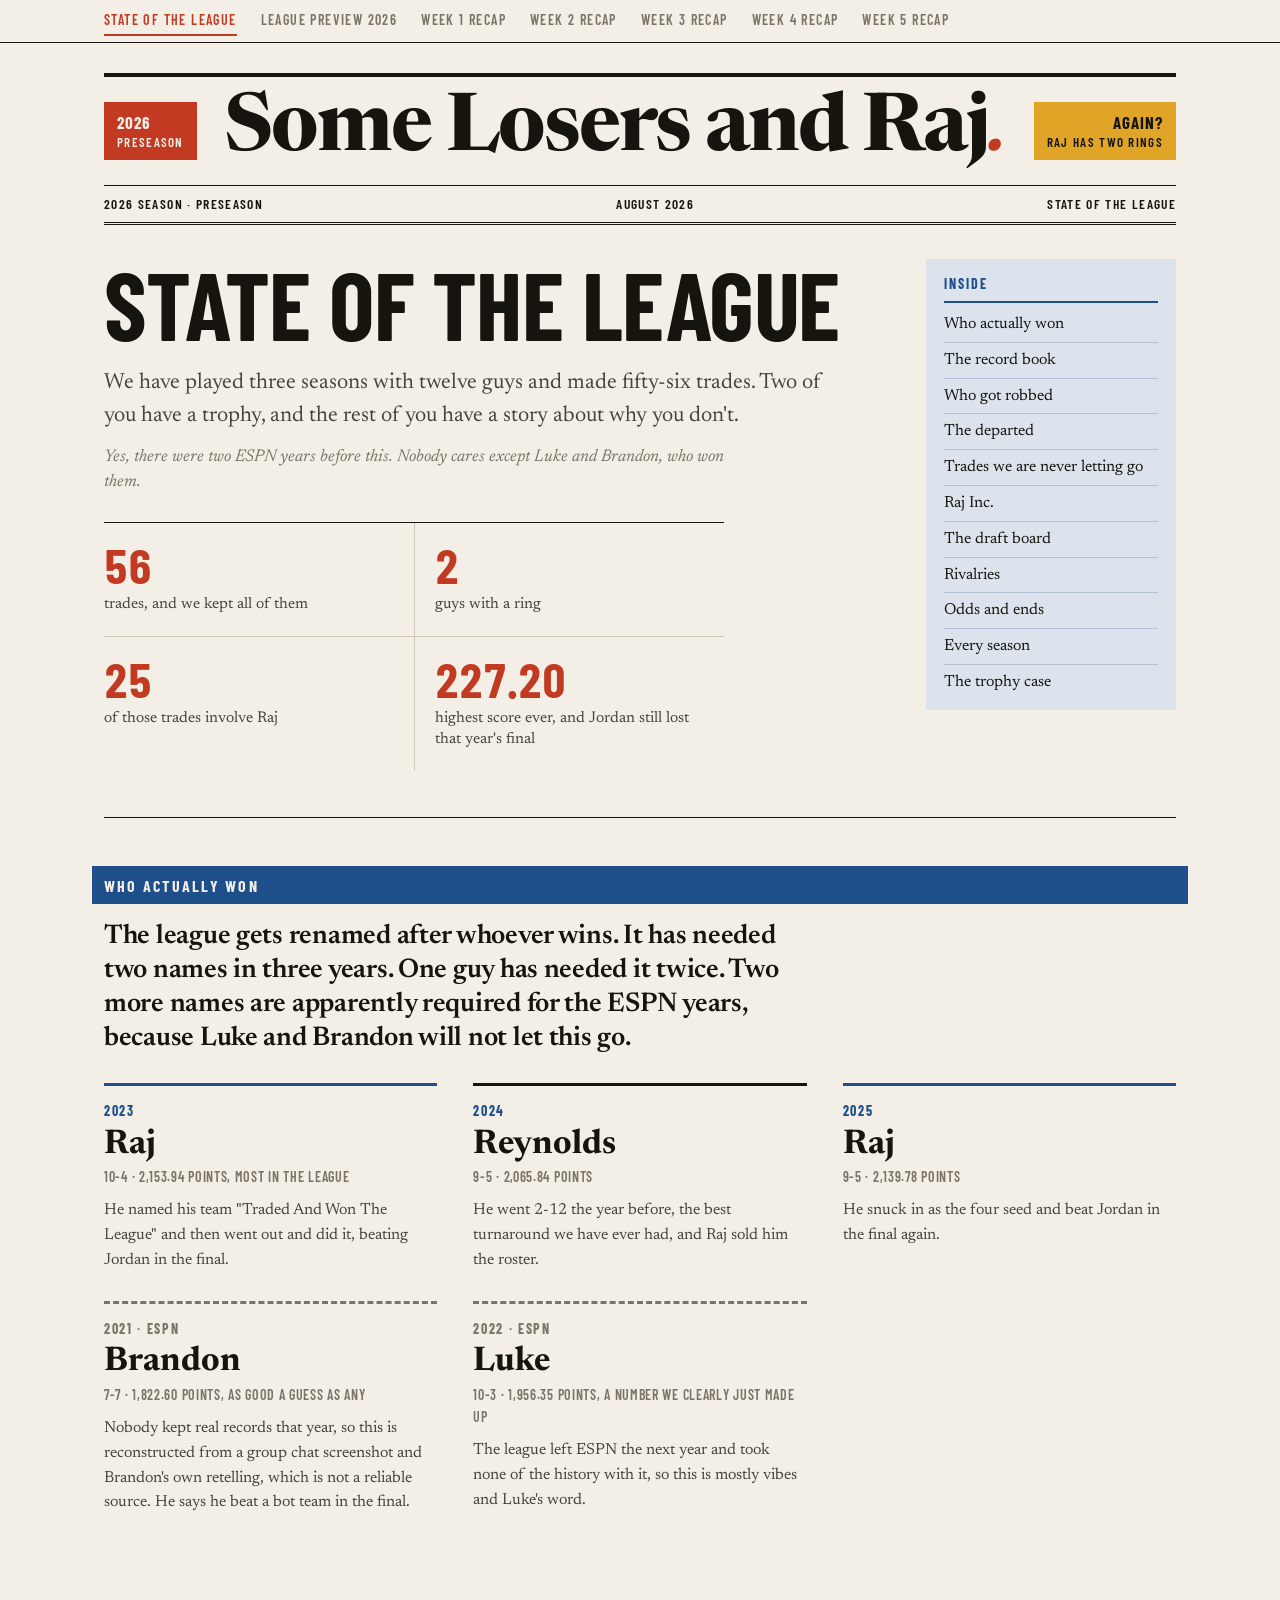
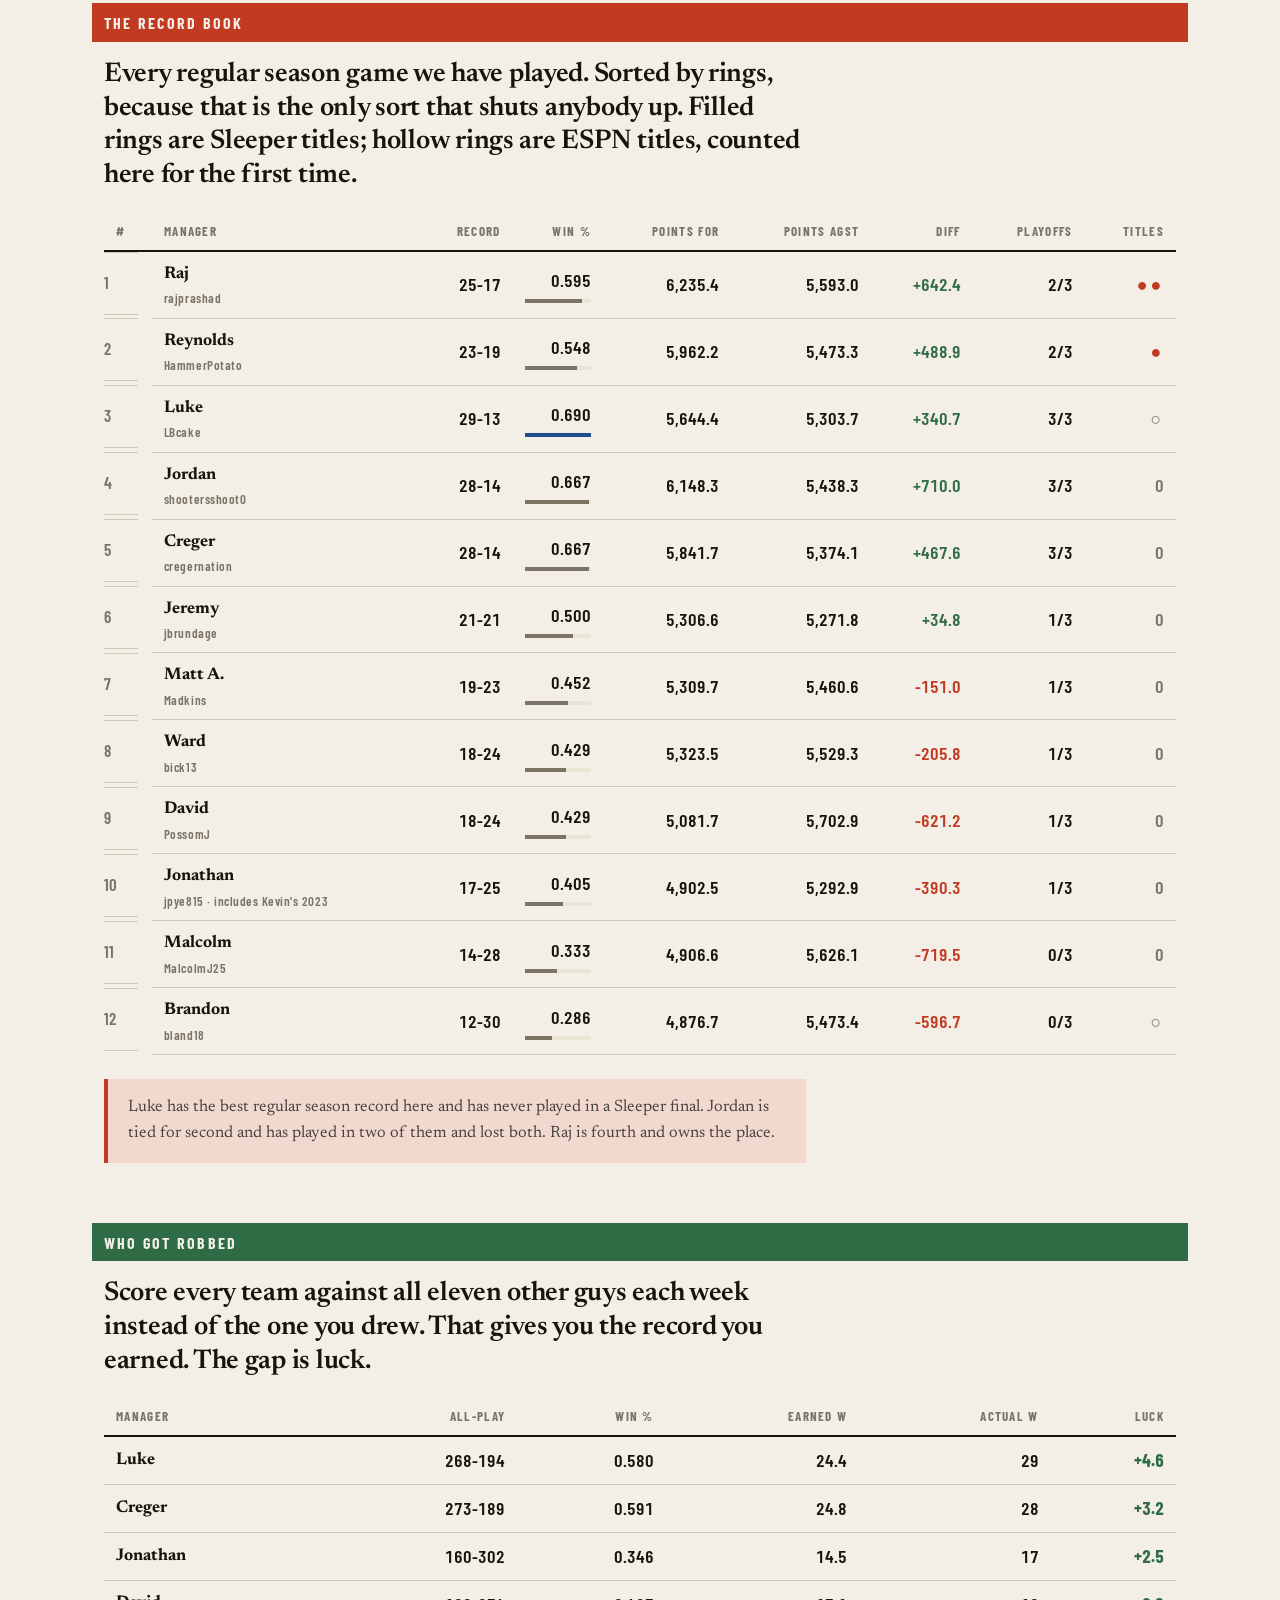
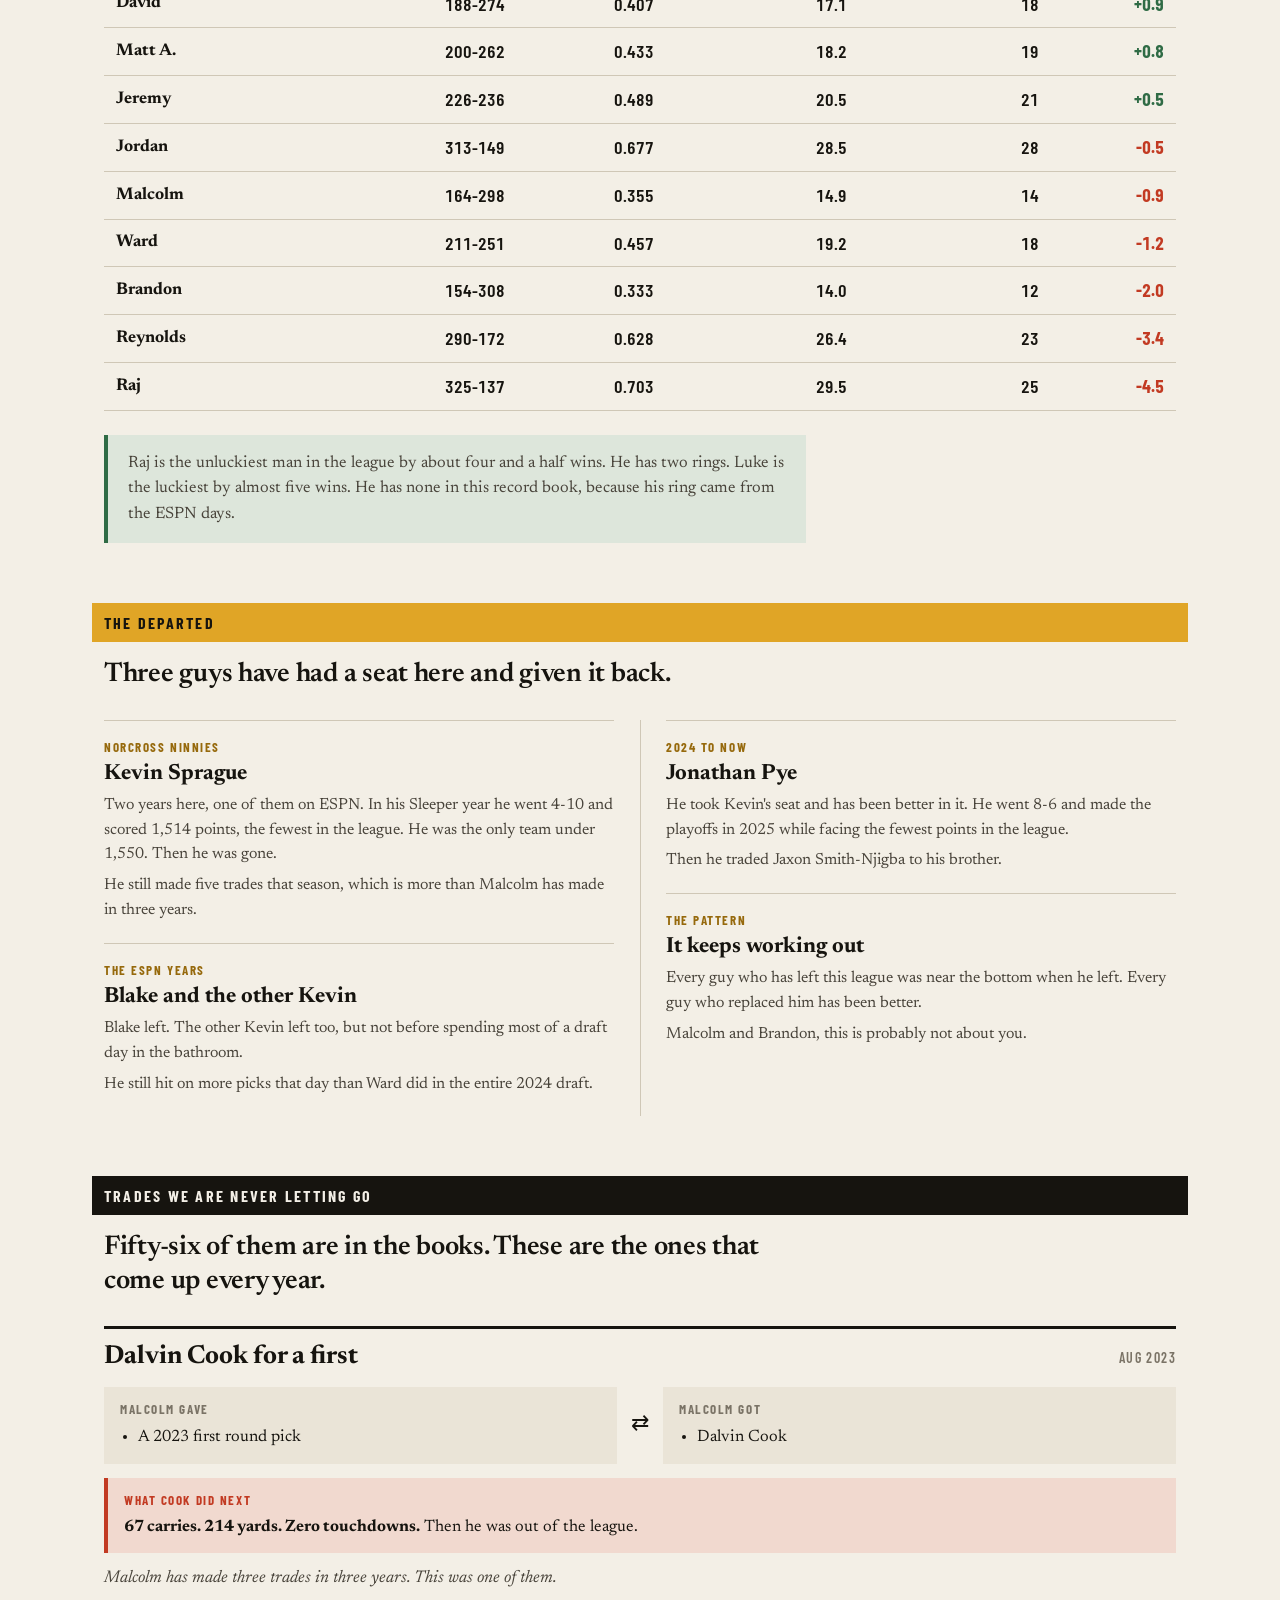
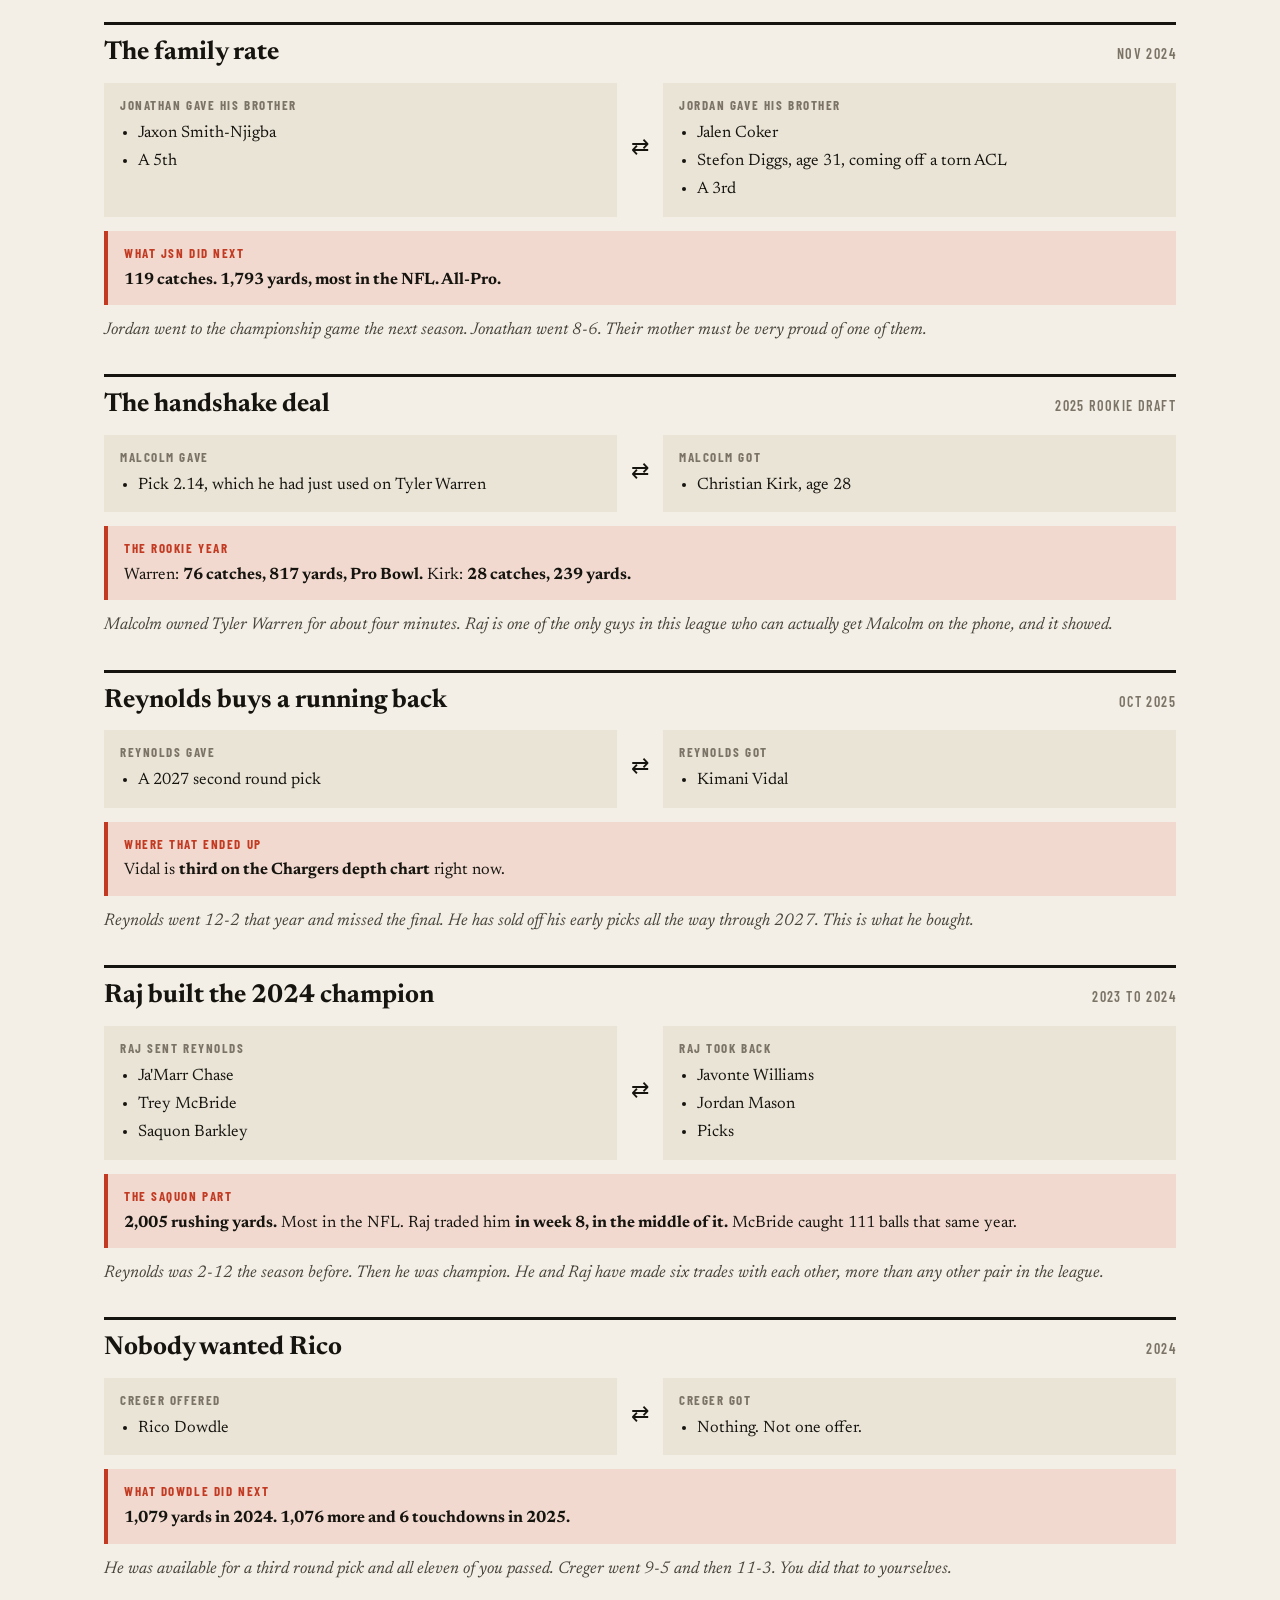
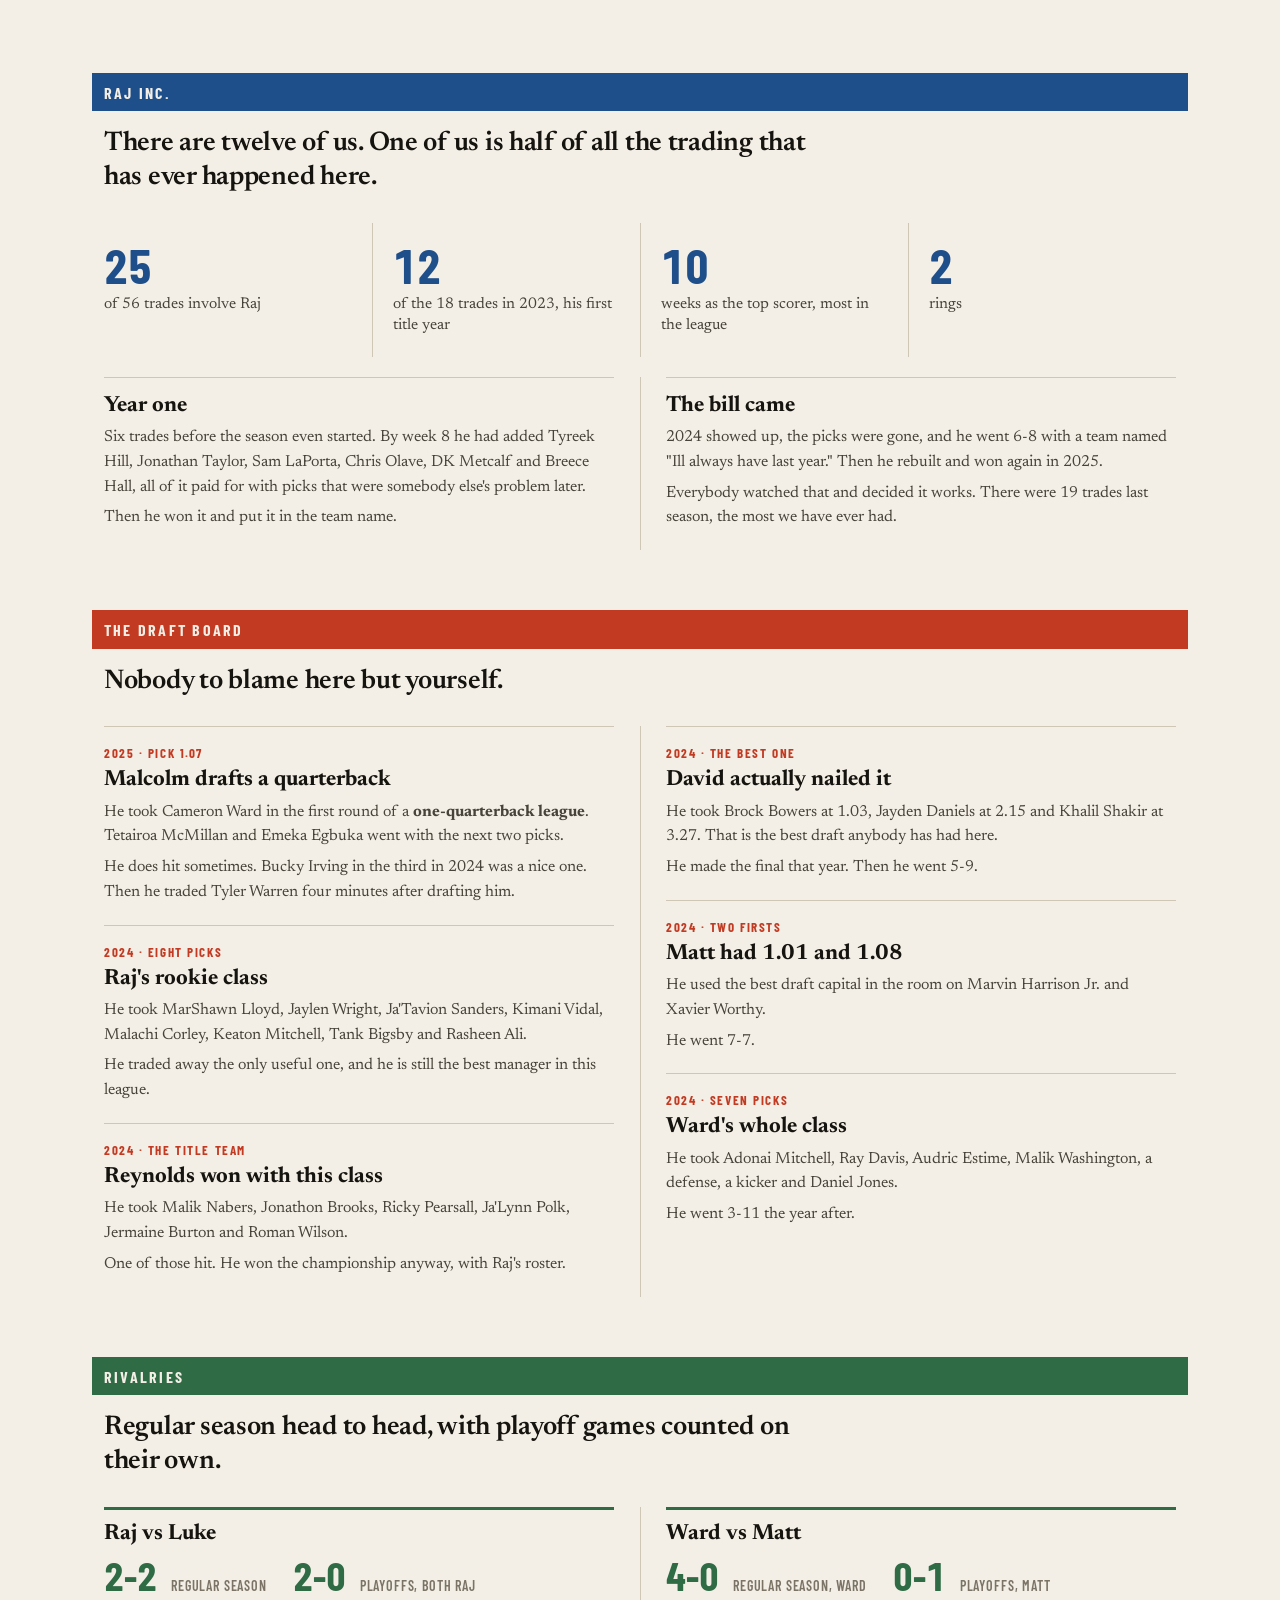
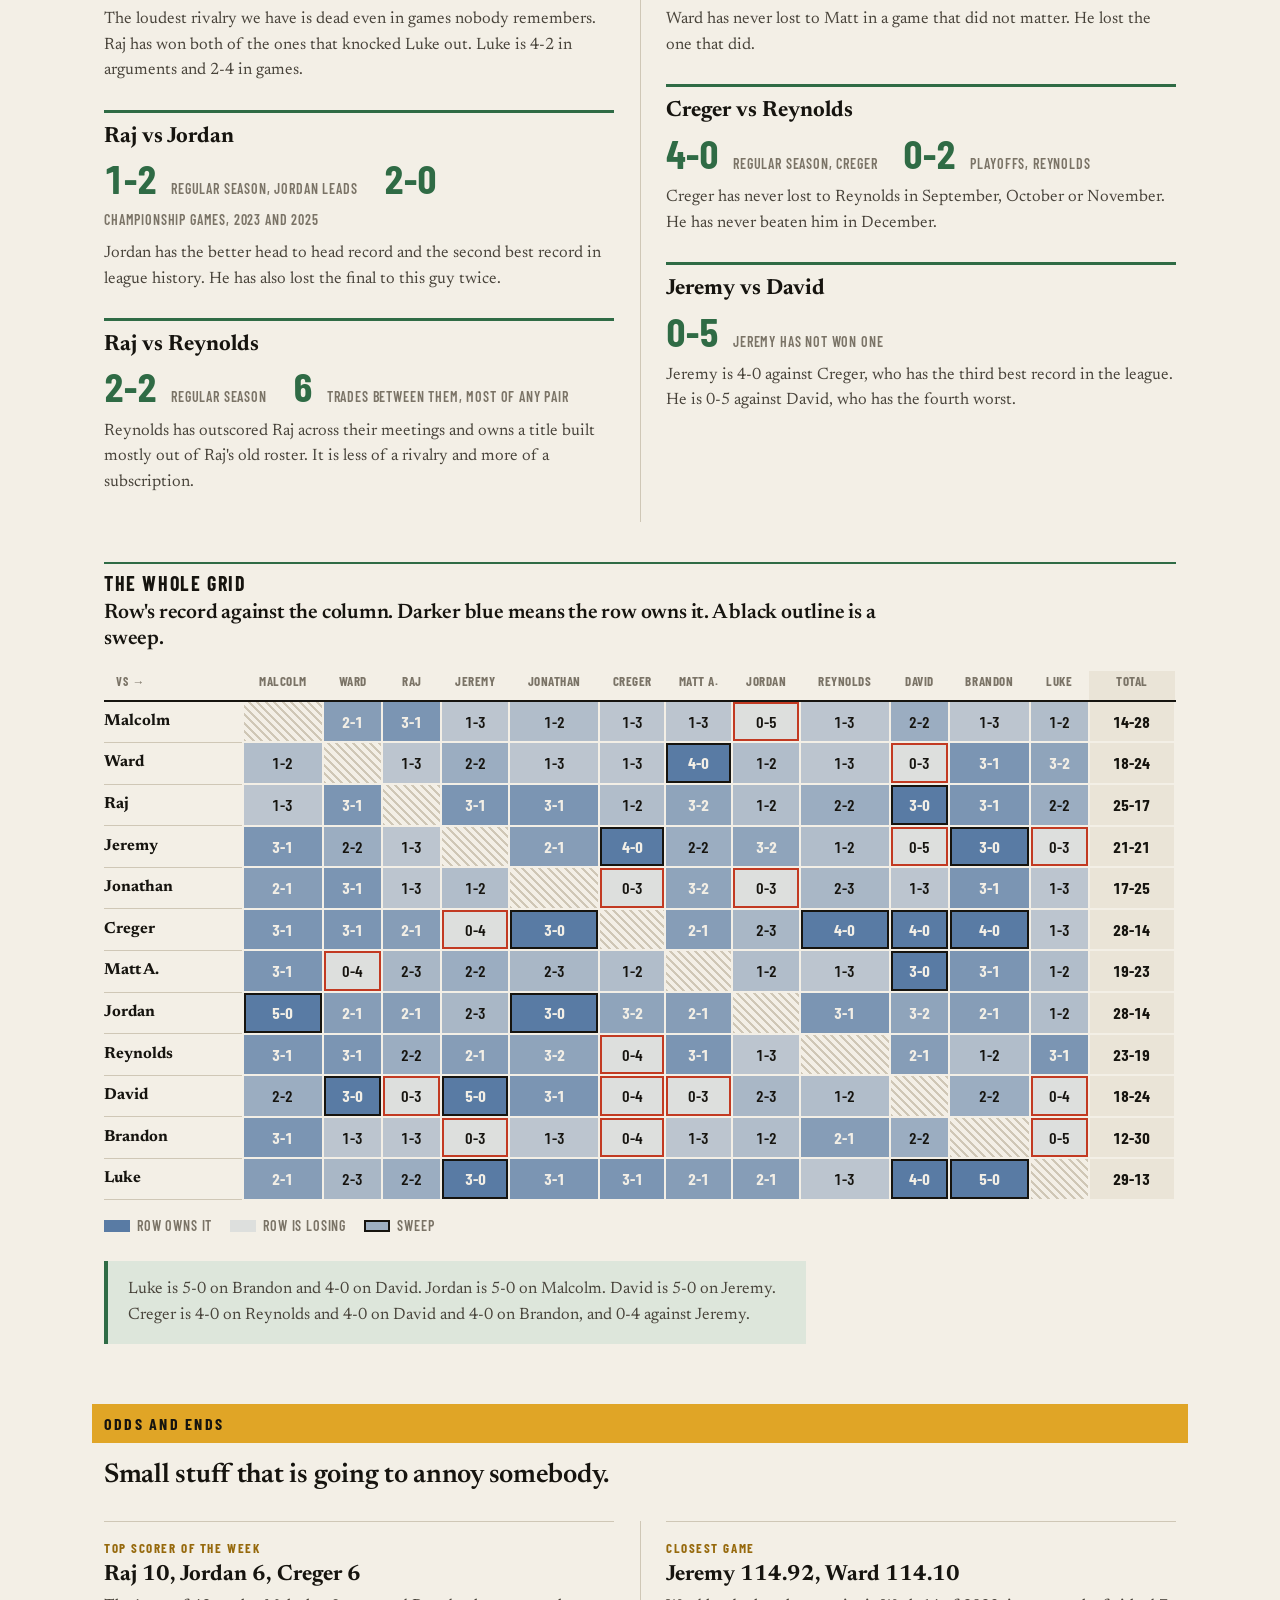
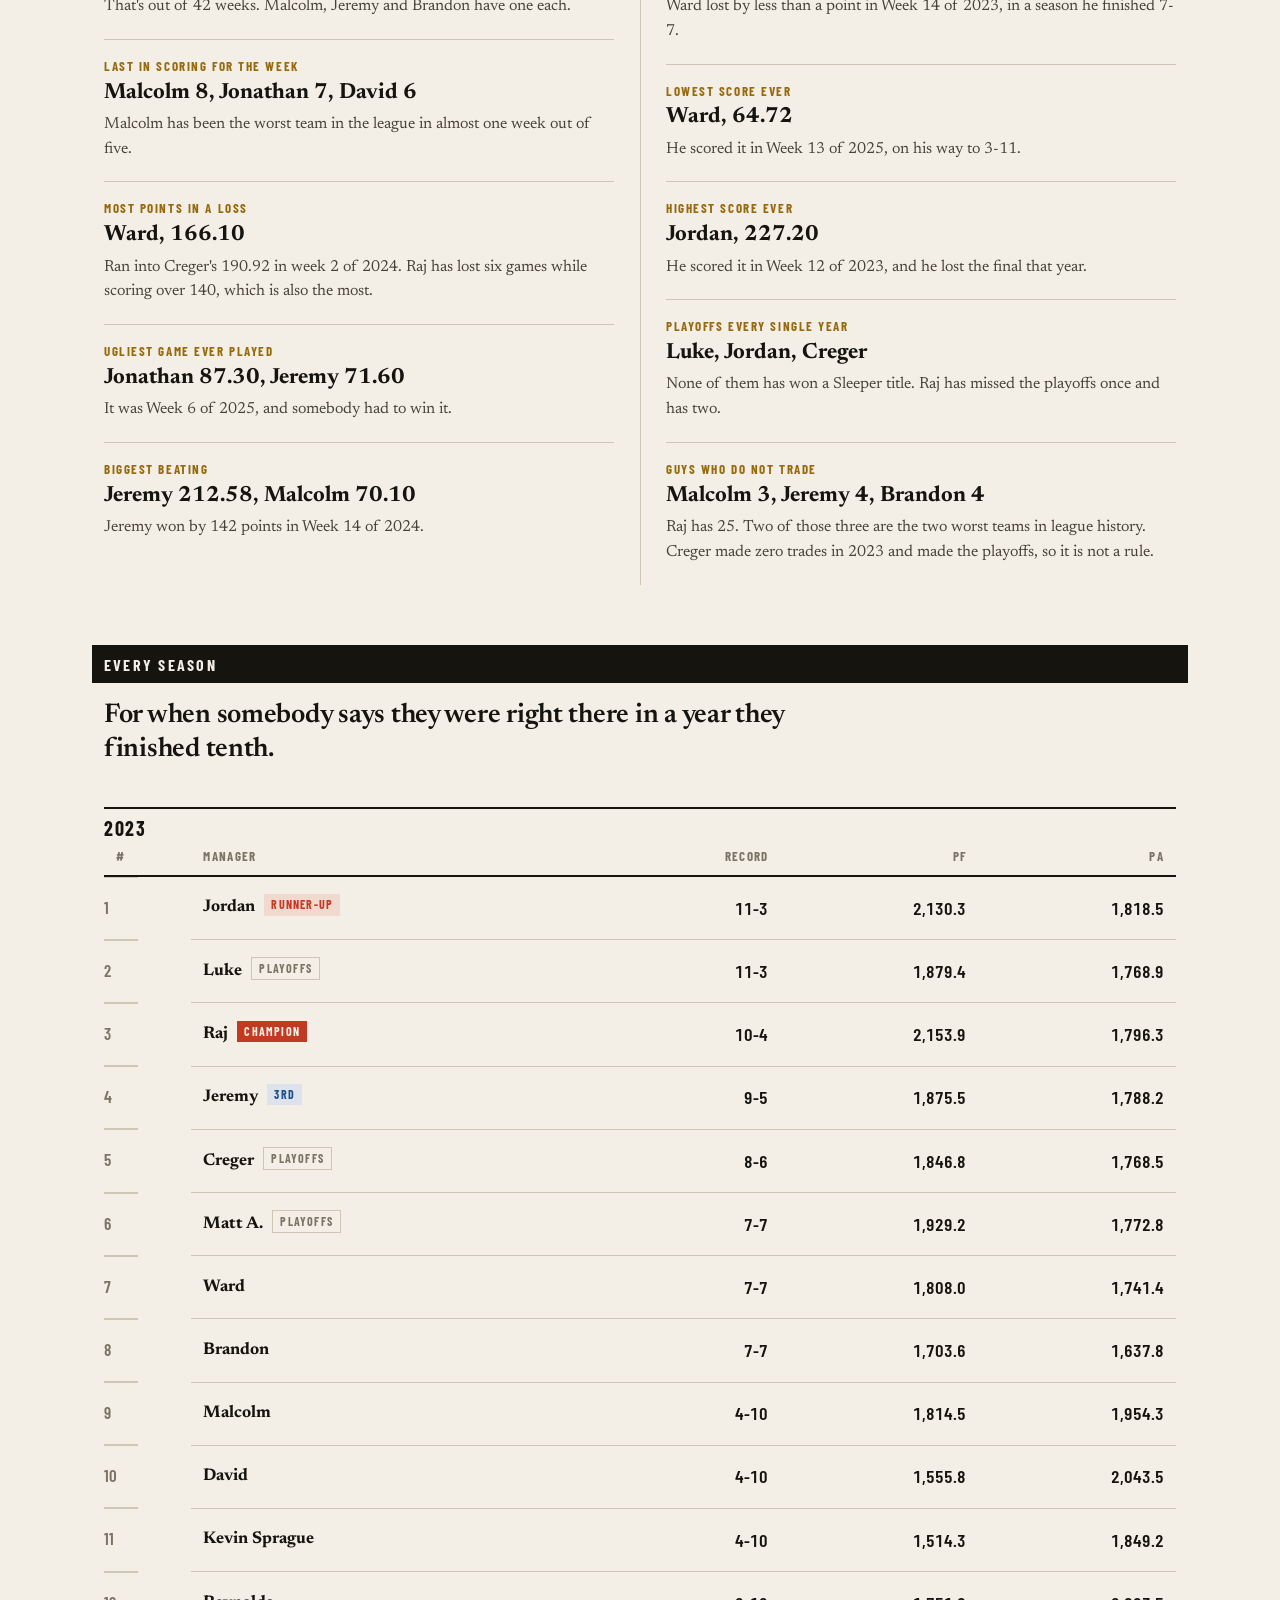
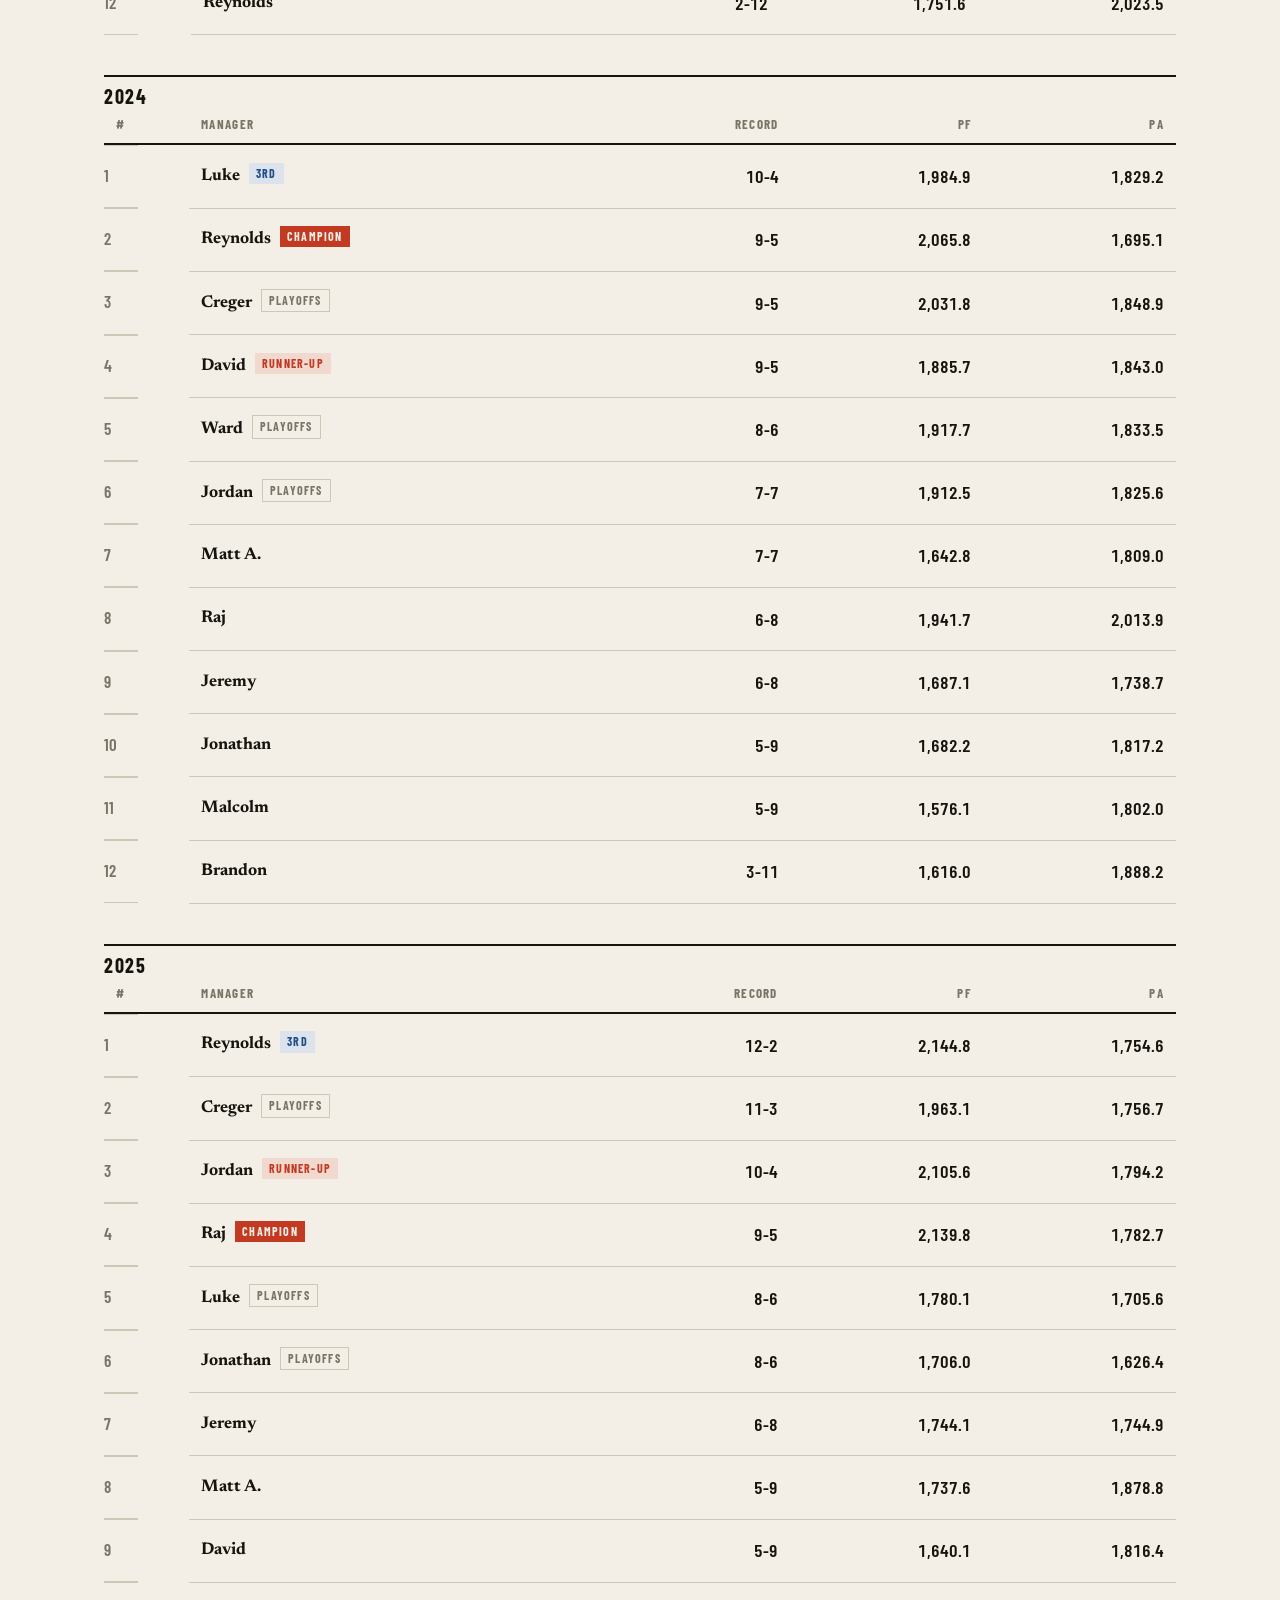
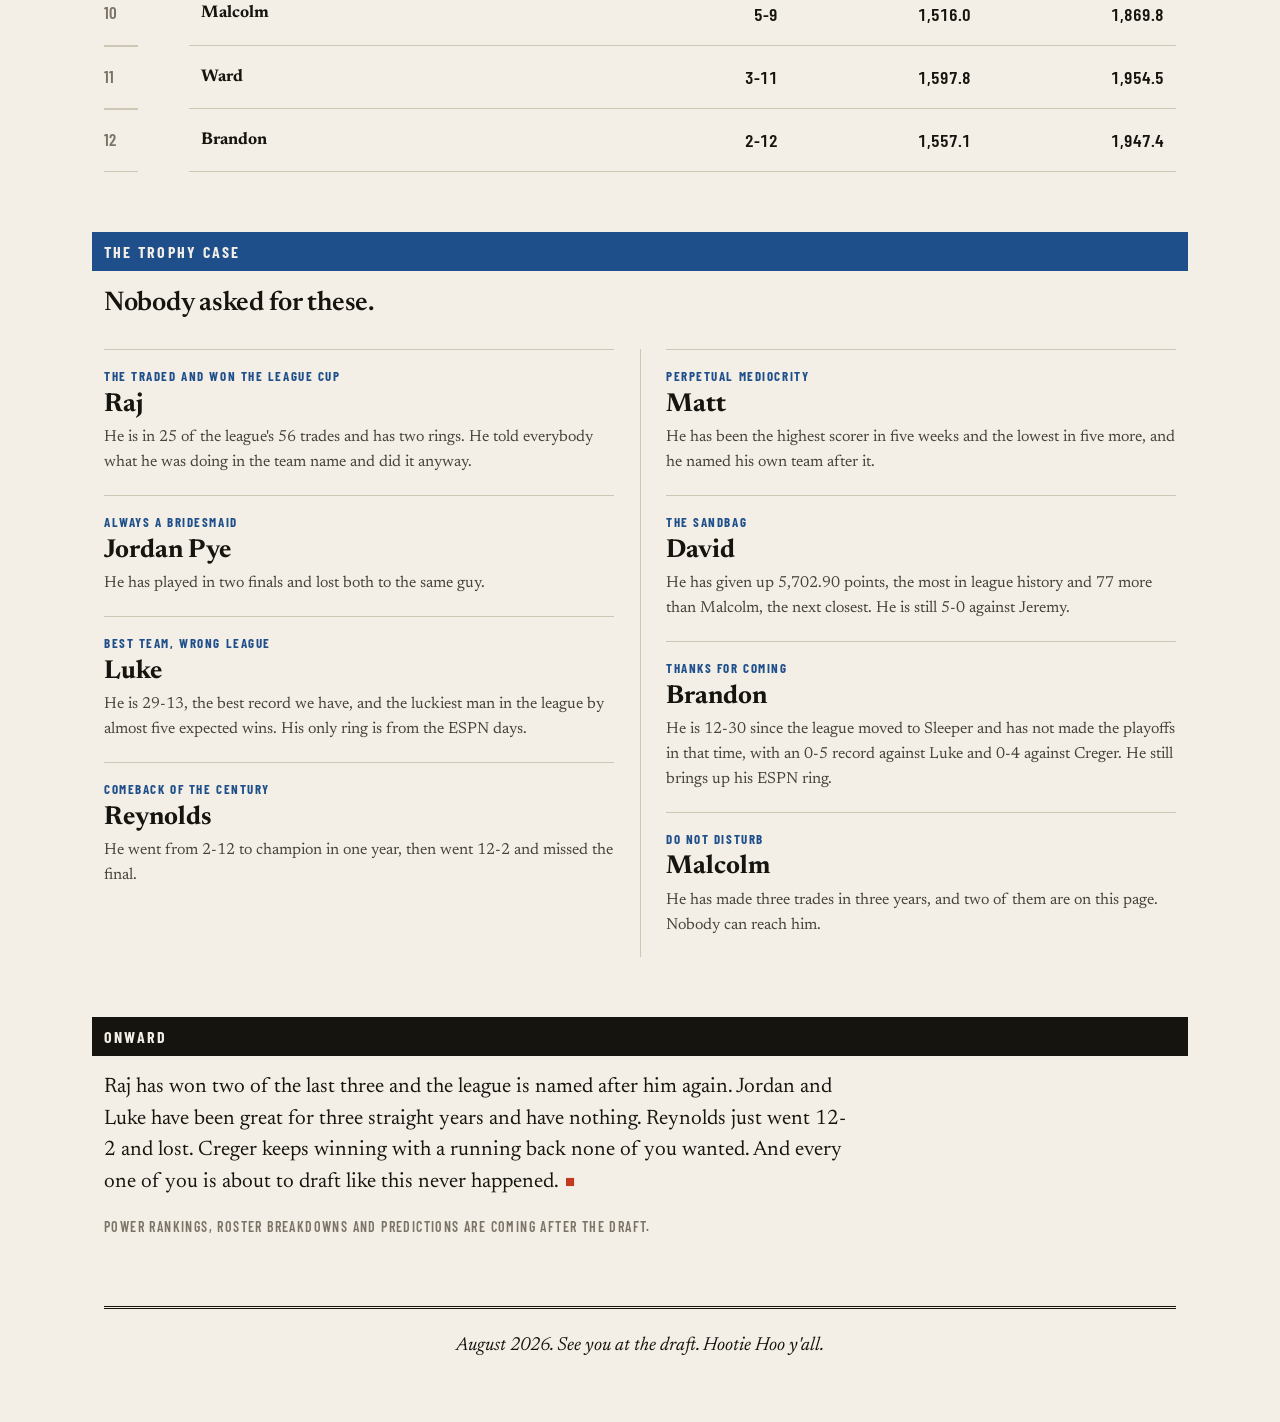
<file: index.html>
<!DOCTYPE html>
<html lang="en">
<head>
<meta charset="utf-8">
<meta name="viewport" content="width=device-width, initial-scale=1">
<title>State of the League 2026 - some losers and Raj. Again?</title>
<link rel="preconnect" href="https://fonts.googleapis.com">
<link rel="preconnect" href="https://fonts.gstatic.com" crossorigin>
<link href="https://fonts.googleapis.com/css2?family=Barlow+Condensed:wght@500;600;700&family=Newsreader:ital,opsz,wght@0,6..72,400;0,6..72,500;0,6..72,600;0,6..72,700;1,6..72,400;1,6..72,500&display=swap" rel="stylesheet">
<link rel="stylesheet" href="edition.css">
</head>
<body>

<nav class="nav"><div class="wrap">
  <a href="index.html" class="on">State of the League</a>
  <a href="draft-2026.html">League Preview 2026</a>
  <a href="week-1-recap.html">Week 1 Recap</a>
  <a href="week-2-recap.html">Week 2 Recap</a>
  <a href="week-3-recap.html">Week 3 Recap</a>
  <a href="week-4-recap.html">Week 4 Recap</a>
  <a href="week-5-recap.html">Week 5 Recap</a>
</div></nav>

<!-- ============ MASTHEAD ============ -->
<header class="mast"><div class="wrap">
  <div class="plate">
    <div class="ear"><b>2026</b>Preseason</div>
    <p class="name">Some Losers and Raj<i>.</i></p>
    <div class="ear r"><b>Again?</b>Raj has two rings</div>
  </div>
  <div class="dateline">
    <span>2026 season · Preseason</span>
    <span>August 2026</span>
    <span>State of the League</span>
  </div>
  <div class="banner">
    <div><h1>State of the League</h1>
    <p class="lede">We have played three seasons with twelve guys and made fifty-six trades. Two of you have a trophy, and the rest of you have a story about why you don't.</p>
    <p class="lede aside">Yes, there were two ESPN years before this. Nobody cares except Luke and Brandon, who won them.</p>
    <div class="kpis">
    <div class="kpi"><div class="v">56</div><div class="k">trades, and we kept all of them</div></div>
    <div class="kpi"><div class="v">2</div><div class="k">guys with a ring</div></div>
    <div class="kpi"><div class="v">25</div><div class="k">of those trades involve Raj</div></div>
    <div class="kpi"><div class="v">227.20</div><div class="k">highest score ever, and Jordan still lost that year's final</div></div>
    </div></div>
    <nav class="inside" aria-label="In this edition">
      <h2>Inside</h2>
      <a href="#s1">Who actually won</a>
      <a href="#s2">The record book</a>
      <a href="#s3">Who got robbed</a>
      <a href="#s4">The departed</a>
      <a href="#s5">Trades we are never letting go</a>
      <a href="#s6">Raj Inc.</a>
      <a href="#s7">The draft board</a>
      <a href="#s8">Rivalries</a>
      <a href="#s9">Odds and ends</a>
      <a href="#s10">Every season</a>
      <a href="#s11">The trophy case</a>
    </nav>
  </div>
</div></header>

<!-- ============ CHAMPS ============ -->
<section id="s1" class="c-blue"><div class="wrap">
  <div class="flag">Who actually won</div>
  <p class="deck">The league gets renamed after whoever wins. It has needed two names in three
    years. One guy has needed it twice. Two more names are apparently required for the ESPN
    years, because Luke and Brandon will not let this go.</p>
  <div class="champs">
    <div class="champ two">
      <div class="yr">2023</div><div class="who">Raj</div>
      <div class="rec">10-4 · 2,153.94 points, most in the league</div>
      <p>He named his team "Traded And Won The League" and then went out and did it, beating Jordan in the final.</p>
    </div>
    <div class="champ">
      <div class="yr">2024</div><div class="who">Reynolds</div>
      <div class="rec">9-5 · 2,065.84 points</div>
      <p>He went 2-12 the year before, the best turnaround we have ever had, and Raj sold him the roster.</p>
    </div>
    <div class="champ two">
      <div class="yr">2025</div><div class="who">Raj</div>
      <div class="rec">9-5 · 2,139.78 points</div>
      <p>He snuck in as the four seed and beat Jordan in the final again.</p>
    </div>
    <div class="champ espn">
      <div class="yr">2021 · ESPN</div><div class="who">Brandon</div>
      <div class="rec">7-7 · 1,822.60 points, as good a guess as any</div>
      <p>Nobody kept real records that year, so this is reconstructed from a group chat
        screenshot and Brandon's own retelling, which is not a reliable source. He says he beat a bot team in the final.</p>
    </div>
    <div class="champ espn">
      <div class="yr">2022 · ESPN</div><div class="who">Luke</div>
      <div class="rec">10-3 · 1,956.35 points, a number we clearly just made up</div>
      <p>The league left ESPN the next year and took none of the history with it, so this is
        mostly vibes and Luke's word.</p>
    </div>
  </div>
</div></section>

<!-- ============ RECORD BOOK ============ -->
<section id="s2" class="c-red"><div class="wrap">
  <div class="flag">The record book</div>
  <p class="deck">Every regular season game we have played. Sorted by rings, because that is
    the only sort that shuts anybody up. Filled rings are Sleeper titles; hollow rings are
    ESPN titles, counted here for the first time.</p>
  <div class="tablewrap"><table>
    <thead><tr>
      <th>#</th><th>Manager</th><th class="num">Record</th><th class="num">Win %</th>
      <th class="num">Points For</th><th class="num">Points Agst</th><th class="num">Diff</th>
      <th class="num">Playoffs</th><th class="num">Titles</th>
    </tr></thead>
    <tbody>
<tr>
<td class="rk">1</td>
<td class="who"><b>Raj</b><span class="hd">rajprashad</span></td>
<td class="num">25-17</td>
<td class="num">0.595<span class="bar"><i style="width:86.2%;background:var(--ink-3)"></i></span></td>
<td class="num">6,235.4</td>
<td class="num">5,593.0</td>
<td class="num pos">+642.4</td>
<td class="num">2/3</td>
<td class="num rings">●●</td>
</tr>
<tr>
<td class="rk">2</td>
<td class="who"><b>Reynolds</b><span class="hd">HammerPotato</span></td>
<td class="num">23-19</td>
<td class="num">0.548<span class="bar"><i style="width:79.3%;background:var(--ink-3)"></i></span></td>
<td class="num">5,962.2</td>
<td class="num">5,473.3</td>
<td class="num pos">+488.9</td>
<td class="num">2/3</td>
<td class="num rings">●</td>
</tr>
<tr>
<td class="rk">3</td>
<td class="who"><b>Luke</b><span class="hd">LBcake</span></td>
<td class="num">29-13</td>
<td class="num">0.690<span class="bar"><i style="width:100.0%;background:var(--blue)"></i></span></td>
<td class="num">5,644.4</td>
<td class="num">5,303.7</td>
<td class="num pos">+340.7</td>
<td class="num">3/3</td>
<td class="num rings"><span class="espn" title="ESPN championship, not a Sleeper title">○</span></td>
</tr>
<tr>
<td class="rk">4</td>
<td class="who"><b>Jordan</b><span class="hd">shootersshoot0</span></td>
<td class="num">28-14</td>
<td class="num">0.667<span class="bar"><i style="width:96.6%;background:var(--ink-3)"></i></span></td>
<td class="num">6,148.3</td>
<td class="num">5,438.3</td>
<td class="num pos">+710.0</td>
<td class="num">3/3</td>
<td class="num rings zero">0</td>
</tr>
<tr>
<td class="rk">5</td>
<td class="who"><b>Creger</b><span class="hd">cregernation</span></td>
<td class="num">28-14</td>
<td class="num">0.667<span class="bar"><i style="width:96.6%;background:var(--ink-3)"></i></span></td>
<td class="num">5,841.7</td>
<td class="num">5,374.1</td>
<td class="num pos">+467.6</td>
<td class="num">3/3</td>
<td class="num rings zero">0</td>
</tr>
<tr>
<td class="rk">6</td>
<td class="who"><b>Jeremy</b><span class="hd">jbrundage</span></td>
<td class="num">21-21</td>
<td class="num">0.500<span class="bar"><i style="width:72.4%;background:var(--ink-3)"></i></span></td>
<td class="num">5,306.6</td>
<td class="num">5,271.8</td>
<td class="num pos">+34.8</td>
<td class="num">1/3</td>
<td class="num rings zero">0</td>
</tr>
<tr>
<td class="rk">7</td>
<td class="who"><b>Matt A.</b><span class="hd">Madkins</span></td>
<td class="num">19-23</td>
<td class="num">0.452<span class="bar"><i style="width:65.5%;background:var(--ink-3)"></i></span></td>
<td class="num">5,309.7</td>
<td class="num">5,460.6</td>
<td class="num neg">-151.0</td>
<td class="num">1/3</td>
<td class="num rings zero">0</td>
</tr>
<tr>
<td class="rk">8</td>
<td class="who"><b>Ward</b><span class="hd">bick13</span></td>
<td class="num">18-24</td>
<td class="num">0.429<span class="bar"><i style="width:62.1%;background:var(--ink-3)"></i></span></td>
<td class="num">5,323.5</td>
<td class="num">5,529.3</td>
<td class="num neg">-205.8</td>
<td class="num">1/3</td>
<td class="num rings zero">0</td>
</tr>
<tr>
<td class="rk">9</td>
<td class="who"><b>David</b><span class="hd">PossomJ</span></td>
<td class="num">18-24</td>
<td class="num">0.429<span class="bar"><i style="width:62.1%;background:var(--ink-3)"></i></span></td>
<td class="num">5,081.7</td>
<td class="num">5,702.9</td>
<td class="num neg">-621.2</td>
<td class="num">1/3</td>
<td class="num rings zero">0</td>
</tr>
<tr>
<td class="rk">10</td>
<td class="who"><b>Jonathan</b><span class="hd">jpye815 · includes Kevin&#x27;s 2023</span></td>
<td class="num">17-25</td>
<td class="num">0.405<span class="bar"><i style="width:58.6%;background:var(--ink-3)"></i></span></td>
<td class="num">4,902.5</td>
<td class="num">5,292.9</td>
<td class="num neg">-390.3</td>
<td class="num">1/3</td>
<td class="num rings zero">0</td>
</tr>
<tr>
<td class="rk">11</td>
<td class="who"><b>Malcolm</b><span class="hd">MalcolmJ25</span></td>
<td class="num">14-28</td>
<td class="num">0.333<span class="bar"><i style="width:48.3%;background:var(--ink-3)"></i></span></td>
<td class="num">4,906.6</td>
<td class="num">5,626.1</td>
<td class="num neg">-719.5</td>
<td class="num">0/3</td>
<td class="num rings zero">0</td>
</tr>
<tr>
<td class="rk">12</td>
<td class="who"><b>Brandon</b><span class="hd">bland18</span></td>
<td class="num">12-30</td>
<td class="num">0.286<span class="bar"><i style="width:41.4%;background:var(--ink-3)"></i></span></td>
<td class="num">4,876.7</td>
<td class="num">5,473.4</td>
<td class="num neg">-596.7</td>
<td class="num">0/3</td>
<td class="num rings"><span class="espn" title="ESPN championship, not a Sleeper title">○</span></td>
</tr>
    </tbody>
  </table></div>
  <div class="note">
    Luke has the best regular season record here and has never played in a Sleeper final. Jordan is tied for second and has played in two of them and lost both. Raj is fourth and owns the place.
  </div>
</div></section>

<!-- ============ LUCK ============ -->
<section id="s3" class="c-green"><div class="wrap">
  <div class="flag">Who got robbed</div>
  <p class="deck">Score every team against all eleven other guys each week instead of the one
    you drew. That gives you the record you earned. The gap is luck.</p>
  <div class="tablewrap"><table>
    <thead><tr>
      <th>Manager</th><th class="num">All-play</th><th class="num">Win %</th>
      <th class="num">Earned W</th><th class="num">Actual W</th><th class="num">Luck</th>
    </tr></thead>
    <tbody>
<tr><td class="who"><b>Luke</b></td>
<td class="num">268-194</td><td class="num">0.580</td>
<td class="num">24.4</td><td class="num">29</td>
<td class="num pos"><b>+4.6</b></td></tr>
<tr><td class="who"><b>Creger</b></td>
<td class="num">273-189</td><td class="num">0.591</td>
<td class="num">24.8</td><td class="num">28</td>
<td class="num pos"><b>+3.2</b></td></tr>
<tr><td class="who"><b>Jonathan</b></td>
<td class="num">160-302</td><td class="num">0.346</td>
<td class="num">14.5</td><td class="num">17</td>
<td class="num pos"><b>+2.5</b></td></tr>
<tr><td class="who"><b>David</b></td>
<td class="num">188-274</td><td class="num">0.407</td>
<td class="num">17.1</td><td class="num">18</td>
<td class="num pos"><b>+0.9</b></td></tr>
<tr><td class="who"><b>Matt A.</b></td>
<td class="num">200-262</td><td class="num">0.433</td>
<td class="num">18.2</td><td class="num">19</td>
<td class="num pos"><b>+0.8</b></td></tr>
<tr><td class="who"><b>Jeremy</b></td>
<td class="num">226-236</td><td class="num">0.489</td>
<td class="num">20.5</td><td class="num">21</td>
<td class="num pos"><b>+0.5</b></td></tr>
<tr><td class="who"><b>Jordan</b></td>
<td class="num">313-149</td><td class="num">0.677</td>
<td class="num">28.5</td><td class="num">28</td>
<td class="num neg"><b>-0.5</b></td></tr>
<tr><td class="who"><b>Malcolm</b></td>
<td class="num">164-298</td><td class="num">0.355</td>
<td class="num">14.9</td><td class="num">14</td>
<td class="num neg"><b>-0.9</b></td></tr>
<tr><td class="who"><b>Ward</b></td>
<td class="num">211-251</td><td class="num">0.457</td>
<td class="num">19.2</td><td class="num">18</td>
<td class="num neg"><b>-1.2</b></td></tr>
<tr><td class="who"><b>Brandon</b></td>
<td class="num">154-308</td><td class="num">0.333</td>
<td class="num">14.0</td><td class="num">12</td>
<td class="num neg"><b>-2.0</b></td></tr>
<tr><td class="who"><b>Reynolds</b></td>
<td class="num">290-172</td><td class="num">0.628</td>
<td class="num">26.4</td><td class="num">23</td>
<td class="num neg"><b>-3.4</b></td></tr>
<tr><td class="who"><b>Raj</b></td>
<td class="num">325-137</td><td class="num">0.703</td>
<td class="num">29.5</td><td class="num">25</td>
<td class="num neg"><b>-4.5</b></td></tr>
    </tbody>
  </table></div>
  <div class="note">
    Raj is the unluckiest man in the league by about four and a half wins. He has two rings.
    Luke is the luckiest by almost five wins. He has none in this record book, because his ring came from the ESPN days.
  </div>
</div></section>

<!-- ============ DEPARTED ============ -->
<section id="s4" class="c-gold"><div class="wrap">
  <div class="flag">The departed</div>
  <p class="deck">Three guys have had a seat here and given it back.</p>
  <div class="cards">
    <div class="card">
      <div class="meta">NORCROSS NINNIES</div>
      <h3>Kevin Sprague</h3>
      <p>Two years here, one of them on ESPN. In his Sleeper year he went 4-10 and scored
        1,514 points, the fewest in the league. He was the only team under 1,550. Then he was
        gone.</p>
      <p>He still made five trades that season, which is more than Malcolm has made in three
        years.</p>
    </div>
    <div class="card">
      <div class="meta">THE ESPN YEARS</div>
      <h3>Blake and the other Kevin</h3>
      <p>Blake left. The other Kevin left too, but not before spending most of a draft day in
        the bathroom.</p>
      <p>He still hit on more picks that day than Ward did in the entire 2024 draft.</p>
    </div>
    <div class="card">
      <div class="meta">2024 TO NOW</div>
      <h3>Jonathan Pye</h3>
      <p>He took Kevin's seat and has been better in it. He went 8-6 and made the playoffs in 2025 while facing the fewest points in the league.</p>
      <p>Then he traded Jaxon Smith-Njigba to his brother.</p>
    </div>
    <div class="card">
      <div class="meta">THE PATTERN</div>
      <h3>It keeps working out</h3>
      <p>Every guy who has left this league was near the bottom when he left. Every guy who
        replaced him has been better.</p>
      <p>Malcolm and Brandon, this is probably not about you.</p>
    </div>
  </div>
</div></section>
<!-- ============ TRADES ============ -->
<section id="s5"><div class="wrap">
  <div class="flag">Trades we are never letting go</div>
  <p class="deck">Fifty-six of them are in the books. These are the ones that come up every year.</p>

  <div class="trade">
    <div class="hd"><div class="ttl">Dalvin Cook for a first</div><div class="date">AUG 2023</div></div>
    <div class="swap">
      <div class="side"><div class="lbl">Malcolm gave</div><ul><li>A 2023 first round pick</li></ul></div>
      <div class="arrow">⇄</div>
      <div class="side got"><div class="lbl">Malcolm got</div><ul><li>Dalvin Cook</li></ul></div>
    </div>
    <div class="receipt"><span class="rl">What Cook did next</span>
      <b>67 carries. 214 yards. Zero touchdowns.</b> Then he was out of the league.</div>
    <p class="kick">Malcolm has made three trades in three years. This was one of them.</p>
  </div>

  <div class="trade">
    <div class="hd"><div class="ttl">The family rate</div><div class="date">NOV 2024</div></div>
    <div class="swap">
      <div class="side"><div class="lbl">Jonathan gave his brother</div><ul><li>Jaxon Smith-Njigba</li><li>A 5th</li></ul></div>
      <div class="arrow">⇄</div>
      <div class="side got"><div class="lbl">Jordan gave his brother</div><ul><li>Jalen Coker</li><li>Stefon Diggs, age 31, coming off a torn ACL</li><li>A 3rd</li></ul></div>
    </div>
    <div class="receipt"><span class="rl">What JSN did next</span>
      <b>119 catches. 1,793 yards, most in the NFL. All-Pro.</b></div>
    <p class="kick">Jordan went to the championship game the next season. Jonathan went 8-6.
      Their mother must be very proud of one of them.</p>
  </div>

  <div class="trade">
    <div class="hd"><div class="ttl">The handshake deal</div><div class="date">2025 ROOKIE DRAFT</div></div>
    <div class="swap">
      <div class="side"><div class="lbl">Malcolm gave</div><ul><li>Pick 2.14, which he had just used on Tyler Warren</li></ul></div>
      <div class="arrow">⇄</div>
      <div class="side got"><div class="lbl">Malcolm got</div><ul><li>Christian Kirk, age 28</li></ul></div>
    </div>
    <div class="receipt"><span class="rl">The rookie year</span>
      Warren: <b>76 catches, 817 yards, Pro Bowl.</b> Kirk: <b>28 catches, 239 yards.</b></div>
    <p class="kick">Malcolm owned Tyler Warren for about four minutes. Raj is one of the only
      guys in this league who can actually get Malcolm on the phone, and it showed.</p>
  </div>

  <div class="trade">
    <div class="hd"><div class="ttl">Reynolds buys a running back</div><div class="date">OCT 2025</div></div>
    <div class="swap">
      <div class="side"><div class="lbl">Reynolds gave</div><ul><li>A 2027 second round pick</li></ul></div>
      <div class="arrow">⇄</div>
      <div class="side got"><div class="lbl">Reynolds got</div><ul><li>Kimani Vidal</li></ul></div>
    </div>
    <div class="receipt"><span class="rl">Where that ended up</span>
      Vidal is <b>third on the Chargers depth chart</b> right now.</div>
    <p class="kick">Reynolds went 12-2 that year and missed the final. He has sold off his
      early picks all the way through 2027. This is what he bought.</p>
  </div>

  <div class="trade">
    <div class="hd"><div class="ttl">Raj built the 2024 champion</div><div class="date">2023 TO 2024</div></div>
    <div class="swap">
      <div class="side"><div class="lbl">Raj sent Reynolds</div><ul><li>Ja'Marr Chase</li><li>Trey McBride</li><li>Saquon Barkley</li></ul></div>
      <div class="arrow">⇄</div>
      <div class="side got"><div class="lbl">Raj took back</div><ul><li>Javonte Williams</li><li>Jordan Mason</li><li>Picks</li></ul></div>
    </div>
    <div class="receipt"><span class="rl">The Saquon part</span>
      <b>2,005 rushing yards.</b> Most in the NFL. Raj traded him <b>in week 8, in the middle
      of it.</b> McBride caught 111 balls that same year.</div>
    <p class="kick">Reynolds was 2-12 the season before. Then he was champion. He and Raj have
      made six trades with each other, more than any other pair in the league.</p>
  </div>

  <div class="trade">
    <div class="hd"><div class="ttl">Nobody wanted Rico</div><div class="date">2024</div></div>
    <div class="swap">
      <div class="side"><div class="lbl">Creger offered</div><ul><li>Rico Dowdle</li></ul></div>
      <div class="arrow">⇄</div>
      <div class="side got"><div class="lbl">Creger got</div><ul><li>Nothing. Not one offer.</li></ul></div>
    </div>
    <div class="receipt"><span class="rl">What Dowdle did next</span>
      <b>1,079 yards in 2024. 1,076 more and 6 touchdowns in 2025.</b></div>
    <p class="kick">He was available for a third round pick and all eleven of you passed.
      Creger went 9-5 and then 11-3. You did that to yourselves.</p>
  </div>
</div></section>

<!-- ============ RAJ ============ -->
<section id="s6" class="c-blue"><div class="wrap">
  <div class="flag">Raj Inc.</div>
  <p class="deck">There are twelve of us. One of us is half of all the trading that has ever
    happened here.</p>
  <div class="kpis" style="margin-top:0">
    <div class="kpi"><div class="v">25</div><div class="k">of 56 trades involve Raj</div></div>
    <div class="kpi"><div class="v">12</div><div class="k">of the 18 trades in 2023, his first title year</div></div>
    <div class="kpi"><div class="v">10</div><div class="k">weeks as the top scorer, most in the league</div></div>
    <div class="kpi"><div class="v">2</div><div class="k">rings</div></div>
  </div>
  <div class="cards" style="margin-top:20px">
    <div class="card">
      <h3>Year one</h3>
      <p>Six trades before the season even started. By week 8 he had added Tyreek Hill,
        Jonathan Taylor, Sam LaPorta, Chris Olave, DK Metcalf and Breece Hall, all of it paid
        for with picks that were somebody else's problem later.</p>
      <p>Then he won it and put it in the team name.</p>
    </div>
    <div class="card">
      <h3>The bill came</h3>
      <p>2024 showed up, the picks were gone, and he went 6-8 with a team named "Ill always
        have last year." Then he rebuilt and won again in 2025.</p>
      <p>Everybody watched that and decided it works. There were 19 trades last season, the
        most we have ever had.</p>
    </div>
  </div>
</div></section>

<!-- ============ DRAFT ============ -->
<section id="s7" class="c-red"><div class="wrap">
  <div class="flag">The draft board</div>
  <p class="deck">Nobody to blame here but yourself.</p>
  <div class="cards">
    <div class="card">
      <div class="meta">2025 · PICK 1.07</div>
      <h3>Malcolm drafts a quarterback</h3>
      <p>He took Cameron Ward in the first round of a <b>one-quarterback league</b>. Tetairoa
        McMillan and Emeka Egbuka went with the next two picks.</p>
      <p>He does hit sometimes. Bucky Irving in the third in 2024 was a nice one. Then he
        traded Tyler Warren four minutes after drafting him.</p>
    </div>
    <div class="card">
      <div class="meta">2024 · EIGHT PICKS</div>
      <h3>Raj's rookie class</h3>
      <p>He took MarShawn Lloyd, Jaylen Wright, Ja'Tavion Sanders, Kimani Vidal, Malachi Corley, Keaton Mitchell, Tank Bigsby and Rasheen Ali.</p>
      <p>He traded away the only useful one, and he is still the best manager in this league.</p>
    </div>
    <div class="card">
      <div class="meta">2024 · THE TITLE TEAM</div>
      <h3>Reynolds won with this class</h3>
      <p>He took Malik Nabers, Jonathon Brooks, Ricky Pearsall, Ja'Lynn Polk, Jermaine Burton and Roman Wilson.</p>
      <p>One of those hit. He won the championship anyway, with Raj's roster.</p>
    </div>
    <div class="card">
      <div class="meta">2024 · THE BEST ONE</div>
      <h3>David actually nailed it</h3>
      <p>He took Brock Bowers at 1.03, Jayden Daniels at 2.15 and Khalil Shakir at 3.27. That is the best draft anybody has had here.</p>
      <p>He made the final that year. Then he went 5-9.</p>
    </div>
    <div class="card">
      <div class="meta">2024 · TWO FIRSTS</div>
      <h3>Matt had 1.01 and 1.08</h3>
      <p>He used the best draft capital in the room on Marvin Harrison Jr. and Xavier Worthy.</p>
      <p>He went 7-7.</p>
    </div>
    <div class="card">
      <div class="meta">2024 · SEVEN PICKS</div>
      <h3>Ward's whole class</h3>
      <p>He took Adonai Mitchell, Ray Davis, Audric Estime, Malik Washington, a defense, a kicker and Daniel Jones.</p>
      <p>He went 3-11 the year after.</p>
    </div>
  </div>
</div></section>
<!-- ============ RIVALRIES ============ -->
<section id="s8" class="c-green"><div class="wrap">
  <div class="flag">Rivalries</div>
  <p class="deck">Regular season head to head, with playoff games counted on their own.</p>

  <div class="rivs">
  <div class="riv">
    <h3>Raj vs Luke</h3>
    <div class="score">
      <div class="s">2-2</div><div class="lbl">regular season</div>
      <div class="s">2-0</div><div class="lbl">playoffs, both Raj</div>
    </div>
    <p>The loudest rivalry we have is dead even in games nobody remembers. Raj has won both
      of the ones that knocked Luke out. Luke is 4-2 in arguments and 2-4 in games.</p>
  </div>

  <div class="riv">
    <h3>Raj vs Jordan</h3>
    <div class="score">
      <div class="s">1-2</div><div class="lbl">regular season, Jordan leads</div>
      <div class="s">2-0</div><div class="lbl">championship games, 2023 and 2025</div>
    </div>
    <p>Jordan has the better head to head record and the second best record in league history.
      He has also lost the final to this guy twice.</p>
  </div>

  <div class="riv">
    <h3>Raj vs Reynolds</h3>
    <div class="score">
      <div class="s">2-2</div><div class="lbl">regular season</div>
      <div class="s">6</div><div class="lbl">trades between them, most of any pair</div>
    </div>
    <p>Reynolds has outscored Raj across their meetings and owns a title built mostly out of
      Raj's old roster. It is less of a rivalry and more of a subscription.</p>
  </div>

  <div class="riv">
    <h3>Ward vs Matt</h3>
    <div class="score">
      <div class="s">4-0</div><div class="lbl">regular season, Ward</div>
      <div class="s">0-1</div><div class="lbl">playoffs, Matt</div>
    </div>
    <p>Ward has never lost to Matt in a game that did not matter. He lost the one that did.</p>
  </div>

  <div class="riv">
    <h3>Creger vs Reynolds</h3>
    <div class="score">
      <div class="s">4-0</div><div class="lbl">regular season, Creger</div>
      <div class="s">0-2</div><div class="lbl">playoffs, Reynolds</div>
    </div>
    <p>Creger has never lost to Reynolds in September, October or November. He has never
      beaten him in December.</p>
  </div>

  <div class="riv">
    <h3>Jeremy vs David</h3>
    <div class="score">
      <div class="s">0-5</div><div class="lbl">Jeremy has not won one</div>
    </div>
    <p>Jeremy is 4-0 against Creger, who has the third best record in the league. He is 0-5 against David, who has the fourth worst.</p>
  </div>
  </div>

  <h3 class="subhead">The whole grid</h3>
  <p class="deck">Row's record against the column. Darker blue means the row owns it. A black
    outline is a sweep.</p>
  <div class="tablewrap"><table class="matrix"><thead><tr><th class="corner">vs →</th><th class="mh"><span>Malcolm</span></th><th class="mh"><span>Ward</span></th><th class="mh"><span>Raj</span></th><th class="mh"><span>Jeremy</span></th><th class="mh"><span>Jonathan</span></th><th class="mh"><span>Creger</span></th><th class="mh"><span>Matt A.</span></th><th class="mh"><span>Jordan</span></th><th class="mh"><span>Reynolds</span></th><th class="mh"><span>David</span></th><th class="mh"><span>Brandon</span></th><th class="mh"><span>Luke</span></th><th class="mh tot"><span>Total</span></th></tr></thead><tbody>
<tr><th class="mr">Malcolm</th><td class="self"></td><td class="cell" style="background:rgba(31,79,139,0.51);color:var(--paper);font-weight:700" title="Malcolm 2-1 vs Ward">2-1</td><td class="cell" style="background:rgba(31,79,139,0.56);color:var(--paper);font-weight:700" title="Malcolm 3-1 vs Raj">3-1</td><td class="cell" style="background:rgba(31,79,139,0.26);color:var(--ink)" title="Malcolm 1-3 vs Jeremy">1-3</td><td class="cell" style="background:rgba(31,79,139,0.31);color:var(--ink)" title="Malcolm 1-2 vs Jonathan">1-2</td><td class="cell" style="background:rgba(31,79,139,0.26);color:var(--ink)" title="Malcolm 1-3 vs Creger">1-3</td><td class="cell" style="background:rgba(31,79,139,0.26);color:var(--ink)" title="Malcolm 1-3 vs Matt A.">1-3</td><td class="cell swept" style="background:rgba(31,79,139,0.10);color:var(--ink)" title="Malcolm 0-5 vs Jordan">0-5</td><td class="cell" style="background:rgba(31,79,139,0.26);color:var(--ink)" title="Malcolm 1-3 vs Reynolds">1-3</td><td class="cell" style="background:rgba(31,79,139,0.41);color:var(--ink)" title="Malcolm 2-2 vs David">2-2</td><td class="cell" style="background:rgba(31,79,139,0.26);color:var(--ink)" title="Malcolm 1-3 vs Brandon">1-3</td><td class="cell" style="background:rgba(31,79,139,0.31);color:var(--ink)" title="Malcolm 1-2 vs Luke">1-2</td><td class="tot">14-28</td></tr>
<tr><th class="mr">Ward</th><td class="cell" style="background:rgba(31,79,139,0.31);color:var(--ink)" title="Ward 1-2 vs Malcolm">1-2</td><td class="self"></td><td class="cell" style="background:rgba(31,79,139,0.26);color:var(--ink)" title="Ward 1-3 vs Raj">1-3</td><td class="cell" style="background:rgba(31,79,139,0.41);color:var(--ink)" title="Ward 2-2 vs Jeremy">2-2</td><td class="cell" style="background:rgba(31,79,139,0.26);color:var(--ink)" title="Ward 1-3 vs Jonathan">1-3</td><td class="cell" style="background:rgba(31,79,139,0.26);color:var(--ink)" title="Ward 1-3 vs Creger">1-3</td><td class="cell sweep" style="background:rgba(31,79,139,0.72);color:var(--paper);font-weight:700" title="Ward 4-0 vs Matt A.">4-0</td><td class="cell" style="background:rgba(31,79,139,0.31);color:var(--ink)" title="Ward 1-2 vs Jordan">1-2</td><td class="cell" style="background:rgba(31,79,139,0.26);color:var(--ink)" title="Ward 1-3 vs Reynolds">1-3</td><td class="cell swept" style="background:rgba(31,79,139,0.10);color:var(--ink)" title="Ward 0-3 vs David">0-3</td><td class="cell" style="background:rgba(31,79,139,0.56);color:var(--paper);font-weight:700" title="Ward 3-1 vs Brandon">3-1</td><td class="cell" style="background:rgba(31,79,139,0.47);color:var(--paper);font-weight:700" title="Ward 3-2 vs Luke">3-2</td><td class="tot">18-24</td></tr>
<tr><th class="mr">Raj</th><td class="cell" style="background:rgba(31,79,139,0.26);color:var(--ink)" title="Raj 1-3 vs Malcolm">1-3</td><td class="cell" style="background:rgba(31,79,139,0.56);color:var(--paper);font-weight:700" title="Raj 3-1 vs Ward">3-1</td><td class="self"></td><td class="cell" style="background:rgba(31,79,139,0.56);color:var(--paper);font-weight:700" title="Raj 3-1 vs Jeremy">3-1</td><td class="cell" style="background:rgba(31,79,139,0.56);color:var(--paper);font-weight:700" title="Raj 3-1 vs Jonathan">3-1</td><td class="cell" style="background:rgba(31,79,139,0.31);color:var(--ink)" title="Raj 1-2 vs Creger">1-2</td><td class="cell" style="background:rgba(31,79,139,0.47);color:var(--paper);font-weight:700" title="Raj 3-2 vs Matt A.">3-2</td><td class="cell" style="background:rgba(31,79,139,0.31);color:var(--ink)" title="Raj 1-2 vs Jordan">1-2</td><td class="cell" style="background:rgba(31,79,139,0.41);color:var(--ink)" title="Raj 2-2 vs Reynolds">2-2</td><td class="cell sweep" style="background:rgba(31,79,139,0.72);color:var(--paper);font-weight:700" title="Raj 3-0 vs David">3-0</td><td class="cell" style="background:rgba(31,79,139,0.56);color:var(--paper);font-weight:700" title="Raj 3-1 vs Brandon">3-1</td><td class="cell" style="background:rgba(31,79,139,0.41);color:var(--ink)" title="Raj 2-2 vs Luke">2-2</td><td class="tot">25-17</td></tr>
<tr><th class="mr">Jeremy</th><td class="cell" style="background:rgba(31,79,139,0.56);color:var(--paper);font-weight:700" title="Jeremy 3-1 vs Malcolm">3-1</td><td class="cell" style="background:rgba(31,79,139,0.41);color:var(--ink)" title="Jeremy 2-2 vs Ward">2-2</td><td class="cell" style="background:rgba(31,79,139,0.26);color:var(--ink)" title="Jeremy 1-3 vs Raj">1-3</td><td class="self"></td><td class="cell" style="background:rgba(31,79,139,0.51);color:var(--paper);font-weight:700" title="Jeremy 2-1 vs Jonathan">2-1</td><td class="cell sweep" style="background:rgba(31,79,139,0.72);color:var(--paper);font-weight:700" title="Jeremy 4-0 vs Creger">4-0</td><td class="cell" style="background:rgba(31,79,139,0.41);color:var(--ink)" title="Jeremy 2-2 vs Matt A.">2-2</td><td class="cell" style="background:rgba(31,79,139,0.47);color:var(--paper);font-weight:700" title="Jeremy 3-2 vs Jordan">3-2</td><td class="cell" style="background:rgba(31,79,139,0.31);color:var(--ink)" title="Jeremy 1-2 vs Reynolds">1-2</td><td class="cell swept" style="background:rgba(31,79,139,0.10);color:var(--ink)" title="Jeremy 0-5 vs David">0-5</td><td class="cell sweep" style="background:rgba(31,79,139,0.72);color:var(--paper);font-weight:700" title="Jeremy 3-0 vs Brandon">3-0</td><td class="cell swept" style="background:rgba(31,79,139,0.10);color:var(--ink)" title="Jeremy 0-3 vs Luke">0-3</td><td class="tot">21-21</td></tr>
<tr><th class="mr">Jonathan</th><td class="cell" style="background:rgba(31,79,139,0.51);color:var(--paper);font-weight:700" title="Jonathan 2-1 vs Malcolm">2-1</td><td class="cell" style="background:rgba(31,79,139,0.56);color:var(--paper);font-weight:700" title="Jonathan 3-1 vs Ward">3-1</td><td class="cell" style="background:rgba(31,79,139,0.26);color:var(--ink)" title="Jonathan 1-3 vs Raj">1-3</td><td class="cell" style="background:rgba(31,79,139,0.31);color:var(--ink)" title="Jonathan 1-2 vs Jeremy">1-2</td><td class="self"></td><td class="cell swept" style="background:rgba(31,79,139,0.10);color:var(--ink)" title="Jonathan 0-3 vs Creger">0-3</td><td class="cell" style="background:rgba(31,79,139,0.47);color:var(--paper);font-weight:700" title="Jonathan 3-2 vs Matt A.">3-2</td><td class="cell swept" style="background:rgba(31,79,139,0.10);color:var(--ink)" title="Jonathan 0-3 vs Jordan">0-3</td><td class="cell" style="background:rgba(31,79,139,0.35);color:var(--ink)" title="Jonathan 2-3 vs Reynolds">2-3</td><td class="cell" style="background:rgba(31,79,139,0.26);color:var(--ink)" title="Jonathan 1-3 vs David">1-3</td><td class="cell" style="background:rgba(31,79,139,0.56);color:var(--paper);font-weight:700" title="Jonathan 3-1 vs Brandon">3-1</td><td class="cell" style="background:rgba(31,79,139,0.26);color:var(--ink)" title="Jonathan 1-3 vs Luke">1-3</td><td class="tot">17-25</td></tr>
<tr><th class="mr">Creger</th><td class="cell" style="background:rgba(31,79,139,0.56);color:var(--paper);font-weight:700" title="Creger 3-1 vs Malcolm">3-1</td><td class="cell" style="background:rgba(31,79,139,0.56);color:var(--paper);font-weight:700" title="Creger 3-1 vs Ward">3-1</td><td class="cell" style="background:rgba(31,79,139,0.51);color:var(--paper);font-weight:700" title="Creger 2-1 vs Raj">2-1</td><td class="cell swept" style="background:rgba(31,79,139,0.10);color:var(--ink)" title="Creger 0-4 vs Jeremy">0-4</td><td class="cell sweep" style="background:rgba(31,79,139,0.72);color:var(--paper);font-weight:700" title="Creger 3-0 vs Jonathan">3-0</td><td class="self"></td><td class="cell" style="background:rgba(31,79,139,0.51);color:var(--paper);font-weight:700" title="Creger 2-1 vs Matt A.">2-1</td><td class="cell" style="background:rgba(31,79,139,0.35);color:var(--ink)" title="Creger 2-3 vs Jordan">2-3</td><td class="cell sweep" style="background:rgba(31,79,139,0.72);color:var(--paper);font-weight:700" title="Creger 4-0 vs Reynolds">4-0</td><td class="cell sweep" style="background:rgba(31,79,139,0.72);color:var(--paper);font-weight:700" title="Creger 4-0 vs David">4-0</td><td class="cell sweep" style="background:rgba(31,79,139,0.72);color:var(--paper);font-weight:700" title="Creger 4-0 vs Brandon">4-0</td><td class="cell" style="background:rgba(31,79,139,0.26);color:var(--ink)" title="Creger 1-3 vs Luke">1-3</td><td class="tot">28-14</td></tr>
<tr><th class="mr">Matt A.</th><td class="cell" style="background:rgba(31,79,139,0.56);color:var(--paper);font-weight:700" title="Matt A. 3-1 vs Malcolm">3-1</td><td class="cell swept" style="background:rgba(31,79,139,0.10);color:var(--ink)" title="Matt A. 0-4 vs Ward">0-4</td><td class="cell" style="background:rgba(31,79,139,0.35);color:var(--ink)" title="Matt A. 2-3 vs Raj">2-3</td><td class="cell" style="background:rgba(31,79,139,0.41);color:var(--ink)" title="Matt A. 2-2 vs Jeremy">2-2</td><td class="cell" style="background:rgba(31,79,139,0.35);color:var(--ink)" title="Matt A. 2-3 vs Jonathan">2-3</td><td class="cell" style="background:rgba(31,79,139,0.31);color:var(--ink)" title="Matt A. 1-2 vs Creger">1-2</td><td class="self"></td><td class="cell" style="background:rgba(31,79,139,0.31);color:var(--ink)" title="Matt A. 1-2 vs Jordan">1-2</td><td class="cell" style="background:rgba(31,79,139,0.26);color:var(--ink)" title="Matt A. 1-3 vs Reynolds">1-3</td><td class="cell sweep" style="background:rgba(31,79,139,0.72);color:var(--paper);font-weight:700" title="Matt A. 3-0 vs David">3-0</td><td class="cell" style="background:rgba(31,79,139,0.56);color:var(--paper);font-weight:700" title="Matt A. 3-1 vs Brandon">3-1</td><td class="cell" style="background:rgba(31,79,139,0.31);color:var(--ink)" title="Matt A. 1-2 vs Luke">1-2</td><td class="tot">19-23</td></tr>
<tr><th class="mr">Jordan</th><td class="cell sweep" style="background:rgba(31,79,139,0.72);color:var(--paper);font-weight:700" title="Jordan 5-0 vs Malcolm">5-0</td><td class="cell" style="background:rgba(31,79,139,0.51);color:var(--paper);font-weight:700" title="Jordan 2-1 vs Ward">2-1</td><td class="cell" style="background:rgba(31,79,139,0.51);color:var(--paper);font-weight:700" title="Jordan 2-1 vs Raj">2-1</td><td class="cell" style="background:rgba(31,79,139,0.35);color:var(--ink)" title="Jordan 2-3 vs Jeremy">2-3</td><td class="cell sweep" style="background:rgba(31,79,139,0.72);color:var(--paper);font-weight:700" title="Jordan 3-0 vs Jonathan">3-0</td><td class="cell" style="background:rgba(31,79,139,0.47);color:var(--paper);font-weight:700" title="Jordan 3-2 vs Creger">3-2</td><td class="cell" style="background:rgba(31,79,139,0.51);color:var(--paper);font-weight:700" title="Jordan 2-1 vs Matt A.">2-1</td><td class="self"></td><td class="cell" style="background:rgba(31,79,139,0.56);color:var(--paper);font-weight:700" title="Jordan 3-1 vs Reynolds">3-1</td><td class="cell" style="background:rgba(31,79,139,0.47);color:var(--paper);font-weight:700" title="Jordan 3-2 vs David">3-2</td><td class="cell" style="background:rgba(31,79,139,0.51);color:var(--paper);font-weight:700" title="Jordan 2-1 vs Brandon">2-1</td><td class="cell" style="background:rgba(31,79,139,0.31);color:var(--ink)" title="Jordan 1-2 vs Luke">1-2</td><td class="tot">28-14</td></tr>
<tr><th class="mr">Reynolds</th><td class="cell" style="background:rgba(31,79,139,0.56);color:var(--paper);font-weight:700" title="Reynolds 3-1 vs Malcolm">3-1</td><td class="cell" style="background:rgba(31,79,139,0.56);color:var(--paper);font-weight:700" title="Reynolds 3-1 vs Ward">3-1</td><td class="cell" style="background:rgba(31,79,139,0.41);color:var(--ink)" title="Reynolds 2-2 vs Raj">2-2</td><td class="cell" style="background:rgba(31,79,139,0.51);color:var(--paper);font-weight:700" title="Reynolds 2-1 vs Jeremy">2-1</td><td class="cell" style="background:rgba(31,79,139,0.47);color:var(--paper);font-weight:700" title="Reynolds 3-2 vs Jonathan">3-2</td><td class="cell swept" style="background:rgba(31,79,139,0.10);color:var(--ink)" title="Reynolds 0-4 vs Creger">0-4</td><td class="cell" style="background:rgba(31,79,139,0.56);color:var(--paper);font-weight:700" title="Reynolds 3-1 vs Matt A.">3-1</td><td class="cell" style="background:rgba(31,79,139,0.26);color:var(--ink)" title="Reynolds 1-3 vs Jordan">1-3</td><td class="self"></td><td class="cell" style="background:rgba(31,79,139,0.51);color:var(--paper);font-weight:700" title="Reynolds 2-1 vs David">2-1</td><td class="cell" style="background:rgba(31,79,139,0.31);color:var(--ink)" title="Reynolds 1-2 vs Brandon">1-2</td><td class="cell" style="background:rgba(31,79,139,0.56);color:var(--paper);font-weight:700" title="Reynolds 3-1 vs Luke">3-1</td><td class="tot">23-19</td></tr>
<tr><th class="mr">David</th><td class="cell" style="background:rgba(31,79,139,0.41);color:var(--ink)" title="David 2-2 vs Malcolm">2-2</td><td class="cell sweep" style="background:rgba(31,79,139,0.72);color:var(--paper);font-weight:700" title="David 3-0 vs Ward">3-0</td><td class="cell swept" style="background:rgba(31,79,139,0.10);color:var(--ink)" title="David 0-3 vs Raj">0-3</td><td class="cell sweep" style="background:rgba(31,79,139,0.72);color:var(--paper);font-weight:700" title="David 5-0 vs Jeremy">5-0</td><td class="cell" style="background:rgba(31,79,139,0.56);color:var(--paper);font-weight:700" title="David 3-1 vs Jonathan">3-1</td><td class="cell swept" style="background:rgba(31,79,139,0.10);color:var(--ink)" title="David 0-4 vs Creger">0-4</td><td class="cell swept" style="background:rgba(31,79,139,0.10);color:var(--ink)" title="David 0-3 vs Matt A.">0-3</td><td class="cell" style="background:rgba(31,79,139,0.35);color:var(--ink)" title="David 2-3 vs Jordan">2-3</td><td class="cell" style="background:rgba(31,79,139,0.31);color:var(--ink)" title="David 1-2 vs Reynolds">1-2</td><td class="self"></td><td class="cell" style="background:rgba(31,79,139,0.41);color:var(--ink)" title="David 2-2 vs Brandon">2-2</td><td class="cell swept" style="background:rgba(31,79,139,0.10);color:var(--ink)" title="David 0-4 vs Luke">0-4</td><td class="tot">18-24</td></tr>
<tr><th class="mr">Brandon</th><td class="cell" style="background:rgba(31,79,139,0.56);color:var(--paper);font-weight:700" title="Brandon 3-1 vs Malcolm">3-1</td><td class="cell" style="background:rgba(31,79,139,0.26);color:var(--ink)" title="Brandon 1-3 vs Ward">1-3</td><td class="cell" style="background:rgba(31,79,139,0.26);color:var(--ink)" title="Brandon 1-3 vs Raj">1-3</td><td class="cell swept" style="background:rgba(31,79,139,0.10);color:var(--ink)" title="Brandon 0-3 vs Jeremy">0-3</td><td class="cell" style="background:rgba(31,79,139,0.26);color:var(--ink)" title="Brandon 1-3 vs Jonathan">1-3</td><td class="cell swept" style="background:rgba(31,79,139,0.10);color:var(--ink)" title="Brandon 0-4 vs Creger">0-4</td><td class="cell" style="background:rgba(31,79,139,0.26);color:var(--ink)" title="Brandon 1-3 vs Matt A.">1-3</td><td class="cell" style="background:rgba(31,79,139,0.31);color:var(--ink)" title="Brandon 1-2 vs Jordan">1-2</td><td class="cell" style="background:rgba(31,79,139,0.51);color:var(--paper);font-weight:700" title="Brandon 2-1 vs Reynolds">2-1</td><td class="cell" style="background:rgba(31,79,139,0.41);color:var(--ink)" title="Brandon 2-2 vs David">2-2</td><td class="self"></td><td class="cell swept" style="background:rgba(31,79,139,0.10);color:var(--ink)" title="Brandon 0-5 vs Luke">0-5</td><td class="tot">12-30</td></tr>
<tr><th class="mr">Luke</th><td class="cell" style="background:rgba(31,79,139,0.51);color:var(--paper);font-weight:700" title="Luke 2-1 vs Malcolm">2-1</td><td class="cell" style="background:rgba(31,79,139,0.35);color:var(--ink)" title="Luke 2-3 vs Ward">2-3</td><td class="cell" style="background:rgba(31,79,139,0.41);color:var(--ink)" title="Luke 2-2 vs Raj">2-2</td><td class="cell sweep" style="background:rgba(31,79,139,0.72);color:var(--paper);font-weight:700" title="Luke 3-0 vs Jeremy">3-0</td><td class="cell" style="background:rgba(31,79,139,0.56);color:var(--paper);font-weight:700" title="Luke 3-1 vs Jonathan">3-1</td><td class="cell" style="background:rgba(31,79,139,0.56);color:var(--paper);font-weight:700" title="Luke 3-1 vs Creger">3-1</td><td class="cell" style="background:rgba(31,79,139,0.51);color:var(--paper);font-weight:700" title="Luke 2-1 vs Matt A.">2-1</td><td class="cell" style="background:rgba(31,79,139,0.51);color:var(--paper);font-weight:700" title="Luke 2-1 vs Jordan">2-1</td><td class="cell" style="background:rgba(31,79,139,0.26);color:var(--ink)" title="Luke 1-3 vs Reynolds">1-3</td><td class="cell sweep" style="background:rgba(31,79,139,0.72);color:var(--paper);font-weight:700" title="Luke 4-0 vs David">4-0</td><td class="cell sweep" style="background:rgba(31,79,139,0.72);color:var(--paper);font-weight:700" title="Luke 5-0 vs Brandon">5-0</td><td class="self"></td><td class="tot">29-13</td></tr>
</tbody></table></div>
  <div class="legend">
    <span><span class="sw" style="background:rgba(31,79,139,.72)"></span>row owns it</span>
    <span><span class="sw" style="background:rgba(31,79,139,.10)"></span>row is losing</span>
    <span><span class="sw" style="box-shadow:inset 0 0 0 2px var(--ink);background:rgba(31,79,139,.4)"></span>sweep</span>
  </div>
  <div class="note">
    Luke is 5-0 on Brandon and 4-0 on David. Jordan is 5-0 on Malcolm. David is 5-0 on
    Jeremy. Creger is 4-0 on Reynolds and 4-0 on David and 4-0 on Brandon, and 0-4 against
    Jeremy.
  </div>
</div></section>

<!-- ============ NUMBERS ============ -->
<section id="s9" class="c-gold"><div class="wrap">
  <div class="flag">Odds and ends</div>
  <p class="deck">Small stuff that is going to annoy somebody.</p>
  <div class="cards">
    <div class="card">
      <div class="meta">TOP SCORER OF THE WEEK</div>
      <h3>Raj 10, Jordan 6, Creger 6</h3>
      <p>That's out of 42 weeks. Malcolm, Jeremy and Brandon have one each.</p>
    </div>
    <div class="card">
      <div class="meta">LAST IN SCORING FOR THE WEEK</div>
      <h3>Malcolm 8, Jonathan 7, David 6</h3>
      <p>Malcolm has been the worst team in the league in almost one week out of five.</p>
    </div>
    <div class="card">
      <div class="meta">MOST POINTS IN A LOSS</div>
      <h3>Ward, 166.10</h3>
      <p>Ran into Creger's 190.92 in week 2 of 2024. Raj has lost six games while scoring
        over 140, which is also the most.</p>
    </div>
    <div class="card">
      <div class="meta">UGLIEST GAME EVER PLAYED</div>
      <h3>Jonathan 87.30, Jeremy 71.60</h3>
      <p>It was Week 6 of 2025, and somebody had to win it.</p>
    </div>
    <div class="card">
      <div class="meta">BIGGEST BEATING</div>
      <h3>Jeremy 212.58, Malcolm 70.10</h3>
      <p>Jeremy won by 142 points in Week 14 of 2024.</p>
    </div>
    <div class="card">
      <div class="meta">CLOSEST GAME</div>
      <h3>Jeremy 114.92, Ward 114.10</h3>
      <p>Ward lost by less than a point in Week 14 of 2023, in a season he finished 7-7.</p>
    </div>
    <div class="card">
      <div class="meta">LOWEST SCORE EVER</div>
      <h3>Ward, 64.72</h3>
      <p>He scored it in Week 13 of 2025, on his way to 3-11.</p>
    </div>
    <div class="card">
      <div class="meta">HIGHEST SCORE EVER</div>
      <h3>Jordan, 227.20</h3>
      <p>He scored it in Week 12 of 2023, and he lost the final that year.</p>
    </div>
    <div class="card">
      <div class="meta">PLAYOFFS EVERY SINGLE YEAR</div>
      <h3>Luke, Jordan, Creger</h3>
      <p>None of them has won a Sleeper title. Raj has missed the playoffs once and has two.</p>
    </div>
    <div class="card">
      <div class="meta">GUYS WHO DO NOT TRADE</div>
      <h3>Malcolm 3, Jeremy 4, Brandon 4</h3>
      <p>Raj has 25. Two of those three are the two worst teams in league history. Creger
        made zero trades in 2023 and made the playoffs, so it is not a rule.</p>
    </div>
  </div>
</div></section>

<!-- ============ ARCHIVE ============ -->
<section id="s10"><div class="wrap">
  <div class="flag">Every season</div>
  <p class="deck">For when somebody says they were right there in a year they finished tenth.</p>
  <h3 class="subhead">2023</h3>
  <div class="tablewrap"><table><thead><tr><th>#</th><th>Manager</th><th class="num">Record</th><th class="num">PF</th><th class="num">PA</th></tr></thead><tbody>
<tr><td class="rk">1</td><td class="who"><b>Jordan</b><span class="tag ru">runner-up</span></td><td class="num">11-3</td><td class="num">2,130.3</td><td class="num">1,818.5</td></tr>
<tr><td class="rk">2</td><td class="who"><b>Luke</b><span class="tag po">playoffs</span></td><td class="num">11-3</td><td class="num">1,879.4</td><td class="num">1,768.9</td></tr>
<tr><td class="rk">3</td><td class="who"><b>Raj</b><span class="tag ch">CHAMPION</span></td><td class="num">10-4</td><td class="num">2,153.9</td><td class="num">1,796.3</td></tr>
<tr><td class="rk">4</td><td class="who"><b>Jeremy</b><span class="tag th">3rd</span></td><td class="num">9-5</td><td class="num">1,875.5</td><td class="num">1,788.2</td></tr>
<tr><td class="rk">5</td><td class="who"><b>Creger</b><span class="tag po">playoffs</span></td><td class="num">8-6</td><td class="num">1,846.8</td><td class="num">1,768.5</td></tr>
<tr><td class="rk">6</td><td class="who"><b>Matt A.</b><span class="tag po">playoffs</span></td><td class="num">7-7</td><td class="num">1,929.2</td><td class="num">1,772.8</td></tr>
<tr><td class="rk">7</td><td class="who"><b>Ward</b></td><td class="num">7-7</td><td class="num">1,808.0</td><td class="num">1,741.4</td></tr>
<tr><td class="rk">8</td><td class="who"><b>Brandon</b></td><td class="num">7-7</td><td class="num">1,703.6</td><td class="num">1,637.8</td></tr>
<tr><td class="rk">9</td><td class="who"><b>Malcolm</b></td><td class="num">4-10</td><td class="num">1,814.5</td><td class="num">1,954.3</td></tr>
<tr><td class="rk">10</td><td class="who"><b>David</b></td><td class="num">4-10</td><td class="num">1,555.8</td><td class="num">2,043.5</td></tr>
<tr><td class="rk">11</td><td class="who"><b>Kevin Sprague</b></td><td class="num">4-10</td><td class="num">1,514.3</td><td class="num">1,849.2</td></tr>
<tr><td class="rk">12</td><td class="who"><b>Reynolds</b></td><td class="num">2-12</td><td class="num">1,751.6</td><td class="num">2,023.5</td></tr>
  </tbody></table></div>
  <h3 class="subhead">2024</h3>
  <div class="tablewrap"><table><thead><tr><th>#</th><th>Manager</th><th class="num">Record</th><th class="num">PF</th><th class="num">PA</th></tr></thead><tbody>
<tr><td class="rk">1</td><td class="who"><b>Luke</b><span class="tag th">3rd</span></td><td class="num">10-4</td><td class="num">1,984.9</td><td class="num">1,829.2</td></tr>
<tr><td class="rk">2</td><td class="who"><b>Reynolds</b><span class="tag ch">CHAMPION</span></td><td class="num">9-5</td><td class="num">2,065.8</td><td class="num">1,695.1</td></tr>
<tr><td class="rk">3</td><td class="who"><b>Creger</b><span class="tag po">playoffs</span></td><td class="num">9-5</td><td class="num">2,031.8</td><td class="num">1,848.9</td></tr>
<tr><td class="rk">4</td><td class="who"><b>David</b><span class="tag ru">runner-up</span></td><td class="num">9-5</td><td class="num">1,885.7</td><td class="num">1,843.0</td></tr>
<tr><td class="rk">5</td><td class="who"><b>Ward</b><span class="tag po">playoffs</span></td><td class="num">8-6</td><td class="num">1,917.7</td><td class="num">1,833.5</td></tr>
<tr><td class="rk">6</td><td class="who"><b>Jordan</b><span class="tag po">playoffs</span></td><td class="num">7-7</td><td class="num">1,912.5</td><td class="num">1,825.6</td></tr>
<tr><td class="rk">7</td><td class="who"><b>Matt A.</b></td><td class="num">7-7</td><td class="num">1,642.8</td><td class="num">1,809.0</td></tr>
<tr><td class="rk">8</td><td class="who"><b>Raj</b></td><td class="num">6-8</td><td class="num">1,941.7</td><td class="num">2,013.9</td></tr>
<tr><td class="rk">9</td><td class="who"><b>Jeremy</b></td><td class="num">6-8</td><td class="num">1,687.1</td><td class="num">1,738.7</td></tr>
<tr><td class="rk">10</td><td class="who"><b>Jonathan</b></td><td class="num">5-9</td><td class="num">1,682.2</td><td class="num">1,817.2</td></tr>
<tr><td class="rk">11</td><td class="who"><b>Malcolm</b></td><td class="num">5-9</td><td class="num">1,576.1</td><td class="num">1,802.0</td></tr>
<tr><td class="rk">12</td><td class="who"><b>Brandon</b></td><td class="num">3-11</td><td class="num">1,616.0</td><td class="num">1,888.2</td></tr>
  </tbody></table></div>
  <h3 class="subhead">2025</h3>
  <div class="tablewrap"><table><thead><tr><th>#</th><th>Manager</th><th class="num">Record</th><th class="num">PF</th><th class="num">PA</th></tr></thead><tbody>
<tr><td class="rk">1</td><td class="who"><b>Reynolds</b><span class="tag th">3rd</span></td><td class="num">12-2</td><td class="num">2,144.8</td><td class="num">1,754.6</td></tr>
<tr><td class="rk">2</td><td class="who"><b>Creger</b><span class="tag po">playoffs</span></td><td class="num">11-3</td><td class="num">1,963.1</td><td class="num">1,756.7</td></tr>
<tr><td class="rk">3</td><td class="who"><b>Jordan</b><span class="tag ru">runner-up</span></td><td class="num">10-4</td><td class="num">2,105.6</td><td class="num">1,794.2</td></tr>
<tr><td class="rk">4</td><td class="who"><b>Raj</b><span class="tag ch">CHAMPION</span></td><td class="num">9-5</td><td class="num">2,139.8</td><td class="num">1,782.7</td></tr>
<tr><td class="rk">5</td><td class="who"><b>Luke</b><span class="tag po">playoffs</span></td><td class="num">8-6</td><td class="num">1,780.1</td><td class="num">1,705.6</td></tr>
<tr><td class="rk">6</td><td class="who"><b>Jonathan</b><span class="tag po">playoffs</span></td><td class="num">8-6</td><td class="num">1,706.0</td><td class="num">1,626.4</td></tr>
<tr><td class="rk">7</td><td class="who"><b>Jeremy</b></td><td class="num">6-8</td><td class="num">1,744.1</td><td class="num">1,744.9</td></tr>
<tr><td class="rk">8</td><td class="who"><b>Matt A.</b></td><td class="num">5-9</td><td class="num">1,737.6</td><td class="num">1,878.8</td></tr>
<tr><td class="rk">9</td><td class="who"><b>David</b></td><td class="num">5-9</td><td class="num">1,640.1</td><td class="num">1,816.4</td></tr>
<tr><td class="rk">10</td><td class="who"><b>Malcolm</b></td><td class="num">5-9</td><td class="num">1,516.0</td><td class="num">1,869.8</td></tr>
<tr><td class="rk">11</td><td class="who"><b>Ward</b></td><td class="num">3-11</td><td class="num">1,597.8</td><td class="num">1,954.5</td></tr>
<tr><td class="rk">12</td><td class="who"><b>Brandon</b></td><td class="num">2-12</td><td class="num">1,557.1</td><td class="num">1,947.4</td></tr>
  </tbody></table></div>
</div></section>

<!-- ============ AWARDS ============ -->
<section id="s11" class="c-blue"><div class="wrap">
  <div class="flag">The trophy case</div>
  <p class="deck">Nobody asked for these.</p>
  <div class="awards">
    <div class="award"><div class="nm">The Traded And Won The League Cup</div>
      <div class="win">Raj</div>
      <p>He is in 25 of the league's 56 trades and has two rings. He told everybody what he was doing in the team name and did it anyway.</p></div>
    <div class="award"><div class="nm">Always A Bridesmaid</div>
      <div class="win">Jordan Pye</div>
      <p>He has played in two finals and lost both to the same guy.</p></div>
    <div class="award"><div class="nm">Best Team, Wrong League</div>
      <div class="win">Luke</div>
      <p>He is 29-13, the best record we have, and the luckiest man in the league by almost five expected wins. His only ring is from the ESPN days.</p></div>
    <div class="award"><div class="nm">Comeback Of The Century</div>
      <div class="win">Reynolds</div>
      <p>He went from 2-12 to champion in one year, then went 12-2 and missed the final.</p></div>
    <div class="award"><div class="nm">Perpetual Mediocrity</div>
      <div class="win">Matt</div>
      <p>He has been the highest scorer in five weeks and the lowest in five more, and he named his own team after it.</p></div>
    <div class="award"><div class="nm">The Sandbag</div>
      <div class="win">David</div>
      <p>He has given up 5,702.90 points, the most in league history and 77 more than Malcolm, the next closest. He is still 5-0 against Jeremy.</p></div>
    <div class="award"><div class="nm">Thanks For Coming</div>
      <div class="win">Brandon</div>
      <p>He is 12-30 since the league moved to Sleeper and has not made the playoffs in that time, with an 0-5 record against Luke and 0-4 against Creger. He still brings up his ESPN ring.</p></div>
    <div class="award"><div class="nm">Do Not Disturb</div>
      <div class="win">Malcolm</div>
      <p>He has made three trades in three years, and two of them are on this page. Nobody can reach him.</p></div>
  </div>
</div></section>

<!-- ============ CLOSE ============ -->
<section id="s12"><div class="wrap">
  <div class="flag">Onward</div>
  <p class="close">Raj has won two of the last three and the league is named after him again.
    Jordan and Luke have been great for three straight years and have nothing. Reynolds just
    went 12-2 and lost. Creger keeps winning with a running back none of you wanted. And every
    one of you is about to draft like this never happened.</p>
  <p class="next">Power rankings, roster breakdowns and predictions are coming after the draft.</p>
</div></section>

<footer><div class="wrap">
  <p>August 2026. See you at the draft. Hootie Hoo y'all.</p>
</div></footer>

<script>
try{var on=document.querySelector('.nav a.on');on.parentNode.scrollLeft=on.offsetLeft-24}catch(e){}
</script>
</body>
</html>
</file>
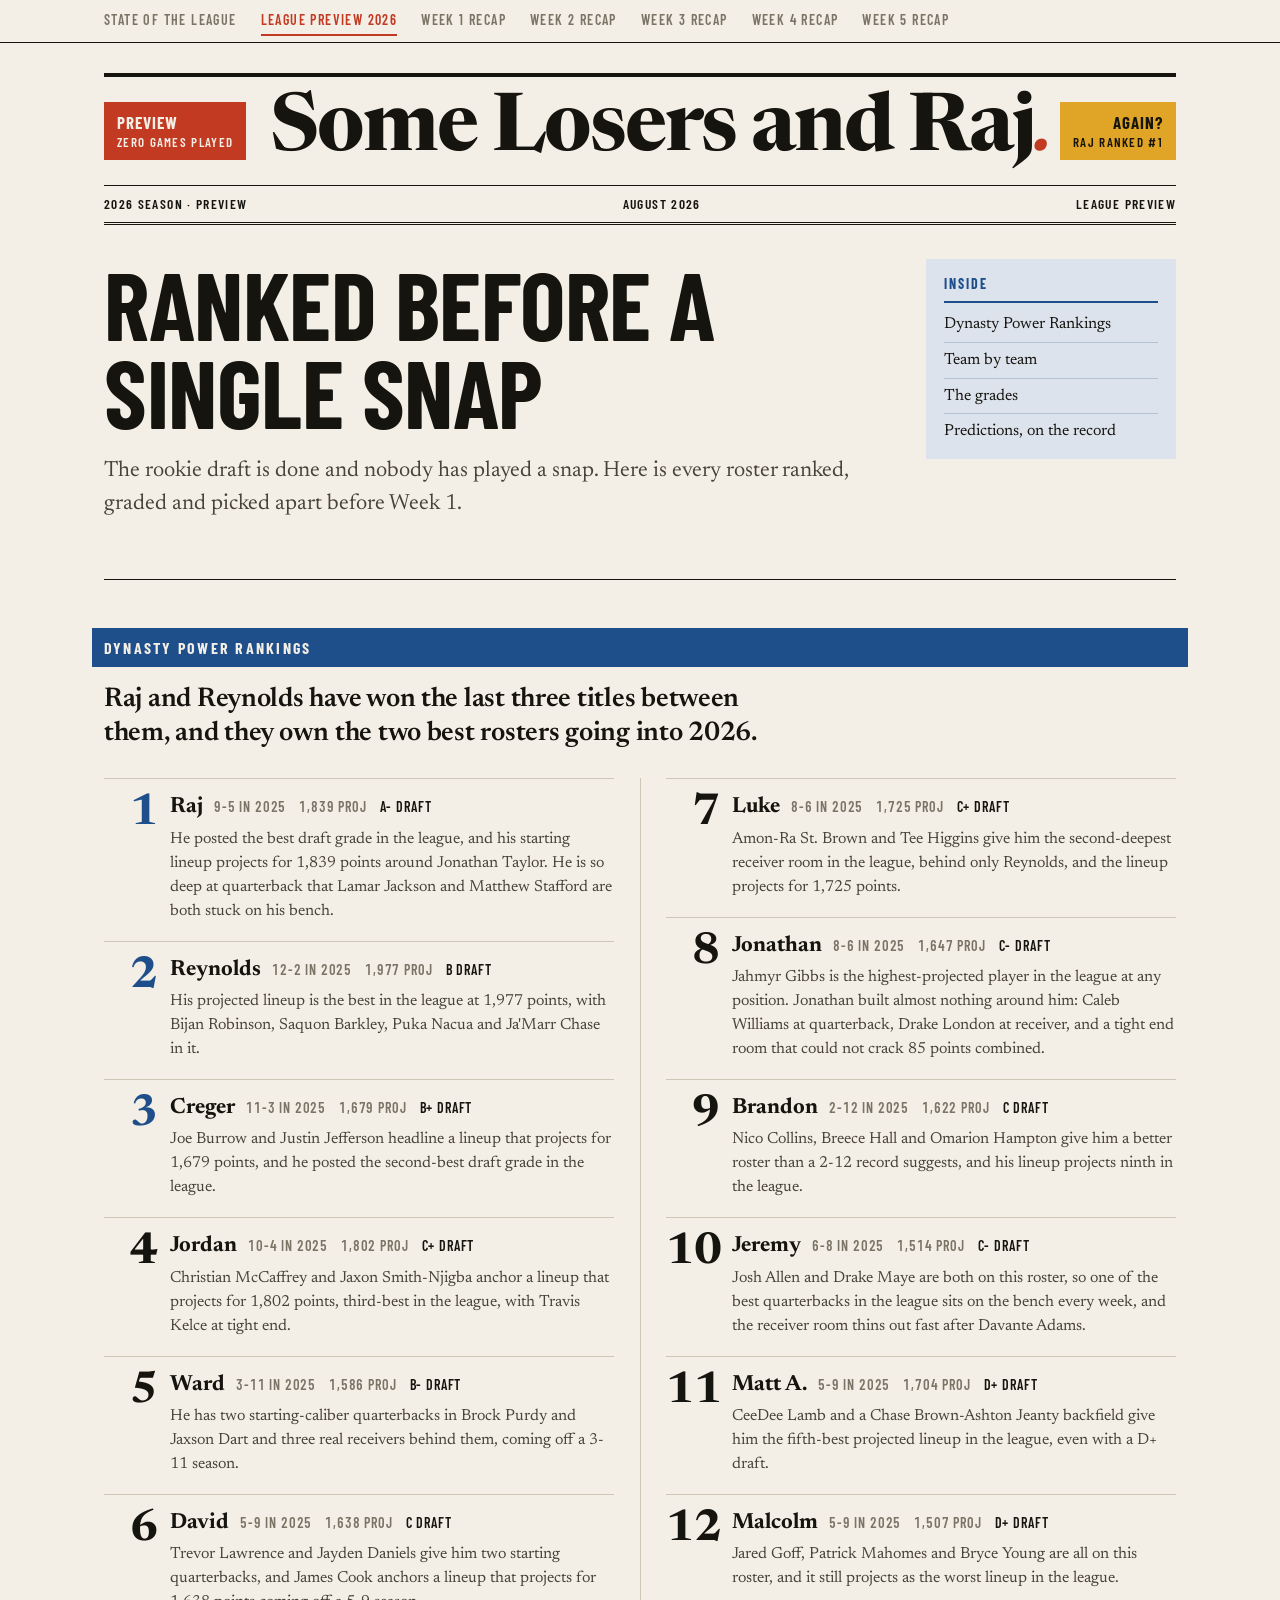
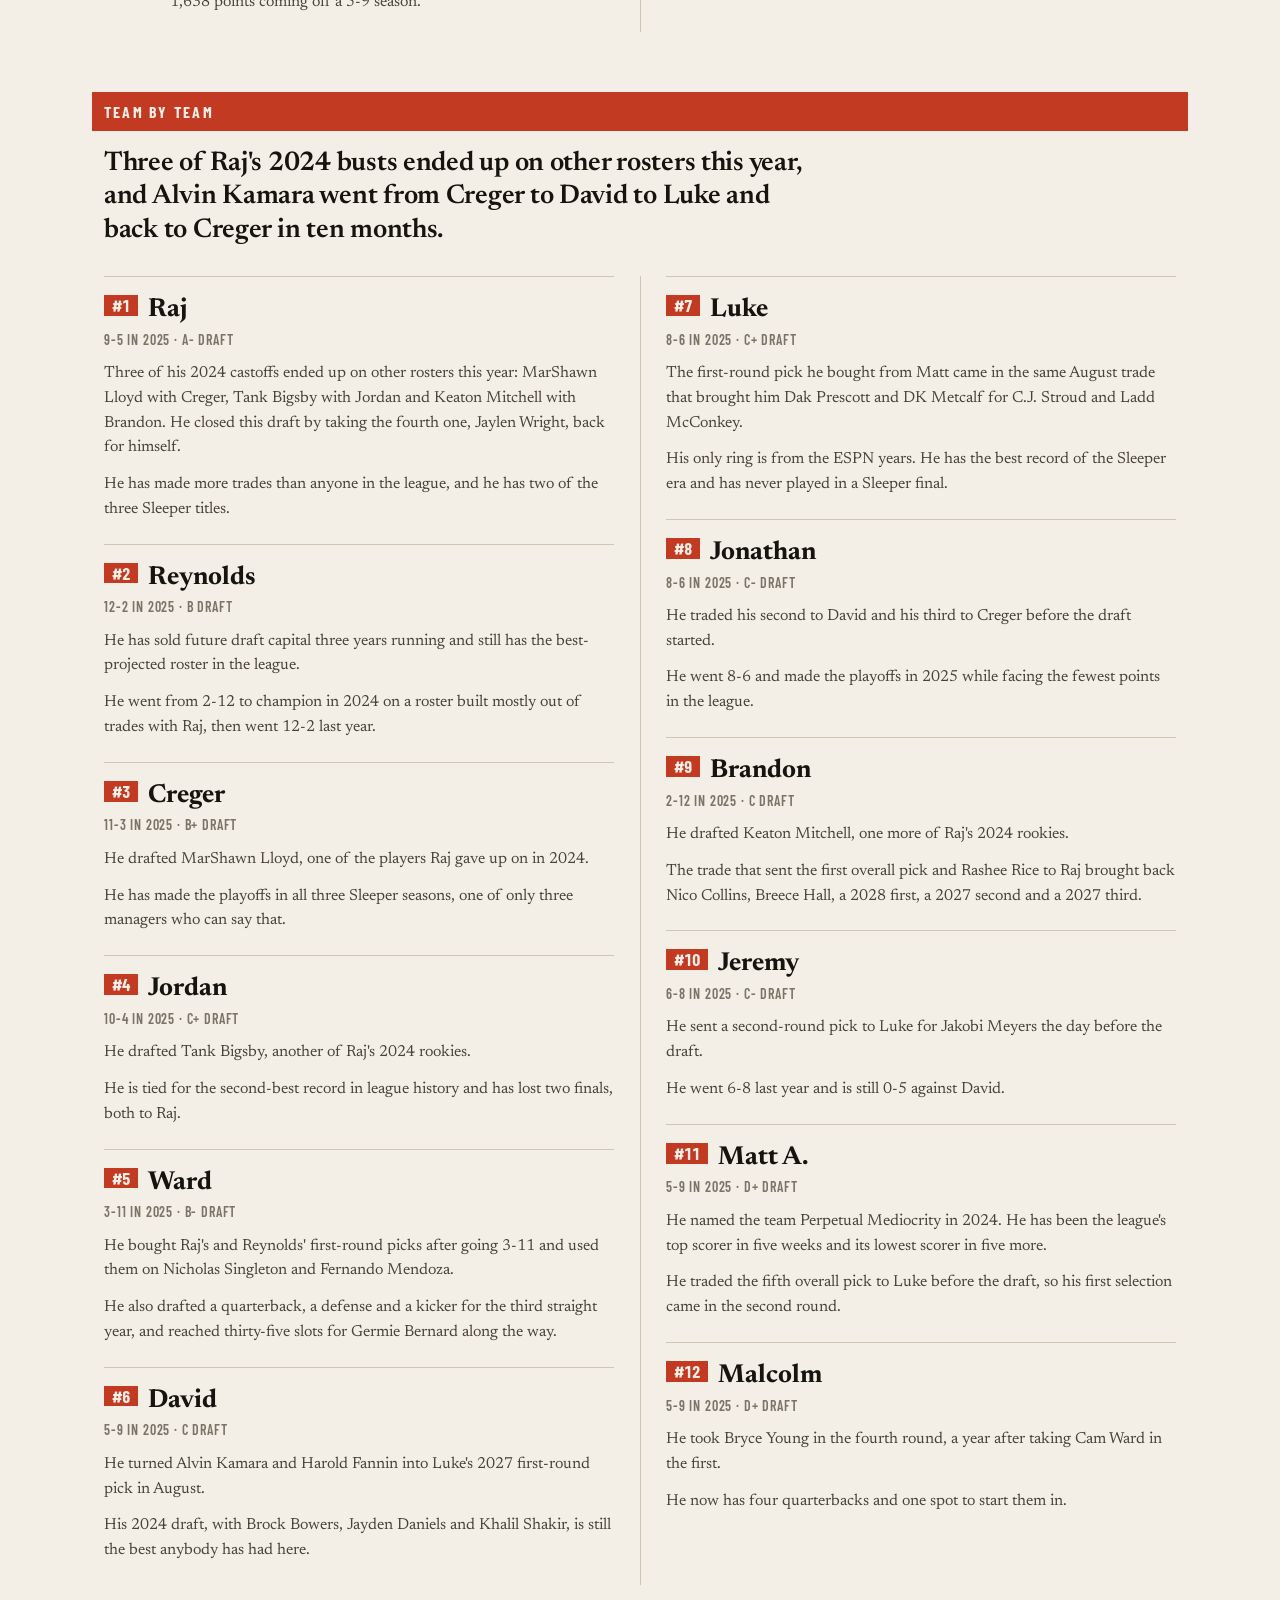
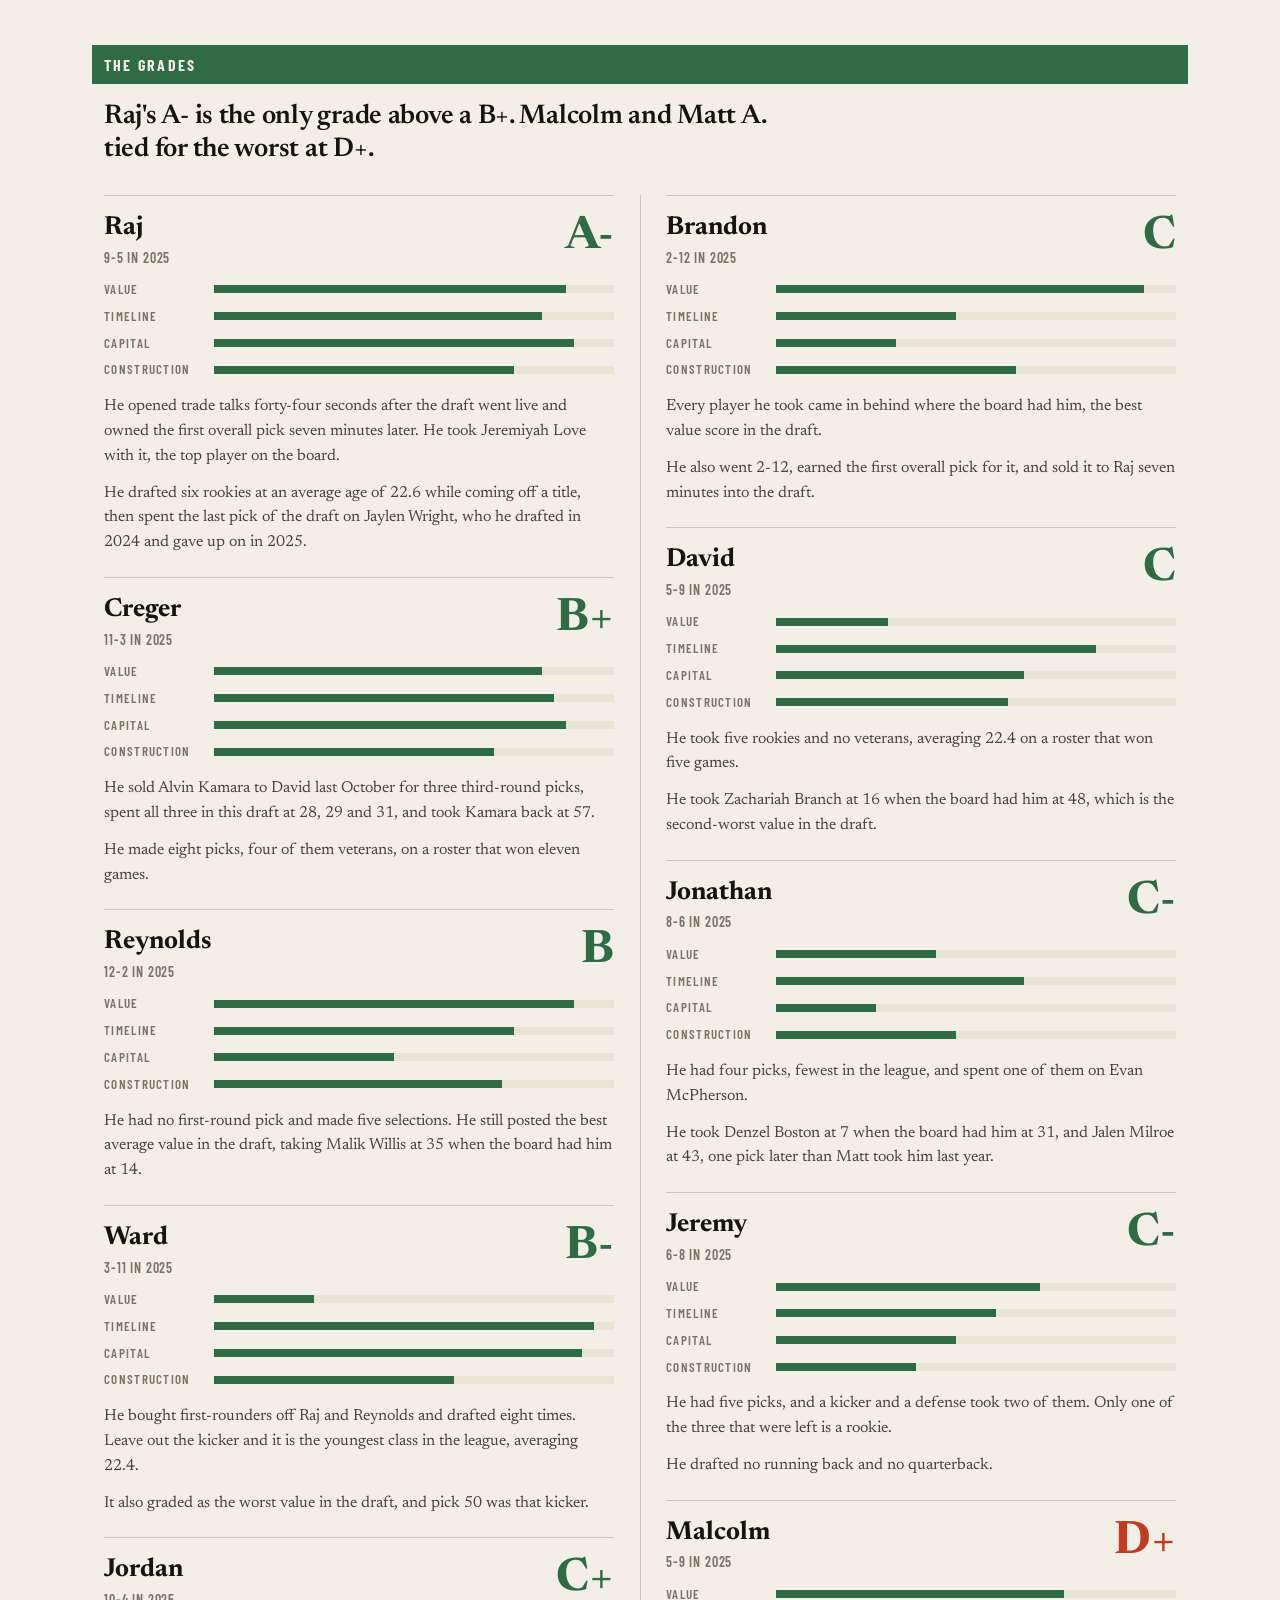
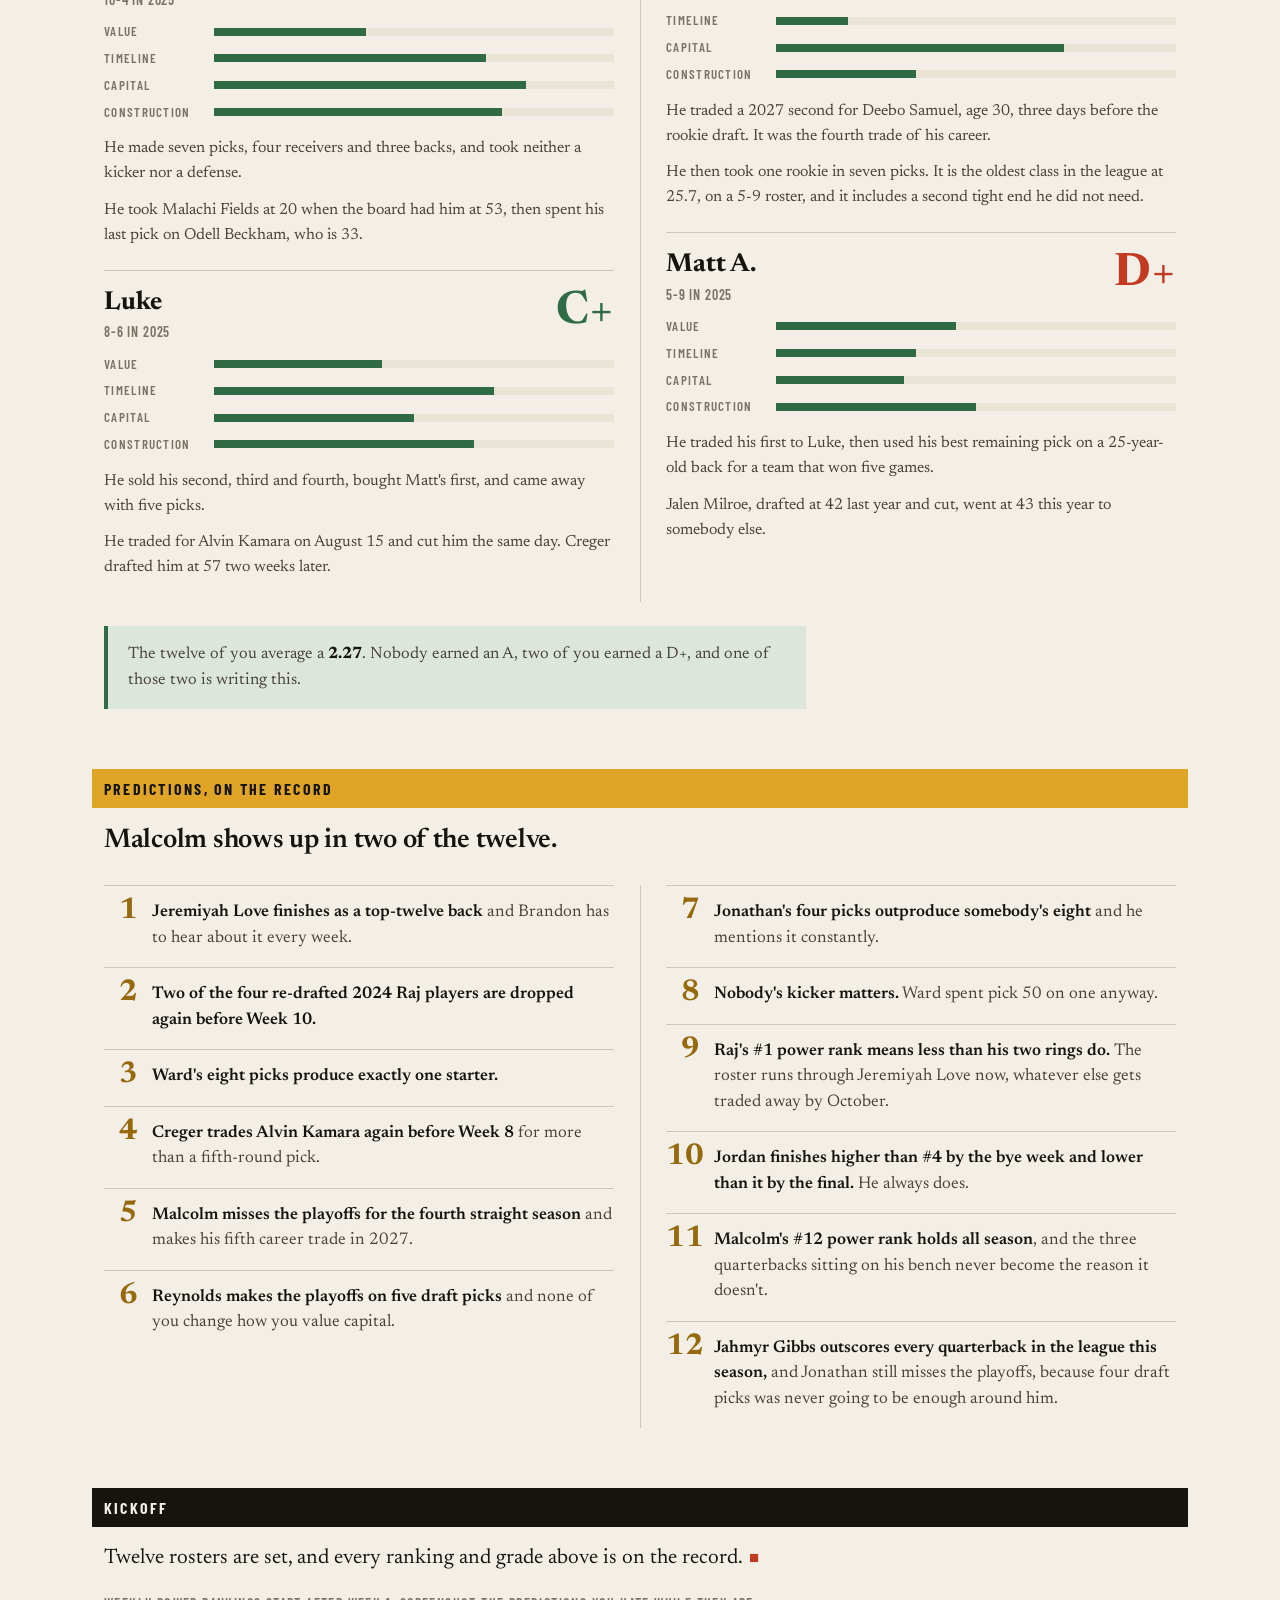
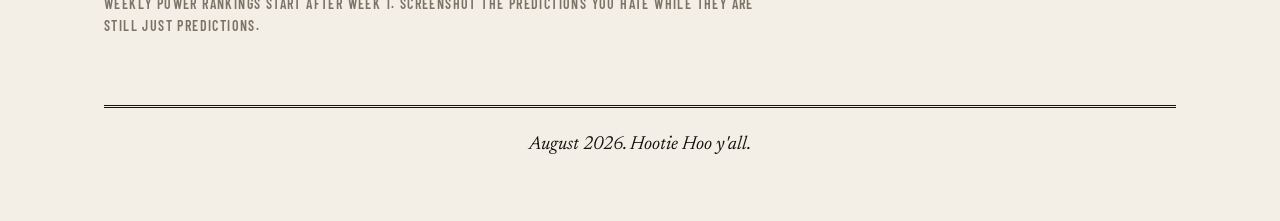
<file: draft-2026.html>
<!DOCTYPE html>
<html lang="en">
<head>
<meta charset="utf-8">
<meta name="viewport" content="width=device-width, initial-scale=1">
<title>League Preview 2026 - ranked before a single snap</title>
<link rel="preconnect" href="https://fonts.googleapis.com">
<link rel="preconnect" href="https://fonts.gstatic.com" crossorigin>
<link href="https://fonts.googleapis.com/css2?family=Barlow+Condensed:wght@500;600;700&family=Newsreader:ital,opsz,wght@0,6..72,400;0,6..72,500;0,6..72,600;0,6..72,700;1,6..72,400;1,6..72,500&display=swap" rel="stylesheet">
<link rel="stylesheet" href="edition.css">
</head>
<body>
<nav class="nav"><div class="wrap">
  <a href="index.html">State of the League</a>
  <a href="draft-2026.html" class="on">League Preview 2026</a>
  <a href="week-1-recap.html">Week 1 Recap</a>
  <a href="week-2-recap.html">Week 2 Recap</a>
  <a href="week-3-recap.html">Week 3 Recap</a>
  <a href="week-4-recap.html">Week 4 Recap</a>
  <a href="week-5-recap.html">Week 5 Recap</a>
</div></nav>

<!-- ============ MASTHEAD ============ -->
<header class="mast"><div class="wrap">
  <div class="plate">
    <div class="ear"><b>Preview</b>Zero games played</div>
    <p class="name">Some Losers and Raj<i>.</i></p>
    <div class="ear r"><b>Again?</b>Raj ranked #1</div>
  </div>
  <div class="dateline">
    <span>2026 season · Preview</span>
    <span>August 2026</span>
    <span>League Preview</span>
  </div>
  <div class="banner">
    <div><h1>Ranked before a single snap</h1>
    <p class="lede">The rookie draft is done and nobody has played a snap. Here is every roster ranked, graded and picked apart before Week 1.</p>
    </div>
    <nav class="inside" aria-label="In this edition">
      <h2>Inside</h2>
      <a href="#s1">Dynasty Power Rankings</a>
      <a href="#s2">Team by team</a>
      <a href="#s3">The grades</a>
      <a href="#s4">Predictions, on the record</a>
    </nav>
  </div></div></header>

<!-- ============ POWER RANKINGS ============ -->
<section id="s1" class="c-blue"><div class="wrap">
  <div class="flag">Dynasty Power Rankings</div>
  <p class="deck">Raj and Reynolds have won the last three titles between them, and they own the two best rosters going into 2026.</p>
  <div class="pranks">
    <div class="prank top">
      <div class="pn">1</div>
      <div class="pb">
        <div class="pname">Raj <span class="prec">9-5 in 2025</span> <span class="plu">1,839 PROJ</span> <span class="pgrade">A- DRAFT</span></div>
        <p>He posted the best draft grade in the league, and his starting lineup projects for 1,839 points around Jonathan Taylor. He is so deep at quarterback that Lamar Jackson and Matthew Stafford are both stuck on his bench.</p>
      </div>
    </div>
    <div class="prank top">
      <div class="pn">2</div>
      <div class="pb">
        <div class="pname">Reynolds <span class="prec">12-2 in 2025</span> <span class="plu">1,977 PROJ</span> <span class="pgrade">B DRAFT</span></div>
        <p>His projected lineup is the best in the league at 1,977 points, with Bijan Robinson, Saquon Barkley, Puka Nacua and Ja'Marr Chase in it.</p>
      </div>
    </div>
    <div class="prank top">
      <div class="pn">3</div>
      <div class="pb">
        <div class="pname">Creger <span class="prec">11-3 in 2025</span> <span class="plu">1,679 PROJ</span> <span class="pgrade">B+ DRAFT</span></div>
        <p>Joe Burrow and Justin Jefferson headline a lineup that projects for 1,679 points, and he posted the second-best draft grade in the league.</p>
      </div>
    </div>
    <div class="prank">
      <div class="pn">4</div>
      <div class="pb">
        <div class="pname">Jordan <span class="prec">10-4 in 2025</span> <span class="plu">1,802 PROJ</span> <span class="pgrade">C+ DRAFT</span></div>
        <p>Christian McCaffrey and Jaxon Smith-Njigba anchor a lineup that projects for 1,802 points,
          third-best in the league, with Travis Kelce at tight end.</p>
      </div>
    </div>
    <div class="prank">
      <div class="pn">5</div>
      <div class="pb">
        <div class="pname">Ward <span class="prec">3-11 in 2025</span> <span class="plu">1,586 PROJ</span> <span class="pgrade">B- DRAFT</span></div>
        <p>He has two starting-caliber quarterbacks in Brock Purdy and Jaxson Dart and three real receivers behind them, coming off a 3-11 season.</p>
      </div>
    </div>
    <div class="prank">
      <div class="pn">6</div>
      <div class="pb">
        <div class="pname">David <span class="prec">5-9 in 2025</span> <span class="plu">1,638 PROJ</span> <span class="pgrade">C DRAFT</span></div>
        <p>Trevor Lawrence and Jayden Daniels give him two starting quarterbacks, and James Cook anchors a lineup that projects for 1,638 points coming off a 5-9 season.</p>
      </div>
    </div>
    <div class="prank">
      <div class="pn">7</div>
      <div class="pb">
        <div class="pname">Luke <span class="prec">8-6 in 2025</span> <span class="plu">1,725 PROJ</span> <span class="pgrade">C+ DRAFT</span></div>
        <p>Amon-Ra St. Brown and Tee Higgins give him the second-deepest receiver room in the league,
          behind only Reynolds, and the lineup projects for 1,725 points.</p>
      </div>
    </div>
    <div class="prank">
      <div class="pn">8</div>
      <div class="pb">
        <div class="pname">Jonathan <span class="prec">8-6 in 2025</span> <span class="plu">1,647 PROJ</span> <span class="pgrade">C- DRAFT</span></div>
        <p>Jahmyr Gibbs is the highest-projected player in the league at any position. Jonathan built almost nothing around him: Caleb Williams at quarterback, Drake
          London at receiver, and a tight end room that could not crack 85 points combined.</p>
      </div>
    </div>
    <div class="prank">
      <div class="pn">9</div>
      <div class="pb">
        <div class="pname">Brandon <span class="prec">2-12 in 2025</span> <span class="plu">1,622 PROJ</span> <span class="pgrade">C DRAFT</span></div>
        <p>Nico Collins, Breece Hall and Omarion Hampton give him a better roster than a 2-12 record suggests, and his lineup projects ninth in the league.</p>
      </div>
    </div>
    <div class="prank bot">
      <div class="pn">10</div>
      <div class="pb">
        <div class="pname">Jeremy <span class="prec">6-8 in 2025</span> <span class="plu">1,514 PROJ</span> <span class="pgrade">C- DRAFT</span></div>
        <p>Josh Allen and Drake Maye are both on this roster, so one of the best quarterbacks in the league sits on the bench every week, and the receiver room thins out fast after Davante Adams.</p>
      </div>
    </div>
    <div class="prank bot">
      <div class="pn">11</div>
      <div class="pb">
        <div class="pname">Matt A. <span class="prec">5-9 in 2025</span> <span class="plu">1,704 PROJ</span> <span class="pgrade">D+ DRAFT</span></div>
        <p>CeeDee Lamb and a Chase Brown-Ashton Jeanty backfield give him the fifth-best projected lineup in the league, even with a D+ draft.</p>
      </div>
    </div>
    <div class="prank bot">
      <div class="pn">12</div>
      <div class="pb">
        <div class="pname">Malcolm <span class="prec">5-9 in 2025</span> <span class="plu">1,507 PROJ</span> <span class="pgrade">D+ DRAFT</span></div>
        <p>Jared Goff, Patrick Mahomes and Bryce Young are all on this roster, and it still projects as the worst lineup in the league.</p>
      </div>
    </div>
  </div>
  
</div></section>

<!-- ============ TEAM BY TEAM ============ -->
<section id="s2" class="c-red"><div class="wrap">
  <div class="flag">Team by team</div>
  <p class="deck">Three of Raj's 2024 busts ended up on other rosters this year, and Alvin Kamara went from Creger to David to Luke and back to Creger in ten months.</p>
  <div class="teams">
<div class="gcard hi">
<div class="ghd"><div><div class="gname"><span class="trank">#1</span>Raj</div><div class="grec">9-5 in 2025 · A- draft</div></div></div>
<p>Three of his 2024 castoffs ended up on other rosters this year: MarShawn Lloyd with Creger, Tank Bigsby with Jordan and Keaton Mitchell with Brandon. He closed this draft by taking the fourth one, Jaylen Wright, back for himself.</p>
<p>He has made more trades than anyone in the league, and he has two of the three Sleeper titles.</p>
</div>
<div class="gcard hi">
<div class="ghd"><div><div class="gname"><span class="trank">#2</span>Reynolds</div><div class="grec">12-2 in 2025 · B draft</div></div></div>
<p>He has sold future draft capital three years running and still has the best-projected roster in the league.</p>
<p>He went from 2-12 to champion in 2024 on a roster built mostly out of trades with Raj, then went 12-2 last year.</p>
</div>
<div class="gcard hi">
<div class="ghd"><div><div class="gname"><span class="trank">#3</span>Creger</div><div class="grec">11-3 in 2025 · B+ draft</div></div></div>
<p>He drafted MarShawn Lloyd, one of the players Raj gave up on in 2024.</p>
<p>He has made the playoffs in all three Sleeper seasons, one of only three managers who can say that.</p>
</div>
<div class="gcard ">
<div class="ghd"><div><div class="gname"><span class="trank">#4</span>Jordan</div><div class="grec">10-4 in 2025 · C+ draft</div></div></div>
<p>He drafted Tank Bigsby, another of Raj's 2024 rookies.</p>
<p>He is tied for the second-best record in league history and has lost two finals, both to Raj.</p>
</div>
<div class="gcard ">
<div class="ghd"><div><div class="gname"><span class="trank">#5</span>Ward</div><div class="grec">3-11 in 2025 · B- draft</div></div></div>
<p>He bought Raj's and Reynolds' first-round picks after going 3-11 and used them on Nicholas Singleton and Fernando Mendoza.</p>
<p>He also drafted a quarterback, a defense and a kicker for the third straight year, and reached thirty-five slots for Germie Bernard along the way.</p>
</div>
<div class="gcard ">
<div class="ghd"><div><div class="gname"><span class="trank">#6</span>David</div><div class="grec">5-9 in 2025 · C draft</div></div></div>
<p>He turned Alvin Kamara and Harold Fannin into Luke's 2027 first-round pick in August.</p>
<p>His 2024 draft, with Brock Bowers, Jayden Daniels and Khalil Shakir, is still the best anybody has had here.</p>
</div>
<div class="gcard ">
<div class="ghd"><div><div class="gname"><span class="trank">#7</span>Luke</div><div class="grec">8-6 in 2025 · C+ draft</div></div></div>
<p>The first-round pick he bought from Matt came in the same August trade that brought him Dak Prescott and DK Metcalf for C.J. Stroud and Ladd McConkey.</p>
<p>His only ring is from the ESPN years. He has the best record of the Sleeper era and has never played in a Sleeper final.</p>
</div>
<div class="gcard ">
<div class="ghd"><div><div class="gname"><span class="trank">#8</span>Jonathan</div><div class="grec">8-6 in 2025 · C- draft</div></div></div>
<p>He traded his second to David and his third to Creger before the draft started.</p>
<p>He went 8-6 and made the playoffs in 2025 while facing the fewest points in the league.</p>
</div>
<div class="gcard ">
<div class="ghd"><div><div class="gname"><span class="trank">#9</span>Brandon</div><div class="grec">2-12 in 2025 · C draft</div></div></div>
<p>He drafted Keaton Mitchell, one more of Raj's 2024 rookies.</p>
<p>The trade that sent the first overall pick and Rashee Rice to Raj brought back Nico Collins, Breece Hall, a 2028 first, a 2027 second and a 2027 third.</p>
</div>
<div class="gcard lo">
<div class="ghd"><div><div class="gname"><span class="trank">#10</span>Jeremy</div><div class="grec">6-8 in 2025 · C- draft</div></div></div>
<p>He sent a second-round pick to Luke for Jakobi Meyers the day before the draft.</p>
<p>He went 6-8 last year and is still 0-5 against David.</p>
</div>
<div class="gcard lo">
<div class="ghd"><div><div class="gname"><span class="trank">#11</span>Matt A.</div><div class="grec">5-9 in 2025 · D+ draft</div></div></div>
<p>He named the team Perpetual Mediocrity in 2024. He has been the league's top scorer in five weeks and its lowest scorer in five more.</p>
<p>He traded the fifth overall pick to Luke before the draft, so his first selection came in the second round.</p>
</div>
<div class="gcard lo">
<div class="ghd"><div><div class="gname"><span class="trank">#12</span>Malcolm</div><div class="grec">5-9 in 2025 · D+ draft</div></div></div>
<p>He took Bryce Young in the fourth round, a year after taking Cam Ward in the first.</p>
<p>He now has four quarterbacks and one spot to start them in.</p>
</div>
  </div>
</div></section>

<!-- ============ GRADES ============ -->
<section id="s3" class="c-green"><div class="wrap">
  <div class="flag">The grades</div>
  <p class="deck">Raj's A- is the only grade above a B+. Malcolm and Matt A. tied for the worst at D+.</p>
  <div class="grades">
<div class="gcard hi">
<div class="ghd"><div><div class="gname">Raj</div><div class="grec">9-5 in 2025</div></div><div class="gletter">A-</div></div>
<div class="axes">
<div class="ax"><span class="axl">Value</span><span class="axb"><i style="width:88%"></i></span></div>
<div class="ax"><span class="axl">Timeline</span><span class="axb"><i style="width:82%"></i></span></div>
<div class="ax"><span class="axl">Capital</span><span class="axb"><i style="width:90%"></i></span></div>
<div class="ax"><span class="axl">Construction</span><span class="axb"><i style="width:75%"></i></span></div>
</div>
<p>He opened trade talks forty-four seconds after the draft went live and owned the first overall pick seven minutes later. He took Jeremiyah Love with it, the top player on the board.</p>
<p>He drafted six rookies at an average age of 22.6 while coming off a title, then spent the last pick of the draft on Jaylen Wright, who he drafted in 2024 and gave up on in 2025.</p>
</div>
<div class="gcard hi">
<div class="ghd"><div><div class="gname">Creger</div><div class="grec">11-3 in 2025</div></div><div class="gletter">B+</div></div>
<div class="axes">
<div class="ax"><span class="axl">Value</span><span class="axb"><i style="width:82%"></i></span></div>
<div class="ax"><span class="axl">Timeline</span><span class="axb"><i style="width:85%"></i></span></div>
<div class="ax"><span class="axl">Capital</span><span class="axb"><i style="width:88%"></i></span></div>
<div class="ax"><span class="axl">Construction</span><span class="axb"><i style="width:70%"></i></span></div>
</div>
<p>He sold Alvin Kamara to David last October for three third-round picks, spent all three in this draft at 28, 29 and 31, and took Kamara back at 57.</p>
<p>He made eight picks, four of them veterans, on a roster that won eleven games.</p>
</div>
<div class="gcard ">
<div class="ghd"><div><div class="gname">Reynolds</div><div class="grec">12-2 in 2025</div></div><div class="gletter">B</div></div>
<div class="axes">
<div class="ax"><span class="axl">Value</span><span class="axb"><i style="width:90%"></i></span></div>
<div class="ax"><span class="axl">Timeline</span><span class="axb"><i style="width:75%"></i></span></div>
<div class="ax"><span class="axl">Capital</span><span class="axb"><i style="width:45%"></i></span></div>
<div class="ax"><span class="axl">Construction</span><span class="axb"><i style="width:72%"></i></span></div>
</div>
<p>He had no first-round pick and made five selections. He still posted the best average value in the draft, taking Malik Willis at 35 when the board had him at 14.</p>

</div>
<div class="gcard ">
<div class="ghd"><div><div class="gname">Ward</div><div class="grec">3-11 in 2025</div></div><div class="gletter">B-</div></div>
<div class="axes">
<div class="ax"><span class="axl">Value</span><span class="axb"><i style="width:25%"></i></span></div>
<div class="ax"><span class="axl">Timeline</span><span class="axb"><i style="width:95%"></i></span></div>
<div class="ax"><span class="axl">Capital</span><span class="axb"><i style="width:92%"></i></span></div>
<div class="ax"><span class="axl">Construction</span><span class="axb"><i style="width:60%"></i></span></div>
</div>
<p>He bought first-rounders off Raj and Reynolds and drafted eight times. Leave out the kicker and it is the youngest class in the league, averaging 22.4.</p>
<p>It also graded as the worst value in the draft, and pick 50 was that kicker.</p>
</div>
<div class="gcard ">
<div class="ghd"><div><div class="gname">Jordan</div><div class="grec">10-4 in 2025</div></div><div class="gletter">C+</div></div>
<div class="axes">
<div class="ax"><span class="axl">Value</span><span class="axb"><i style="width:38%"></i></span></div>
<div class="ax"><span class="axl">Timeline</span><span class="axb"><i style="width:68%"></i></span></div>
<div class="ax"><span class="axl">Capital</span><span class="axb"><i style="width:78%"></i></span></div>
<div class="ax"><span class="axl">Construction</span><span class="axb"><i style="width:72%"></i></span></div>
</div>
<p>He made seven picks, four receivers and three backs, and took neither a kicker nor a defense.</p>
<p>He took Malachi Fields at 20 when the board had him at 53, then spent his last pick on Odell Beckham, who is 33.</p>
</div>
<div class="gcard ">
<div class="ghd"><div><div class="gname">Luke</div><div class="grec">8-6 in 2025</div></div><div class="gletter">C+</div></div>
<div class="axes">
<div class="ax"><span class="axl">Value</span><span class="axb"><i style="width:42%"></i></span></div>
<div class="ax"><span class="axl">Timeline</span><span class="axb"><i style="width:70%"></i></span></div>
<div class="ax"><span class="axl">Capital</span><span class="axb"><i style="width:50%"></i></span></div>
<div class="ax"><span class="axl">Construction</span><span class="axb"><i style="width:65%"></i></span></div>
</div>
<p>He sold his second, third and fourth, bought Matt's first, and came away with five picks.</p>
<p>He traded for Alvin Kamara on August 15 and cut him the same day. Creger drafted him at 57 two weeks later.</p>
</div>
<div class="gcard ">
<div class="ghd"><div><div class="gname">Brandon</div><div class="grec">2-12 in 2025</div></div><div class="gletter">C</div></div>
<div class="axes">
<div class="ax"><span class="axl">Value</span><span class="axb"><i style="width:92%"></i></span></div>
<div class="ax"><span class="axl">Timeline</span><span class="axb"><i style="width:45%"></i></span></div>
<div class="ax"><span class="axl">Capital</span><span class="axb"><i style="width:30%"></i></span></div>
<div class="ax"><span class="axl">Construction</span><span class="axb"><i style="width:60%"></i></span></div>
</div>
<p>Every player he took came in behind where the board had him, the best value score in the draft.</p>
<p>He also went 2-12, earned the first overall pick for it, and sold it to Raj seven minutes into the draft.</p>
</div>
<div class="gcard ">
<div class="ghd"><div><div class="gname">David</div><div class="grec">5-9 in 2025</div></div><div class="gletter">C</div></div>
<div class="axes">
<div class="ax"><span class="axl">Value</span><span class="axb"><i style="width:28%"></i></span></div>
<div class="ax"><span class="axl">Timeline</span><span class="axb"><i style="width:80%"></i></span></div>
<div class="ax"><span class="axl">Capital</span><span class="axb"><i style="width:62%"></i></span></div>
<div class="ax"><span class="axl">Construction</span><span class="axb"><i style="width:58%"></i></span></div>
</div>
<p>He took five rookies and no veterans, averaging 22.4 on a roster that won five games.</p>
<p>He took Zachariah Branch at 16 when the board had him at 48, which is the second-worst value in the draft.</p>
</div>
<div class="gcard ">
<div class="ghd"><div><div class="gname">Jonathan</div><div class="grec">8-6 in 2025</div></div><div class="gletter">C-</div></div>
<div class="axes">
<div class="ax"><span class="axl">Value</span><span class="axb"><i style="width:40%"></i></span></div>
<div class="ax"><span class="axl">Timeline</span><span class="axb"><i style="width:62%"></i></span></div>
<div class="ax"><span class="axl">Capital</span><span class="axb"><i style="width:25%"></i></span></div>
<div class="ax"><span class="axl">Construction</span><span class="axb"><i style="width:45%"></i></span></div>
</div>
<p>He had four picks, fewest in the league, and spent one of them on Evan McPherson.</p>
<p>He took Denzel Boston at 7 when the board had him at 31, and Jalen Milroe at 43, one pick later than Matt took him last year.</p>
</div>
<div class="gcard ">
<div class="ghd"><div><div class="gname">Jeremy</div><div class="grec">6-8 in 2025</div></div><div class="gletter">C-</div></div>
<div class="axes">
<div class="ax"><span class="axl">Value</span><span class="axb"><i style="width:66%"></i></span></div>
<div class="ax"><span class="axl">Timeline</span><span class="axb"><i style="width:55%"></i></span></div>
<div class="ax"><span class="axl">Capital</span><span class="axb"><i style="width:45%"></i></span></div>
<div class="ax"><span class="axl">Construction</span><span class="axb"><i style="width:35%"></i></span></div>
</div>
<p>He had five picks, and a kicker and a defense took two of them. Only one of the three that were left is a rookie.</p>
<p>He drafted no running back and no quarterback.</p>
</div>
<div class="gcard lo">
<div class="ghd"><div><div class="gname">Malcolm</div><div class="grec">5-9 in 2025</div></div><div class="gletter">D+</div></div>
<div class="axes">
<div class="ax"><span class="axl">Value</span><span class="axb"><i style="width:72%"></i></span></div>
<div class="ax"><span class="axl">Timeline</span><span class="axb"><i style="width:18%"></i></span></div>
<div class="ax"><span class="axl">Capital</span><span class="axb"><i style="width:72%"></i></span></div>
<div class="ax"><span class="axl">Construction</span><span class="axb"><i style="width:35%"></i></span></div>
</div>
<p>He traded a 2027 second for Deebo Samuel, age 30, three days before the rookie draft. It was the fourth trade of his career.</p>
<p>He then took one rookie in seven picks. It is the oldest class in the league at 25.7, on a 5-9 roster, and it includes a second tight end he did not need.</p>
</div>
<div class="gcard lo">
<div class="ghd"><div><div class="gname">Matt A.</div><div class="grec">5-9 in 2025</div></div><div class="gletter">D+</div></div>
<div class="axes">
<div class="ax"><span class="axl">Value</span><span class="axb"><i style="width:45%"></i></span></div>
<div class="ax"><span class="axl">Timeline</span><span class="axb"><i style="width:35%"></i></span></div>
<div class="ax"><span class="axl">Capital</span><span class="axb"><i style="width:32%"></i></span></div>
<div class="ax"><span class="axl">Construction</span><span class="axb"><i style="width:50%"></i></span></div>
</div>
<p>He traded his first to Luke, then used his best remaining pick on a 25-year-old back for a team that won five games.</p>
<p>Jalen Milroe, drafted at 42 last year and cut, went at 43 this year to somebody else.</p>
</div>
  </div>
  <div class="note">
    The twelve of you average a <b>2.27</b>. Nobody earned an A, two of you earned a D+, and one of those two is writing this.
  </div>
</div></section>

<!-- ============ PREDICTIONS ============ -->
<section id="s4" class="c-gold"><div class="wrap">
  <div class="flag">Predictions, on the record</div>
  <p class="deck">Malcolm shows up in two of the twelve.</p>
  <div class="preds">
    <div class="pred"><b>Jeremiyah Love finishes as a top-twelve back</b> and Brandon has to hear
      about it every week.</div>
    <div class="pred"><b>Two of the four re-drafted 2024 Raj players are dropped again before
      Week 10.</b></div>
    <div class="pred"><b>Ward's eight picks produce exactly one starter.</b></div>
    <div class="pred"><b>Creger trades Alvin Kamara again before Week 8</b> for more than a
      fifth-round pick.</div>
    <div class="pred"><b>Malcolm misses the playoffs for the fourth straight season</b> and makes
      his fifth career trade in 2027.</div>
    <div class="pred"><b>Reynolds makes the playoffs on five draft picks</b> and none of you
      change how you value capital.</div>
    <div class="pred"><b>Jonathan's four picks outproduce somebody's eight</b> and he mentions it
      constantly.</div>
    <div class="pred"><b>Nobody's kicker matters.</b> Ward spent pick 50 on one anyway.</div>
    <div class="pred"><b>Raj's #1 power rank means less than his two rings do.</b> The roster runs through Jeremiyah Love now, whatever else gets traded away by October.</div>
    <div class="pred"><b>Jordan finishes higher than #4 by the bye week and lower than it by the
      final.</b> He always does.</div>
    <div class="pred"><b>Malcolm's #12 power rank holds all season</b>, and the three quarterbacks
      sitting on his bench never become the reason it doesn't.</div>
    <div class="pred"><b>Jahmyr Gibbs outscores every quarterback in the league this season,</b> and
      Jonathan still misses the playoffs, because four draft picks was never going to be enough
      around him.</div>
  </div>
</div></section>

<!-- ============ KICKOFF ============ -->
<section id="s5"><div class="wrap">
  <div class="flag">Kickoff</div>
  <p class="close">Twelve rosters are set, and every ranking and grade above is on the record.</p>
  <p class="next">Weekly power rankings start after Week 1. Screenshot the predictions you hate while they are
    still just predictions.</p>
</div></section>

<footer><div class="wrap">
  <p>August 2026. Hootie Hoo y'all.</p>
</div></footer>

<script>
try{var on=document.querySelector('.nav a.on');on.parentNode.scrollLeft=on.offsetLeft-24}catch(e){}
</script>
</body>
</html>
</file>
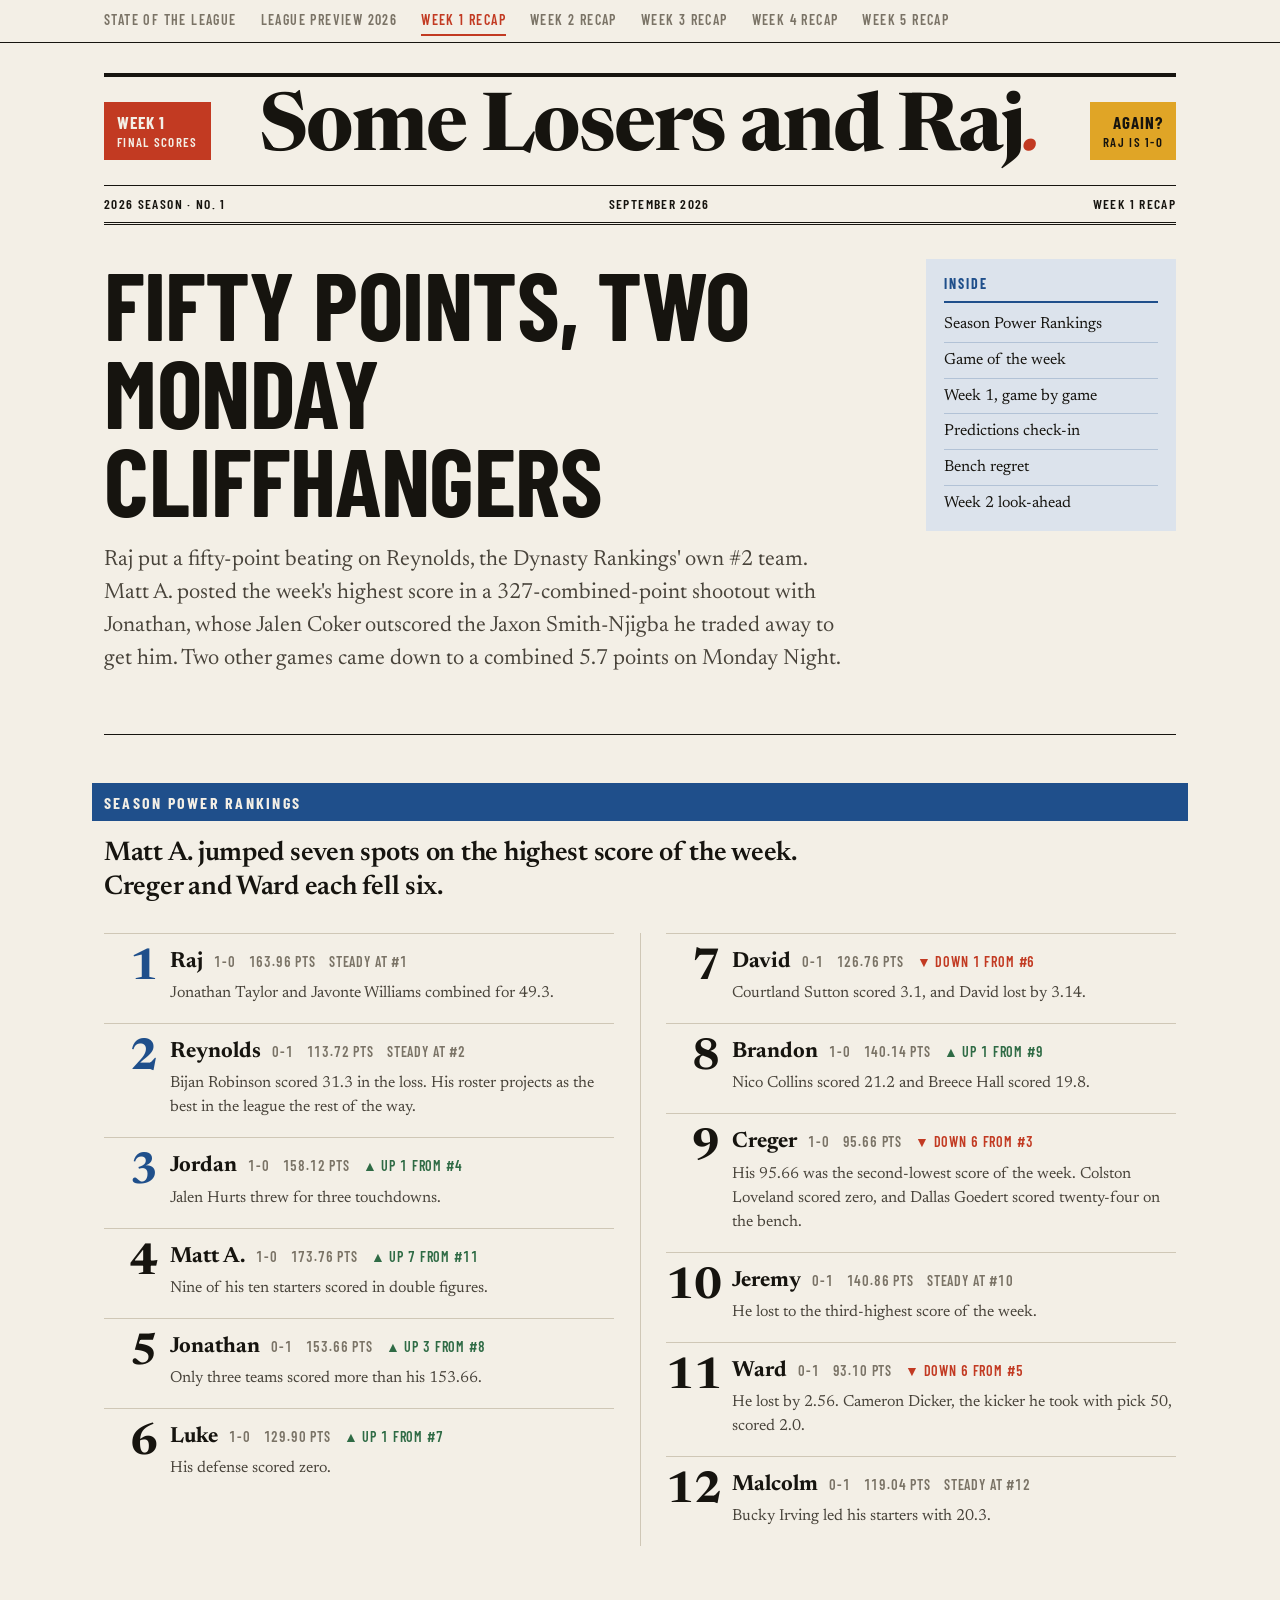
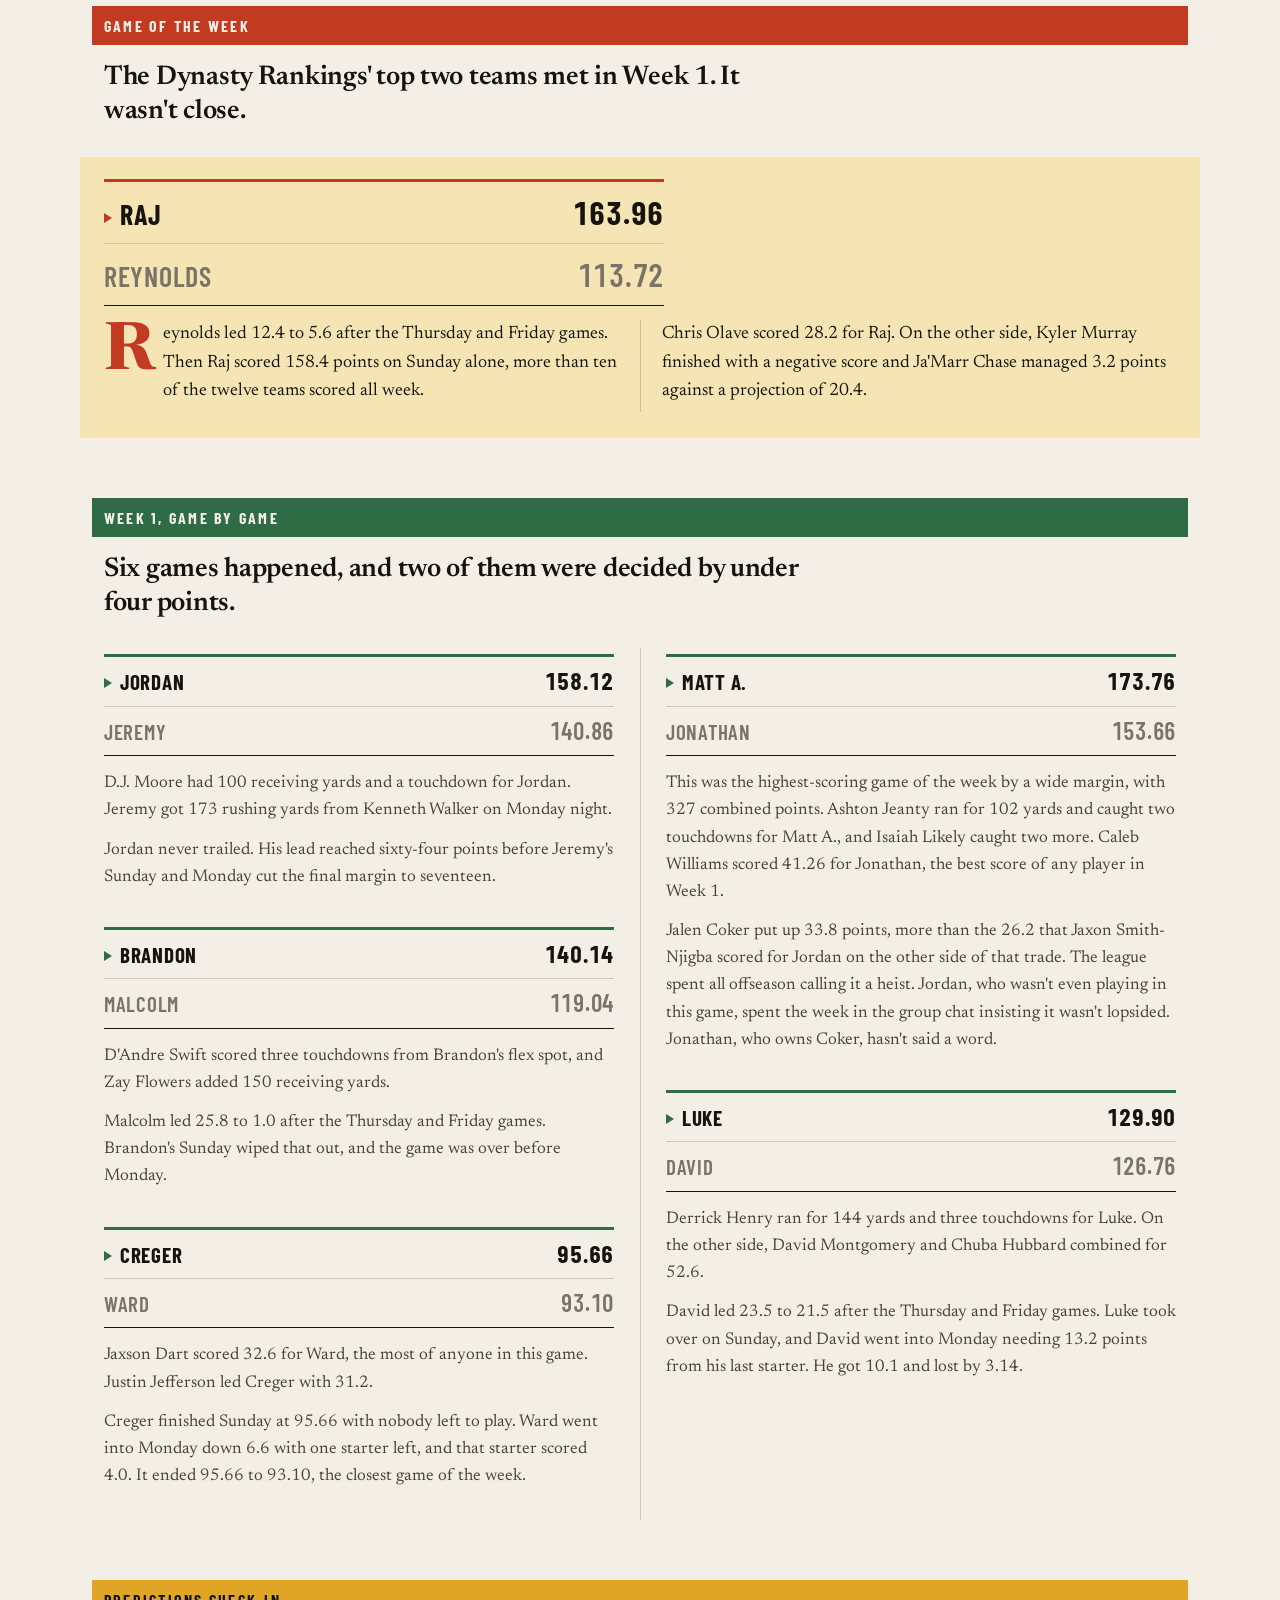
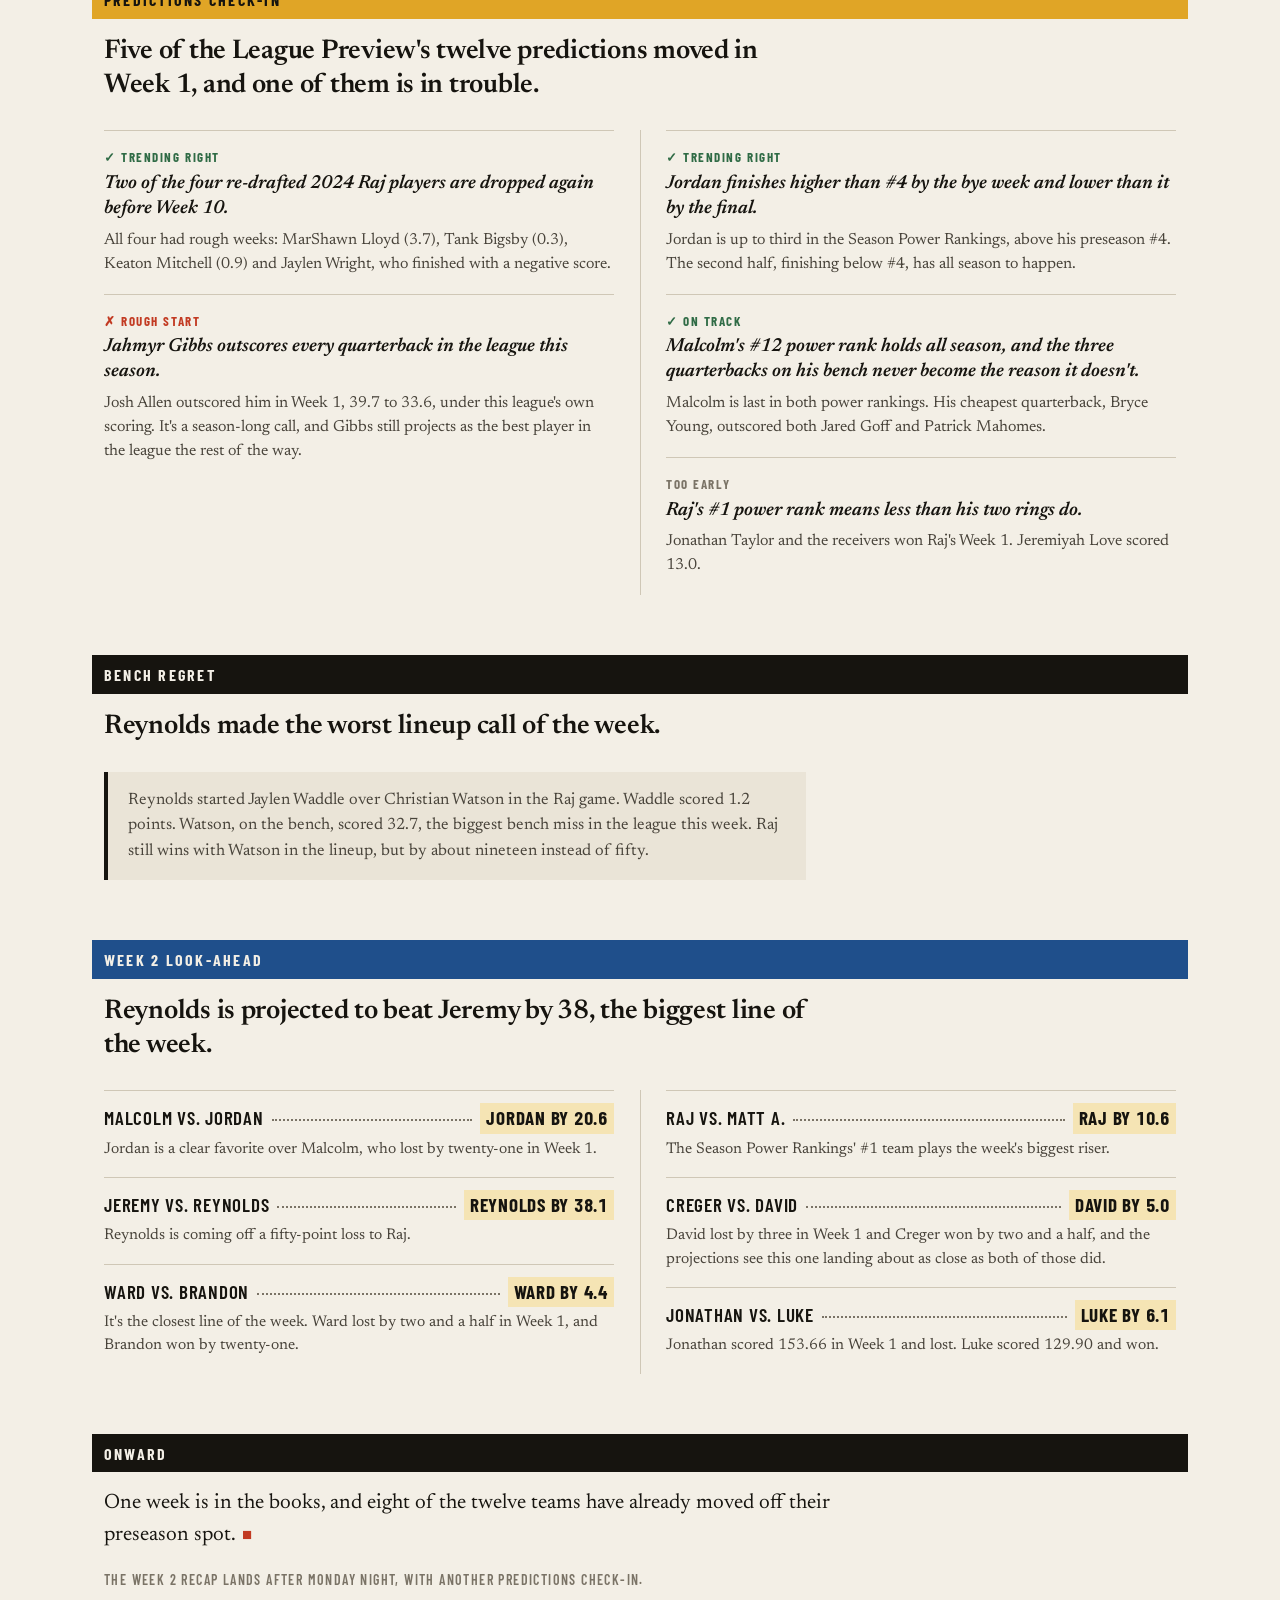
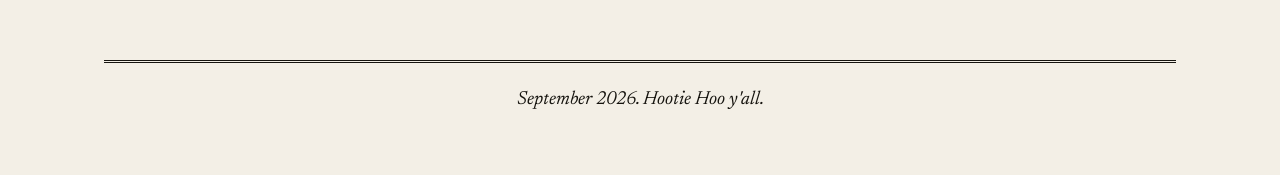
<file: week-1-recap.html>
<!DOCTYPE html>
<html lang="en">
<head>
<meta charset="utf-8">
<meta name="viewport" content="width=device-width, initial-scale=1">
<title>Week 1 Recap 2026 - fifty points, two Monday cliffhangers</title>
<link rel="preconnect" href="https://fonts.googleapis.com">
<link rel="preconnect" href="https://fonts.gstatic.com" crossorigin>
<link href="https://fonts.googleapis.com/css2?family=Barlow+Condensed:wght@500;600;700&family=Newsreader:ital,opsz,wght@0,6..72,400;0,6..72,500;0,6..72,600;0,6..72,700;1,6..72,400;1,6..72,500&display=swap" rel="stylesheet">
<link rel="stylesheet" href="edition.css">
</head>
<body>
<nav class="nav"><div class="wrap">
  <a href="index.html">State of the League</a>
  <a href="draft-2026.html">League Preview 2026</a>
  <a href="week-1-recap.html" class="on">Week 1 Recap</a>
  <a href="week-2-recap.html">Week 2 Recap</a>
  <a href="week-3-recap.html">Week 3 Recap</a>
  <a href="week-4-recap.html">Week 4 Recap</a>
  <a href="week-5-recap.html">Week 5 Recap</a>
</div></nav>

<!-- ============ MASTHEAD ============ -->
<header class="mast"><div class="wrap">
  <div class="plate">
    <div class="ear"><b>Week 1</b>Final scores</div>
    <p class="name">Some Losers and Raj<i>.</i></p>
    <div class="ear r"><b>Again?</b>Raj is 1-0</div>
  </div>
  <div class="dateline">
    <span>2026 season · No. 1</span>
    <span>September 2026</span>
    <span>Week 1 recap</span>
  </div>
  <div class="banner">
    <div><h1>Fifty points, two Monday cliffhangers</h1>
    <p class="lede">Raj put a fifty-point beating on Reynolds, the Dynasty Rankings' own #2 team.
      Matt A. posted the week's highest score in a 327-combined-point shootout with Jonathan, whose Jalen Coker outscored the Jaxon Smith-Njigba he traded away to get him. Two other
      games came down to a combined 5.7 points on Monday Night.</p>
    </div>
    <nav class="inside" aria-label="In this edition">
      <h2>Inside</h2>
      <a href="#s1">Season Power Rankings</a>
      <a href="#s2">Game of the week</a>
      <a href="#s3">Week 1, game by game</a>
      <a href="#s4">Predictions check-in</a>
      <a href="#s5">Bench regret</a>
      <a href="#s6">Week 2 look-ahead</a>
    </nav>
  </div></div></header>

<!-- ============ SEASON POWER RANKINGS ============ -->
<section id="s1" class="c-blue"><div class="wrap">
  <div class="flag">Season Power Rankings</div>
  <p class="deck">Matt A. jumped seven spots on the highest score of the week. Creger and Ward each fell six.</p>
  <div class="pranks">
    <div class="prank top">
      <div class="pn">1</div>
      <div class="pb">
        <div class="pname">Raj <span class="prec">1-0</span> <span class="plu">163.96 PTS</span> <span class="pmove same">steady at #1</span></div>
        <p>Jonathan Taylor and Javonte Williams combined for 49.3.</p>
      </div>
    </div>
    <div class="prank top">
      <div class="pn">2</div>
      <div class="pb">
        <div class="pname">Reynolds <span class="prec">0-1</span> <span class="plu">113.72 PTS</span> <span class="pmove same">steady at #2</span></div>
        <p>Bijan Robinson scored 31.3 in the loss. His roster projects as the best in the league the rest of the way.</p>
      </div>
    </div>
    <div class="prank top">
      <div class="pn">3</div>
      <div class="pb">
        <div class="pname">Jordan <span class="prec">1-0</span> <span class="plu">158.12 PTS</span> <span class="pmove up">▲ up 1 from #4</span></div>
        <p>Jalen Hurts threw for three touchdowns.</p>
      </div>
    </div>
    <div class="prank">
      <div class="pn">4</div>
      <div class="pb">
        <div class="pname">Matt A. <span class="prec">1-0</span> <span class="plu">173.76 PTS</span> <span class="pmove up">▲ up 7 from #11</span></div>
        <p>Nine of his ten starters scored in double figures.</p>
      </div>
    </div>
    <div class="prank">
      <div class="pn">5</div>
      <div class="pb">
        <div class="pname">Jonathan <span class="prec">0-1</span> <span class="plu">153.66 PTS</span> <span class="pmove up">▲ up 3 from #8</span></div>
        <p>Only three teams scored more than his 153.66.</p>
      </div>
    </div>
    <div class="prank">
      <div class="pn">6</div>
      <div class="pb">
        <div class="pname">Luke <span class="prec">1-0</span> <span class="plu">129.90 PTS</span> <span class="pmove up">▲ up 1 from #7</span></div>
        <p>His defense scored zero.</p>
      </div>
    </div>
    <div class="prank">
      <div class="pn">7</div>
      <div class="pb">
        <div class="pname">David <span class="prec">0-1</span> <span class="plu">126.76 PTS</span> <span class="pmove down">▼ down 1 from #6</span></div>
        <p>Courtland Sutton scored 3.1, and David lost by 3.14.</p>
      </div>
    </div>
    <div class="prank">
      <div class="pn">8</div>
      <div class="pb">
        <div class="pname">Brandon <span class="prec">1-0</span> <span class="plu">140.14 PTS</span> <span class="pmove up">▲ up 1 from #9</span></div>
        <p>Nico Collins scored 21.2 and Breece Hall scored 19.8.</p>
      </div>
    </div>
    <div class="prank bot">
      <div class="pn">9</div>
      <div class="pb">
        <div class="pname">Creger <span class="prec">1-0</span> <span class="plu">95.66 PTS</span> <span class="pmove down">▼ down 6 from #3</span></div>
        <p>His 95.66 was the second-lowest score of the week. Colston Loveland scored zero, and Dallas Goedert scored twenty-four on the bench.</p>
      </div>
    </div>
    <div class="prank bot">
      <div class="pn">10</div>
      <div class="pb">
        <div class="pname">Jeremy <span class="prec">0-1</span> <span class="plu">140.86 PTS</span> <span class="pmove same">steady at #10</span></div>
        <p>He lost to the third-highest score of the week.</p>
      </div>
    </div>
    <div class="prank bot">
      <div class="pn">11</div>
      <div class="pb">
        <div class="pname">Ward <span class="prec">0-1</span> <span class="plu">93.10 PTS</span> <span class="pmove down">▼ down 6 from #5</span></div>
        <p>He lost by 2.56. Cameron Dicker, the kicker he took with pick 50, scored 2.0.</p>
      </div>
    </div>
    <div class="prank bot">
      <div class="pn">12</div>
      <div class="pb">
        <div class="pname">Malcolm <span class="prec">0-1</span> <span class="plu">119.04 PTS</span> <span class="pmove same">steady at #12</span></div>
        <p>Bucky Irving led his starters with 20.3.</p>
      </div>
    </div>
  </div>
  
</div></section>

<!-- ============ GAME OF THE WEEK ============ -->
<section id="s2" class="c-red"><div class="wrap">
  <div class="flag">Game of the week</div>
  <p class="deck">The Dynasty Rankings' top two teams met in Week 1. It wasn't close.</p>
  <div class="gow">
    <span class="gowtag">Game of the week</span>
    <div class="matchup">
      <div class="mhd">
        <div class="mside win"><div class="mname">Raj</div><div class="mscore">163.96</div></div>
        <div class="mvs">DEF.</div>
        <div class="mside"><div class="mname">Reynolds</div><div class="mscore">113.72</div></div>
      </div>
      
      <p>Reynolds led 12.4 to 5.6 after the Thursday and Friday games. Then Raj scored 158.4 points on Sunday alone, more than ten of the twelve teams scored all week.</p>
      <p>Chris Olave scored 28.2 for Raj. On the other side, Kyler Murray
        finished with a negative score and Ja'Marr Chase managed 3.2 points against a projection of 20.4.</p>
      
    </div>
  </div>
</div></section>

<!-- ============ WEEK 1, GAME BY GAME ============ -->
<section id="s3" class="c-green"><div class="wrap">
  <div class="flag">Week 1, game by game</div>
  <p class="deck">Six games happened, and two of them were decided by under four points.</p>

  <div class="stories">
  <div class="matchup">
    <div class="mhd">
      <div class="mside win"><div class="mname">Jordan</div><div class="mscore">158.12</div></div>
      <div class="mvs">DEF.</div>
      <div class="mside"><div class="mname">Jeremy</div><div class="mscore">140.86</div></div>
    </div>
    <p>D.J. Moore had 100 receiving yards and a touchdown for Jordan. Jeremy got 173 rushing yards
      from Kenneth Walker on Monday night.</p>
    <p>Jordan never trailed. His lead reached sixty-four points before Jeremy's Sunday and Monday cut the final margin to seventeen.</p>
  </div>

  <div class="matchup">
    <div class="mhd">
      <div class="mside win"><div class="mname">Brandon</div><div class="mscore">140.14</div></div>
      <div class="mvs">DEF.</div>
      <div class="mside"><div class="mname">Malcolm</div><div class="mscore">119.04</div></div>
    </div>
    <p>D'Andre Swift scored three touchdowns from Brandon's flex spot, and Zay Flowers added 150
      receiving yards.</p>
    <p>Malcolm led 25.8 to 1.0 after the Thursday and Friday games. Brandon's Sunday wiped that out, and the game was over before Monday.</p>
  </div>

  <div class="matchup">
    <div class="mhd">
      <div class="mside win"><div class="mname">Creger</div><div class="mscore">95.66</div></div>
      <div class="mvs">DEF.</div>
      <div class="mside"><div class="mname">Ward</div><div class="mscore">93.10</div></div>
    </div>
    <p>Jaxson Dart scored 32.6 for Ward, the most of anyone in this game. Justin Jefferson led Creger with 31.2.</p>
    <p>Creger finished Sunday at 95.66 with nobody left to play. Ward went into Monday down 6.6 with one starter left, and that starter scored 4.0. It ended 95.66 to 93.10, the closest game of the week.</p>
  </div>

  <div class="matchup">
    <div class="mhd">
      <div class="mside win"><div class="mname">Matt A.</div><div class="mscore">173.76</div></div>
      <div class="mvs">DEF.</div>
      <div class="mside"><div class="mname">Jonathan</div><div class="mscore">153.66</div></div>
    </div>
    <p>This was the highest-scoring game of the week by a wide margin, with 327 combined points. Ashton Jeanty ran for 102 yards and caught two
      touchdowns for Matt A., and Isaiah Likely caught two more. Caleb Williams scored 41.26 for
      Jonathan, the best score of any player in Week 1.</p>
    <p>Jalen Coker put up 33.8 points, more than the 26.2 that Jaxon Smith-Njigba scored for Jordan
      on the other side of that trade. The league spent all offseason calling it a heist. Jordan, who wasn't even playing in this game, spent the week in the group chat insisting it wasn't lopsided. Jonathan, who owns Coker, hasn't said a word.</p>
  </div>

  <div class="matchup">
    <div class="mhd">
      <div class="mside win"><div class="mname">Luke</div><div class="mscore">129.90</div></div>
      <div class="mvs">DEF.</div>
      <div class="mside"><div class="mname">David</div><div class="mscore">126.76</div></div>
    </div>
    <p>Derrick Henry ran for 144 yards and three touchdowns for Luke. On the other side, David
      Montgomery and Chuba Hubbard combined for 52.6.</p>
    <p>David led 23.5 to 21.5 after the Thursday and Friday games. Luke took over on Sunday, and David went into Monday needing 13.2 points from his last starter. He got 10.1 and lost by 3.14.</p>
  </div>
  </div>
</div></section>

<!-- ============ PREDICTIONS CHECK-IN ============ -->
<section id="s4" class="c-gold"><div class="wrap">
  <div class="flag">Predictions check-in</div>
  <p class="deck">Five of the League Preview's twelve predictions moved in Week 1, and one of them is in trouble.</p>
  <div class="checks">
    <div class="check">
      <span class="ctag right">Trending right</span>
      <p><b>Two of the four re-drafted 2024 Raj players are dropped again before Week 10.</b>
        All four had rough weeks: MarShawn Lloyd (3.7), Tank Bigsby (0.3), Keaton Mitchell (0.9)
        and Jaylen Wright, who finished with a negative score. </p>
    </div>
    <div class="check">
      <span class="ctag wrong">Rough start</span>
      <p><b>Jahmyr Gibbs outscores every quarterback in the league this season.</b> Josh Allen
        outscored him in Week 1, 39.7 to 33.6, under this league's own scoring. It's a season-long call, and Gibbs still projects as the best player in the league the rest of the way.</p>
    </div>
    <div class="check">
      <span class="ctag right">Trending right</span>
      <p><b>Jordan finishes higher than #4 by the bye week and lower than it by the final.</b>
        Jordan is up to third in the Season Power Rankings, above his preseason #4. The second half, finishing below #4, has all season to happen.</p>
    </div>
    <div class="check">
      <span class="ctag right">On track</span>
      <p><b>Malcolm's #12 power rank holds all season, and the three quarterbacks on his bench
        never become the reason it doesn't.</b> Malcolm is last in both power rankings. His cheapest quarterback, Bryce Young, outscored both Jared Goff and Patrick Mahomes.</p>
    </div>
    <div class="check">
      <span class="ctag early">Too early</span>
      <p><b>Raj's #1 power rank means less than his two rings do.</b> Jonathan Taylor and the receivers won Raj's Week 1. Jeremiyah Love scored 13.0.</p>
    </div>
  </div>
</div></section>

<!-- ============ BENCH REGRET ============ -->
<section id="s5"><div class="wrap">
  <div class="flag">Bench regret</div>
  <p class="deck">Reynolds made the worst lineup call of the week.</p>
  <div class="note">
    Reynolds started Jaylen Waddle over Christian Watson in the Raj game. Waddle scored 1.2
    points. Watson, on the bench, scored 32.7, the biggest bench miss in the league this week. Raj still wins with Watson in the lineup, but by about nineteen instead of fifty.
  </div>
</div></section>

<!-- ============ WEEK 2 LOOK-AHEAD ============ -->
<section id="s6" class="c-blue"><div class="wrap">
  <div class="flag">Week 2 look-ahead</div>
  <p class="deck">Reynolds is projected to beat Jeremy by 38, the biggest line of the week.</p>
  <div class="wk2">
    <div class="wk2row">
      <div class="wmatch"><span class="wteam">Malcolm vs. Jordan</span><span class="wline">Jordan by 20.6</span></div>
      <p>Jordan is a clear favorite over Malcolm, who lost by twenty-one in Week 1.</p>
    </div>
    <div class="wk2row">
      <div class="wmatch"><span class="wteam">Jeremy vs. Reynolds</span><span class="wline">Reynolds by 38.1</span></div>
      <p>Reynolds is coming off a fifty-point loss to Raj.</p>
    </div>
    <div class="wk2row">
      <div class="wmatch"><span class="wteam">Ward vs. Brandon</span><span class="wline">Ward by 4.4</span></div>
      <p>It's the closest line of the week. Ward lost by two and a half in Week 1, and Brandon won by twenty-one.</p>
    </div>
    <div class="wk2row">
      <div class="wmatch"><span class="wteam">Raj vs. Matt A.</span><span class="wline">Raj by 10.6</span></div>
      <p>The Season Power Rankings' #1 team plays the week's biggest riser.</p>
    </div>
    <div class="wk2row">
      <div class="wmatch"><span class="wteam">Creger vs. David</span><span class="wline">David by 5.0</span></div>
      <p>David lost by three in Week 1 and Creger won by two and a half, and the projections
        see this one landing about as close as both of those did.</p>
    </div>
    <div class="wk2row">
      <div class="wmatch"><span class="wteam">Jonathan vs. Luke</span><span class="wline">Luke by 6.1</span></div>
      <p>Jonathan scored 153.66 in Week 1 and lost. Luke scored 129.90 and won.</p>
    </div>
  </div>
</div></section>

<!-- ============ ONWARD ============ -->
<section id="s7"><div class="wrap">
  <div class="flag">Onward</div>
  <p class="close">One week is in the books, and eight of the twelve teams have already moved off their preseason spot.</p>
  <p class="next">The Week 2 recap lands after Monday Night, with another predictions check-in.</p>
</div></section>

<footer><div class="wrap">
  <p>September 2026. Hootie Hoo y'all.</p>
</div></footer>

<script>
try{var on=document.querySelector('.nav a.on');on.parentNode.scrollLeft=on.offsetLeft-22}catch(e){}
</script>
</body>
</html>
</file>
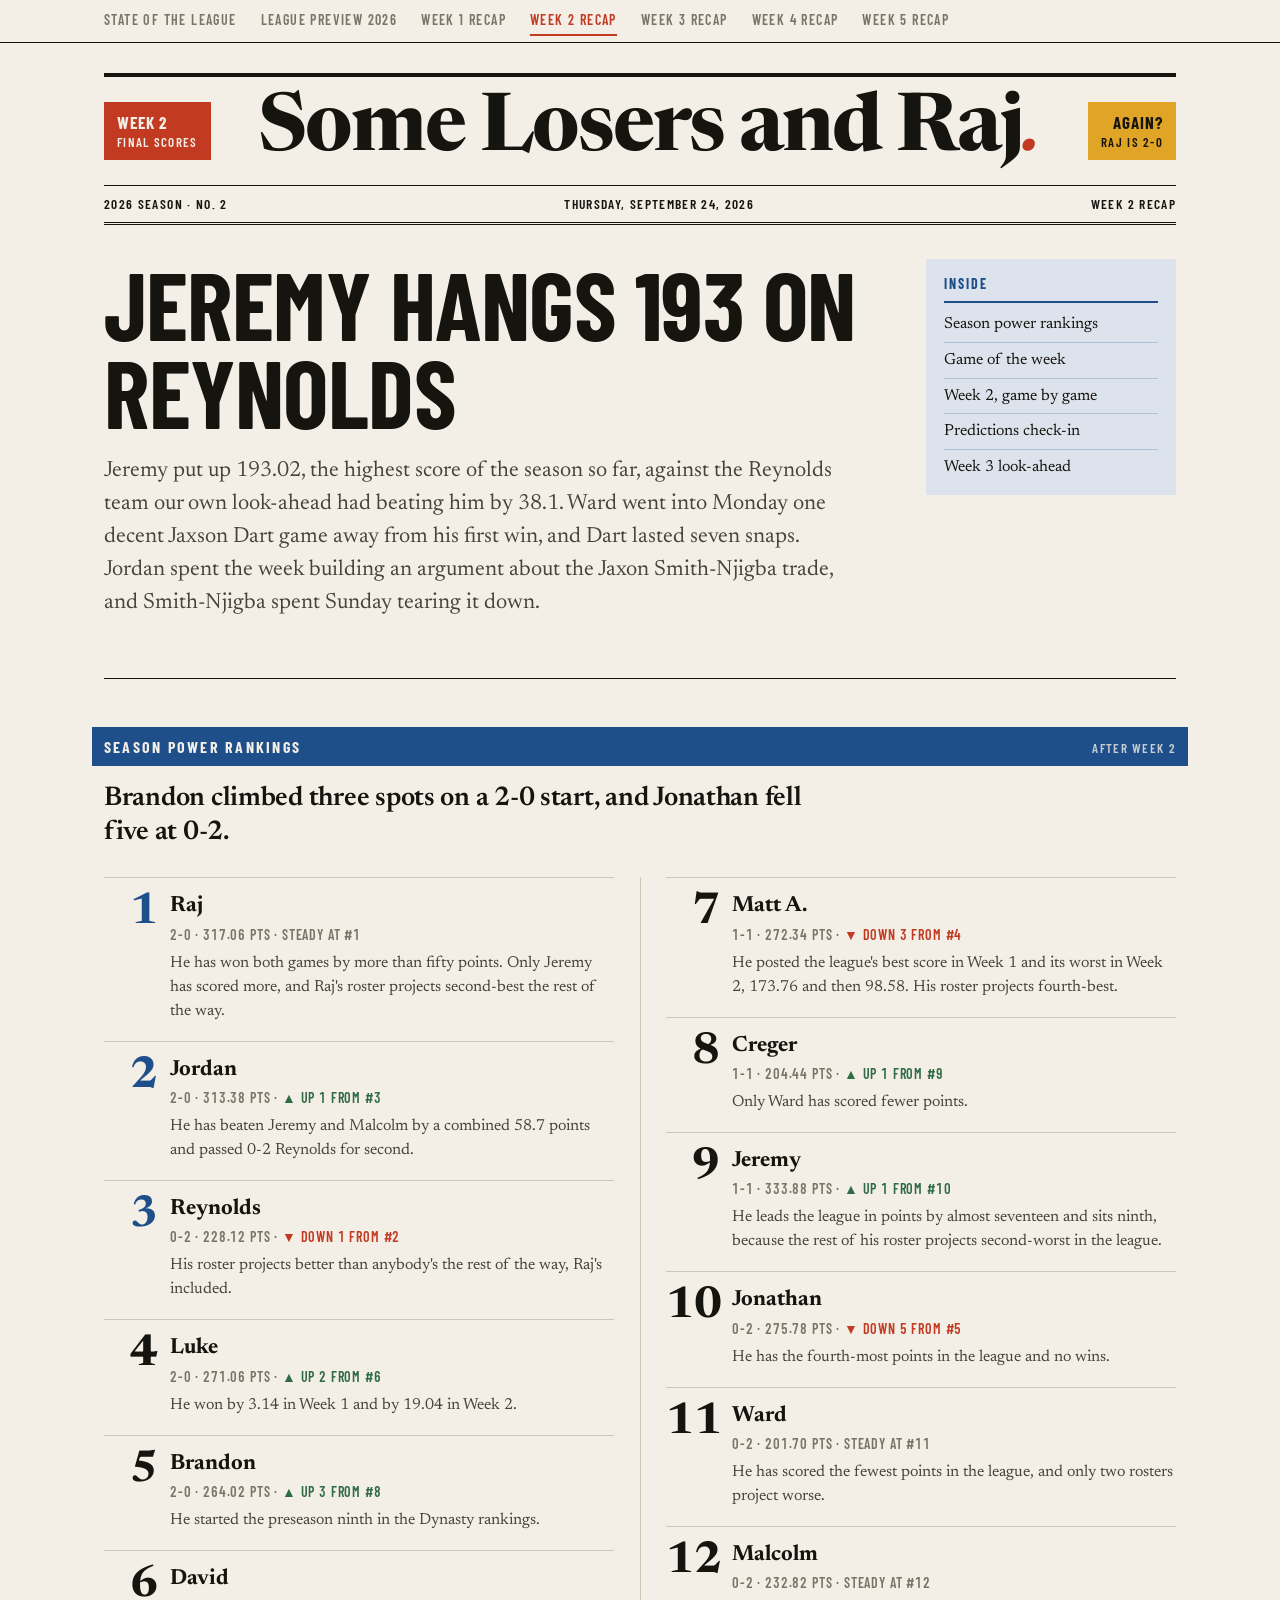
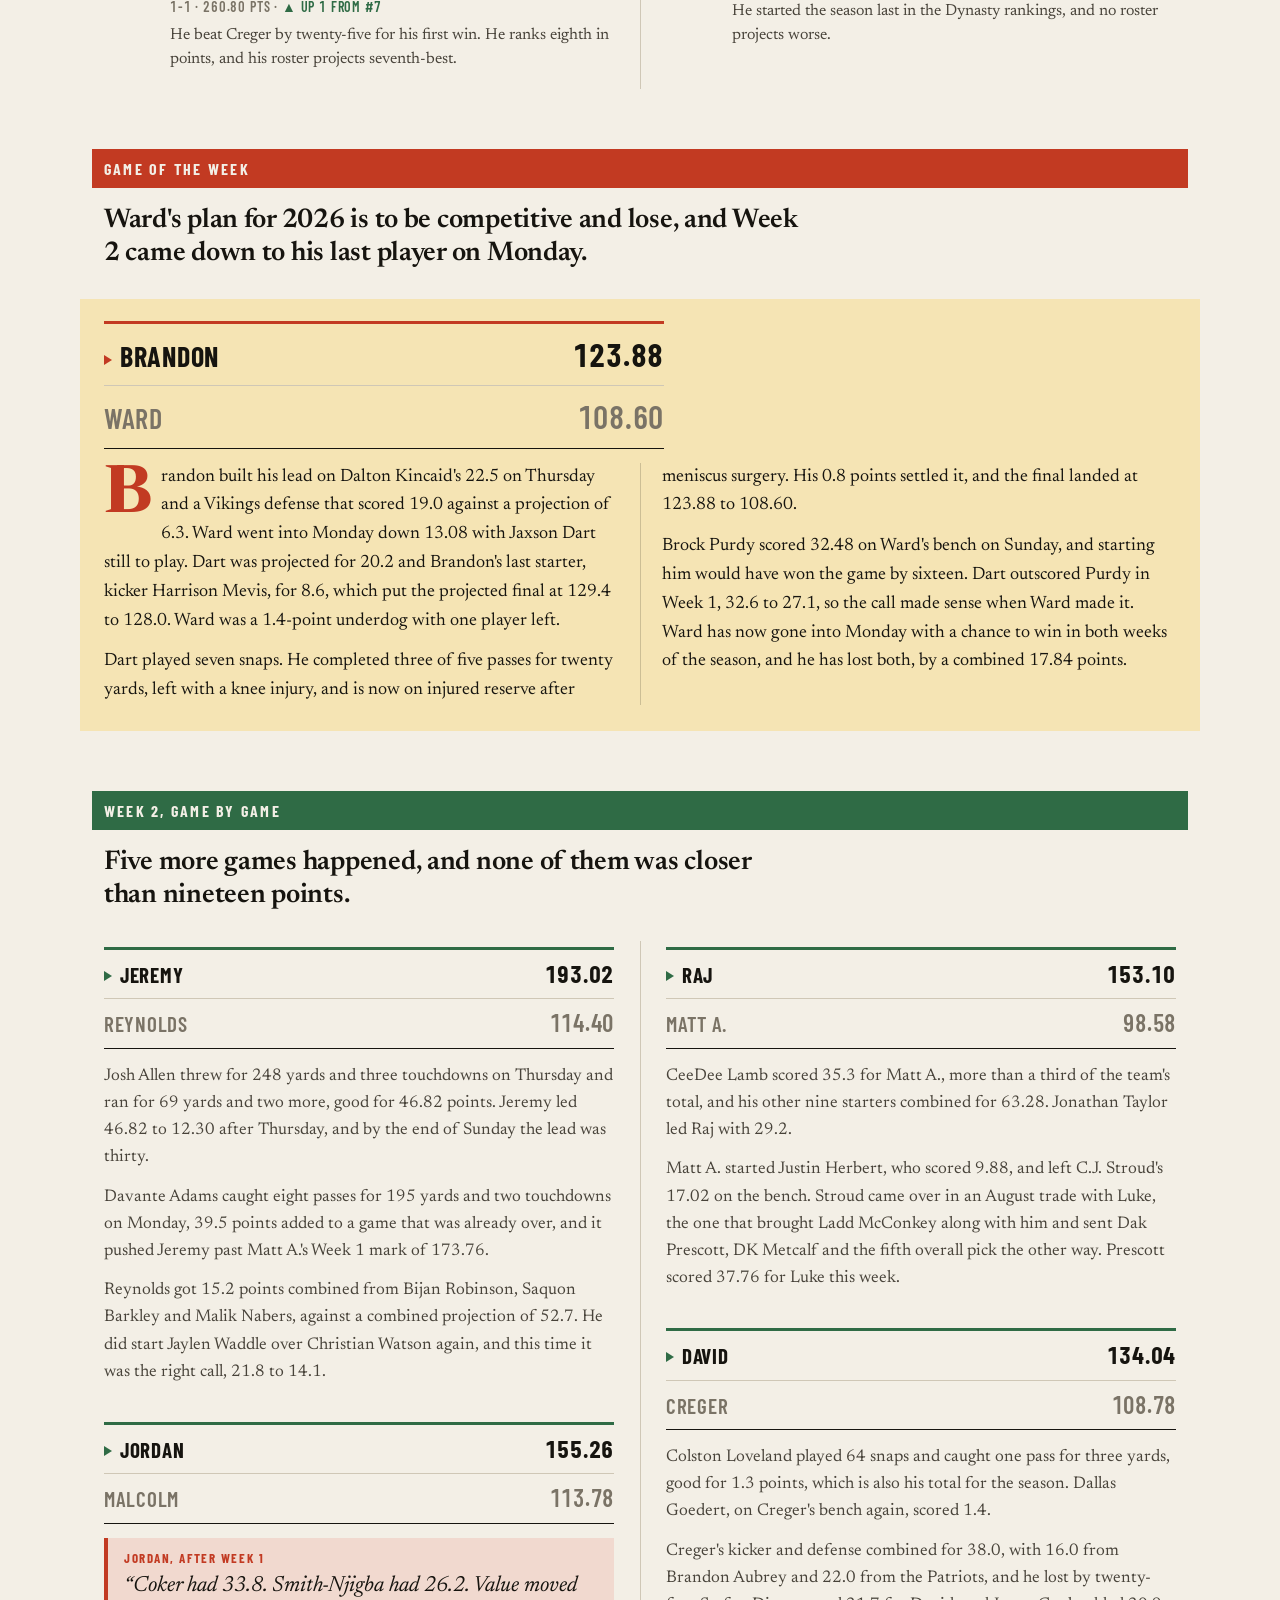
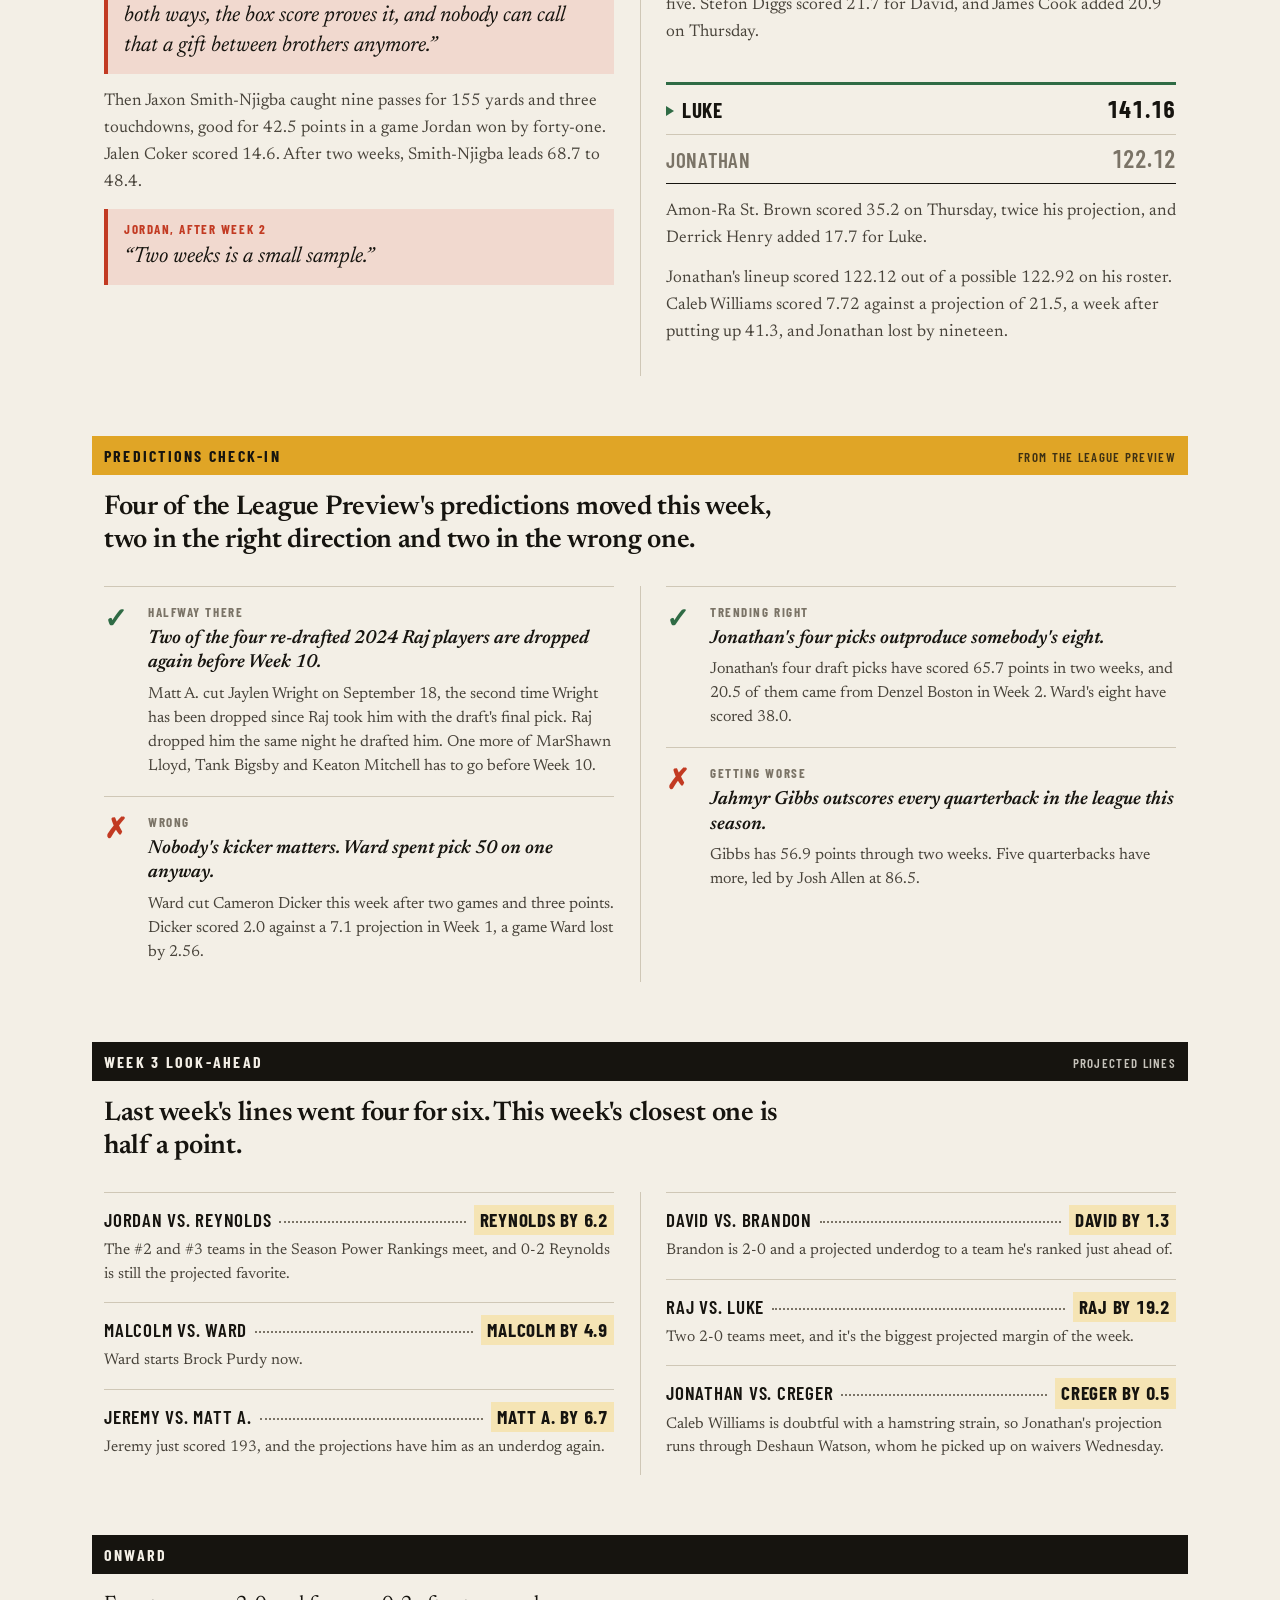
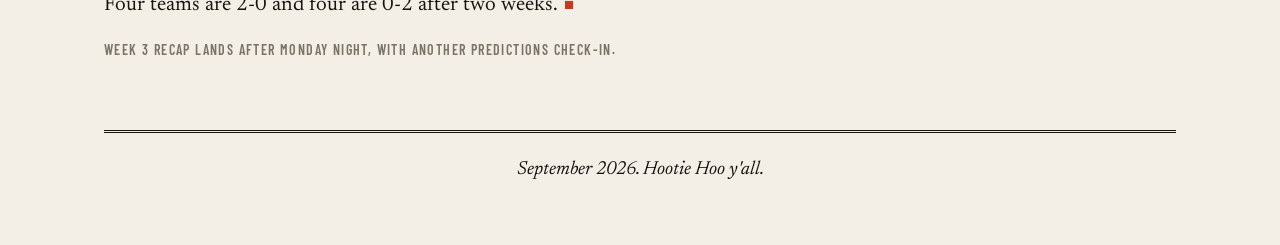
<file: week-2-recap.html>
<!DOCTYPE html>
<html lang="en">
<head>
<meta charset="utf-8">
<meta name="viewport" content="width=device-width, initial-scale=1">
<title>Week 2 Recap 2026 - 193 points, seven snaps</title>
<link rel="preconnect" href="https://fonts.googleapis.com">
<link rel="preconnect" href="https://fonts.gstatic.com" crossorigin>
<link href="https://fonts.googleapis.com/css2?family=Barlow+Condensed:wght@500;600;700&family=Newsreader:ital,opsz,wght@0,6..72,400;0,6..72,500;0,6..72,600;0,6..72,700;1,6..72,400;1,6..72,500&display=swap" rel="stylesheet">
<link rel="stylesheet" href="edition.css">
</head>
<body>
<nav class="nav"><div class="wrap">
  <a href="index.html">State of the League</a>
  <a href="draft-2026.html">League Preview 2026</a>
  <a href="week-1-recap.html">Week 1 Recap</a>
  <a href="week-2-recap.html" class="on">Week 2 Recap</a>
  <a href="week-3-recap.html">Week 3 Recap</a>
  <a href="week-4-recap.html">Week 4 Recap</a>
  <a href="week-5-recap.html">Week 5 Recap</a>
</div></nav>

<!-- ============ MASTHEAD ============ -->
<header class="mast"><div class="wrap">
  <div class="plate">
    <div class="ear"><b>Week 2</b>Final scores</div>
    <p class="name">Some Losers and Raj<i>.</i></p>
    <div class="ear r"><b>Again?</b>Raj is 2-0</div>
  </div>
  <div class="dateline">
    <span>2026 season · No. 2</span>
    <span>Thursday, September 24, 2026</span>
    <span>Week 2 recap</span>
  </div>
  <div class="banner">
    <div><h1>Jeremy hangs 193 on Reynolds</h1>
    <p class="lede">Jeremy put up 193.02, the highest score of the season so far, against the
      Reynolds team our own look-ahead had beating him by 38.1. Ward went into Monday one decent
      Jaxson Dart game away from his first win, and Dart lasted seven snaps. Jordan spent the week
      building an argument about the Jaxon Smith-Njigba trade, and Smith-Njigba spent Sunday
      tearing it down.</p></div>
    <nav class="inside" aria-label="In this edition">
      <h2>Inside</h2>
      <a href="#rankings">Season power rankings</a>
      <a href="#gow">Game of the week</a>
      <a href="#games">Week 2, game by game</a>
      <a href="#predictions">Predictions check-in</a>
      <a href="#ahead">Week 3 look-ahead</a>
    </nav>
  </div>
</div></header>

<!-- ============ SEASON POWER RANKINGS ============ -->
<section id="rankings" class="c-blue"><div class="wrap">
  <div class="flag">Season power rankings <span>After Week 2</span></div>
  <p class="deck">Brandon climbed three spots on a 2-0 start, and Jonathan fell five at 0-2.</p>
  <div class="ranks">
    <div class="rk"><div class="n">1</div><div>
      <h3>Raj</h3>
      <p class="meta">2-0 · 317.06 pts · <span>steady at #1</span></p>
      <p>He has won both games by more than fifty points. Only Jeremy has scored more, and Raj's roster projects second-best the rest of the way.</p>
    </div></div>
    <div class="rk"><div class="n">2</div><div>
      <h3>Jordan</h3>
      <p class="meta">2-0 · 313.38 pts · <span class="up">▲ up 1 from #3</span></p>
      <p>He has beaten Jeremy and Malcolm by a combined 58.7 points and passed 0-2 Reynolds for
        second.</p>
    </div></div>
    <div class="rk"><div class="n">3</div><div>
      <h3>Reynolds</h3>
      <p class="meta">0-2 · 228.12 pts · <span class="down">▼ down 1 from #2</span></p>
      <p>His roster projects better than anybody's the rest of the way, Raj's included.</p>
    </div></div>
    <div class="rk"><div class="n">4</div><div>
      <h3>Luke</h3>
      <p class="meta">2-0 · 271.06 pts · <span class="up">▲ up 2 from #6</span></p>
      <p>He won by 3.14 in Week 1 and by 19.04 in Week 2.</p>
    </div></div>
    <div class="rk"><div class="n">5</div><div>
      <h3>Brandon</h3>
      <p class="meta">2-0 · 264.02 pts · <span class="up">▲ up 3 from #8</span></p>
      <p>He started the preseason ninth in the Dynasty rankings.</p>
    </div></div>
    <div class="rk"><div class="n">6</div><div>
      <h3>David</h3>
      <p class="meta">1-1 · 260.80 pts · <span class="up">▲ up 1 from #7</span></p>
      <p>He beat Creger by twenty-five for his first win. He ranks eighth in points, and his roster projects seventh-best.</p>
    </div></div>
    <div class="rk"><div class="n">7</div><div>
      <h3>Matt A.</h3>
      <p class="meta">1-1 · 272.34 pts · <span class="down">▼ down 3 from #4</span></p>
      <p>He posted the league's best score in Week 1 and its worst in Week 2, 173.76 and then
        98.58. His roster projects fourth-best.</p>
    </div></div>
    <div class="rk"><div class="n">8</div><div>
      <h3>Creger</h3>
      <p class="meta">1-1 · 204.44 pts · <span class="up">▲ up 1 from #9</span></p>
      <p>Only Ward has scored fewer points.</p>
    </div></div>
    <div class="rk"><div class="n">9</div><div>
      <h3>Jeremy</h3>
      <p class="meta">1-1 · 333.88 pts · <span class="up">▲ up 1 from #10</span></p>
      <p>He leads the league in points by almost seventeen and sits ninth, because the rest of
        his roster projects second-worst in the league.</p>
    </div></div>
    <div class="rk"><div class="n">10</div><div>
      <h3>Jonathan</h3>
      <p class="meta">0-2 · 275.78 pts · <span class="down">▼ down 5 from #5</span></p>
      <p>He has the fourth-most points in the league and no wins.</p>
    </div></div>
    <div class="rk"><div class="n">11</div><div>
      <h3>Ward</h3>
      <p class="meta">0-2 · 201.70 pts · <span>steady at #11</span></p>
      <p>He has scored the fewest points in the league, and only two rosters project worse.</p>
    </div></div>
    <div class="rk"><div class="n">12</div><div>
      <h3>Malcolm</h3>
      <p class="meta">0-2 · 232.82 pts · <span>steady at #12</span></p>
      <p>He started the season last in the Dynasty rankings, and no roster projects worse.</p>
    </div></div>
  </div>
</div></section>

<!-- ============ GAME OF THE WEEK ============ -->
<section class="lead c-red" id="gow"><div class="wrap">
  <div class="flag">Game of the week</div>
  <p class="deck">Ward's plan for 2026 is to be competitive and lose, and Week 2 came down to his
    last player on Monday.</p>
  <div class="shade">
  <div class="box">
    <div class="row w"><span class="t">Brandon</span><span class="s">123.88</span></div>
    <div class="row"><span class="t">Ward</span><span class="s">108.60</span></div>
  </div>
  <div class="body">
    <p>Brandon built his lead on Dalton Kincaid's 22.5 on Thursday and a Vikings defense that
      scored 19.0 against a projection of 6.3. Ward went into Monday down 13.08 with Jaxson Dart
      still to play. Dart was projected for 20.2 and Brandon's last starter, kicker Harrison
      Mevis, for 8.6, which put the projected final at 129.4 to 128.0. Ward was a 1.4-point
      underdog with one player left.</p>
    <p>Dart played seven snaps. He completed three of five passes for twenty yards, left with a
      knee injury, and is now on injured reserve after meniscus surgery. His 0.8 points settled
      it, and the final landed at 123.88 to 108.60.</p>
    <p>Brock Purdy scored 32.48 on Ward's bench on Sunday, and starting him would have won the
      game by sixteen. Dart outscored Purdy in Week 1, 32.6 to 27.1, so the call made sense when
      Ward made it. Ward has now gone into Monday with a chance to win in both weeks of the
      season, and he has lost both, by a combined 17.84 points.</p>
  </div>
  </div>
</div></section>

<!-- ============ WEEK 2, GAME BY GAME ============ -->
<section id="games" class="c-green"><div class="wrap">
  <div class="flag">Week 2, game by game</div>
  <p class="deck">Five more games happened, and none of them was closer than nineteen points.</p>
  <div class="stories">

    <div class="story">
      <div class="box">
        <div class="row w"><span class="t">Jeremy</span><span class="s">193.02</span></div>
        <div class="row"><span class="t">Reynolds</span><span class="s">114.40</span></div>
      </div>
      <p>Josh Allen threw for 248 yards and three touchdowns on Thursday and ran for 69 yards and
        two more, good for 46.82 points. Jeremy led 46.82 to 12.30 after Thursday, and by the end
        of Sunday the lead was thirty.</p>
      <p>Davante Adams caught eight passes for 195 yards and two touchdowns on Monday, 39.5 points
        added to a game that was already over, and it pushed Jeremy past Matt A.'s Week 1 mark of
        173.76.</p>
      <p>Reynolds got 15.2 points combined from Bijan Robinson, Saquon Barkley and Malik Nabers,
        against a combined projection of 52.7. He did start Jaylen Waddle over Christian Watson
        again, and this time it was the right call, 21.8 to 14.1.</p>
    </div>

    <div class="story">
      <div class="box">
        <div class="row w"><span class="t">Jordan</span><span class="s">155.26</span></div>
        <div class="row"><span class="t">Malcolm</span><span class="s">113.78</span></div>
      </div>
      <div class="pull"><span class="who">Jordan, after Week 1</span><q>Coker had 33.8.
        Smith-Njigba had 26.2. Value moved both ways, the box score proves it, and nobody can call
        that a gift between brothers anymore.</q></div>
      <p>Then Jaxon Smith-Njigba caught nine passes for 155 yards and three touchdowns, good for
        42.5 points in a game Jordan won by forty-one. Jalen Coker scored 14.6. After two weeks,
        Smith-Njigba leads 68.7 to 48.4.</p>
      <div class="pull"><span class="who">Jordan, after Week 2</span><q>Two weeks is a small
        sample.</q></div>
    </div>

    <div class="story">
      <div class="box">
        <div class="row w"><span class="t">Raj</span><span class="s">153.10</span></div>
        <div class="row"><span class="t">Matt A.</span><span class="s">98.58</span></div>
      </div>
      <p>CeeDee Lamb scored 35.3 for Matt A., more than a third of the team's total, and his other
        nine starters combined for 63.28. Jonathan Taylor led Raj with 29.2.</p>
      <p>Matt A. started Justin Herbert, who scored 9.88, and left C.J. Stroud's 17.02 on the bench.
        Stroud came over in an August trade with Luke, the one that brought Ladd McConkey along with
        him and sent Dak Prescott, DK Metcalf and the fifth overall pick the other way. Prescott
        scored 37.76 for Luke this week.</p>
    </div>

    <div class="story">
      <div class="box">
        <div class="row w"><span class="t">David</span><span class="s">134.04</span></div>
        <div class="row"><span class="t">Creger</span><span class="s">108.78</span></div>
      </div>
      <p>Colston Loveland played 64 snaps and caught one pass for three yards, good for 1.3
        points, which is also his total for the season. Dallas Goedert, on Creger's bench again,
        scored 1.4.</p>
      <p>Creger's kicker and defense combined for 38.0, with 16.0 from Brandon Aubrey and 22.0 from
        the Patriots, and he lost by twenty-five. Stefon Diggs scored 21.7 for David, and
        James Cook added 20.9 on Thursday.</p>
    </div>

    <div class="story">
      <div class="box">
        <div class="row w"><span class="t">Luke</span><span class="s">141.16</span></div>
        <div class="row"><span class="t">Jonathan</span><span class="s">122.12</span></div>
      </div>
      <p>Amon-Ra St. Brown scored 35.2 on Thursday, twice his projection, and Derrick Henry added
        17.7 for Luke.</p>
      <p>Jonathan's lineup scored 122.12 out of a possible 122.92 on his roster. Caleb Williams
        scored 7.72 against a projection of 21.5, a week after putting up 41.3, and Jonathan lost
        by nineteen.</p>
    </div>

  </div>
</div></section>

<!-- ============ PREDICTIONS CHECK-IN ============ -->
<section id="predictions" class="c-gold"><div class="wrap">
  <div class="flag">Predictions check-in <span>From the League Preview</span></div>
  <p class="deck">Four of the League Preview's predictions moved this week, two in the right
    direction and two in the wrong one.</p>
  <div class="ledger">
    <div class="lg"><div class="mk">✓</div><div>
      <p class="v">Halfway there</p>
      <h3>Two of the four re-drafted 2024 Raj players are dropped again before Week 10.</h3>
      <p>Matt A. cut Jaylen Wright on September 18, the second time Wright has been dropped since
        Raj took him with the draft's final pick. Raj dropped him the same night he drafted him.
        One more of MarShawn Lloyd, Tank Bigsby and Keaton Mitchell has to go before Week 10.</p>
    </div></div>
    <div class="lg"><div class="mk x">✗</div><div>
      <p class="v">Wrong</p>
      <h3>Nobody's kicker matters. Ward spent pick 50 on one anyway.</h3>
      <p>Ward cut Cameron Dicker this week after two games and three points. Dicker scored 2.0
        against a 7.1 projection in Week 1, a game Ward lost by 2.56.</p>
    </div></div>
    <div class="lg"><div class="mk">✓</div><div>
      <p class="v">Trending right</p>
      <h3>Jonathan's four picks outproduce somebody's eight.</h3>
      <p>Jonathan's four draft picks have scored 65.7 points in two weeks, and 20.5 of them came
        from Denzel Boston in Week 2. Ward's eight have scored 38.0.</p>
    </div></div>
    <div class="lg"><div class="mk x">✗</div><div>
      <p class="v">Getting worse</p>
      <h3>Jahmyr Gibbs outscores every quarterback in the league this season.</h3>
      <p>Gibbs has 56.9 points through two weeks. Five quarterbacks have more, led by Josh Allen at
        86.5.</p>
    </div></div>
  </div>
</div></section>

<!-- ============ WEEK 3 LOOK-AHEAD ============ -->
<section id="ahead"><div class="wrap">
  <div class="flag">Week 3 look-ahead <span>Projected lines</span></div>
  <p class="deck">Last week's lines went four for six. This week's closest one is half a point.</p>
  <div class="lines">
    <div class="ln">
      <div class="l"><span>Jordan vs. Reynolds</span><span class="dots"></span><span class="fav">Reynolds by 6.2</span></div>
      <p>The #2 and #3 teams in the Season Power Rankings meet, and 0-2 Reynolds is still the
        projected favorite.</p>
    </div>
    <div class="ln">
      <div class="l"><span>Malcolm vs. Ward</span><span class="dots"></span><span class="fav">Malcolm by 4.9</span></div>
      <p>Ward starts Brock Purdy now.</p>
    </div>
    <div class="ln">
      <div class="l"><span>Jeremy vs. Matt A.</span><span class="dots"></span><span class="fav">Matt A. by 6.7</span></div>
      <p>Jeremy just scored 193, and the projections have him as an underdog again.</p>
    </div>
    <div class="ln">
      <div class="l"><span>David vs. Brandon</span><span class="dots"></span><span class="fav">David by 1.3</span></div>
      <p>Brandon is 2-0 and a projected underdog to a team he's ranked just ahead of.</p>
    </div>
    <div class="ln">
      <div class="l"><span>Raj vs. Luke</span><span class="dots"></span><span class="fav">Raj by 19.2</span></div>
      <p>Two 2-0 teams meet, and it's the biggest projected margin of the week.</p>
    </div>
    <div class="ln">
      <div class="l"><span>Jonathan vs. Creger</span><span class="dots"></span><span class="fav">Creger by 0.5</span></div>
      <p>Caleb Williams is doubtful with a hamstring strain, so Jonathan's projection runs through
        Deshaun Watson, whom he picked up on waivers Wednesday.</p>
    </div>
  </div>
</div></section>

<!-- ============ ONWARD ============ -->
<section><div class="wrap">
  <div class="flag">Onward</div>
  <p class="close">Four teams are 2-0 and four are 0-2 after two weeks.</p>
  <p class="next">Week 3 recap lands after Monday Night, with another predictions check-in.</p>
</div></section>

<footer><div class="wrap">
  <p>September 2026. Hootie Hoo y'all.</p>
</div></footer>

<script>
try{var on=document.querySelector('.nav a.on');on.parentNode.scrollLeft=on.offsetLeft-24}catch(e){}
</script>
</body>
</html>
</file>
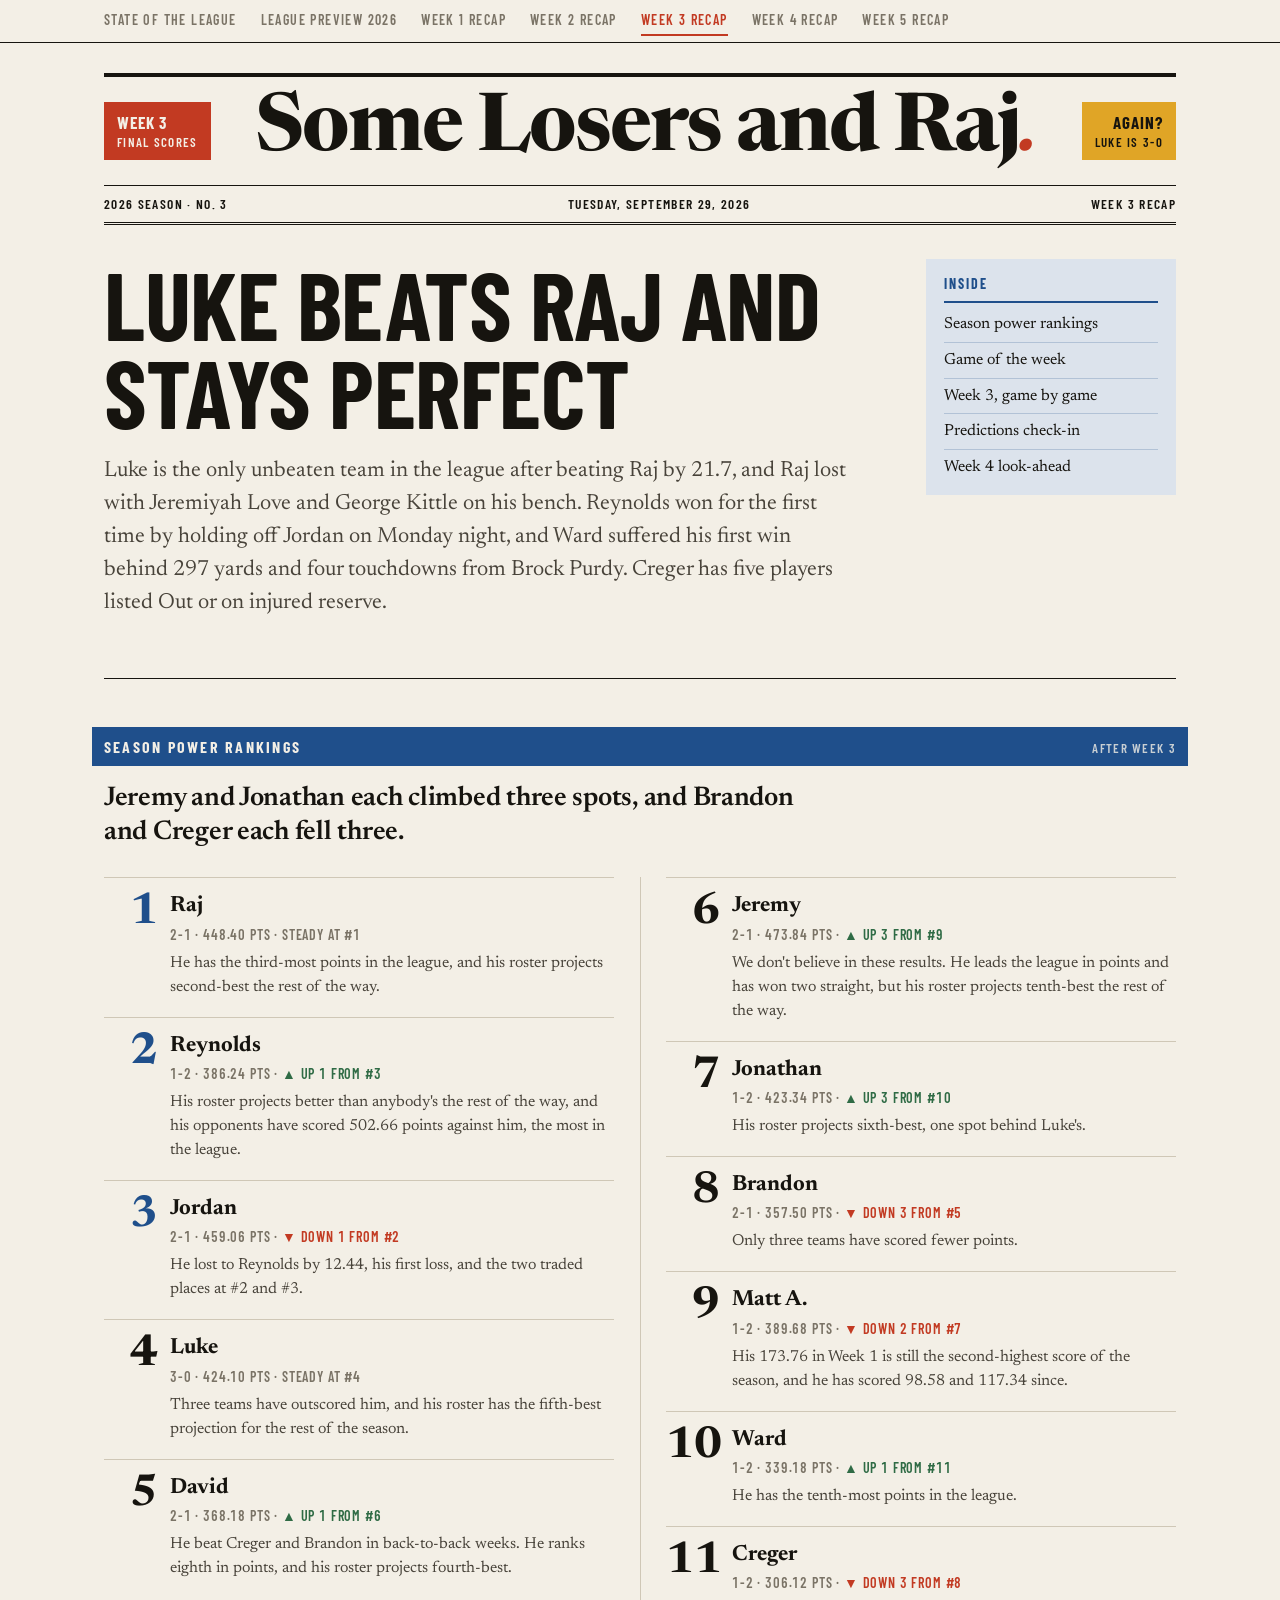
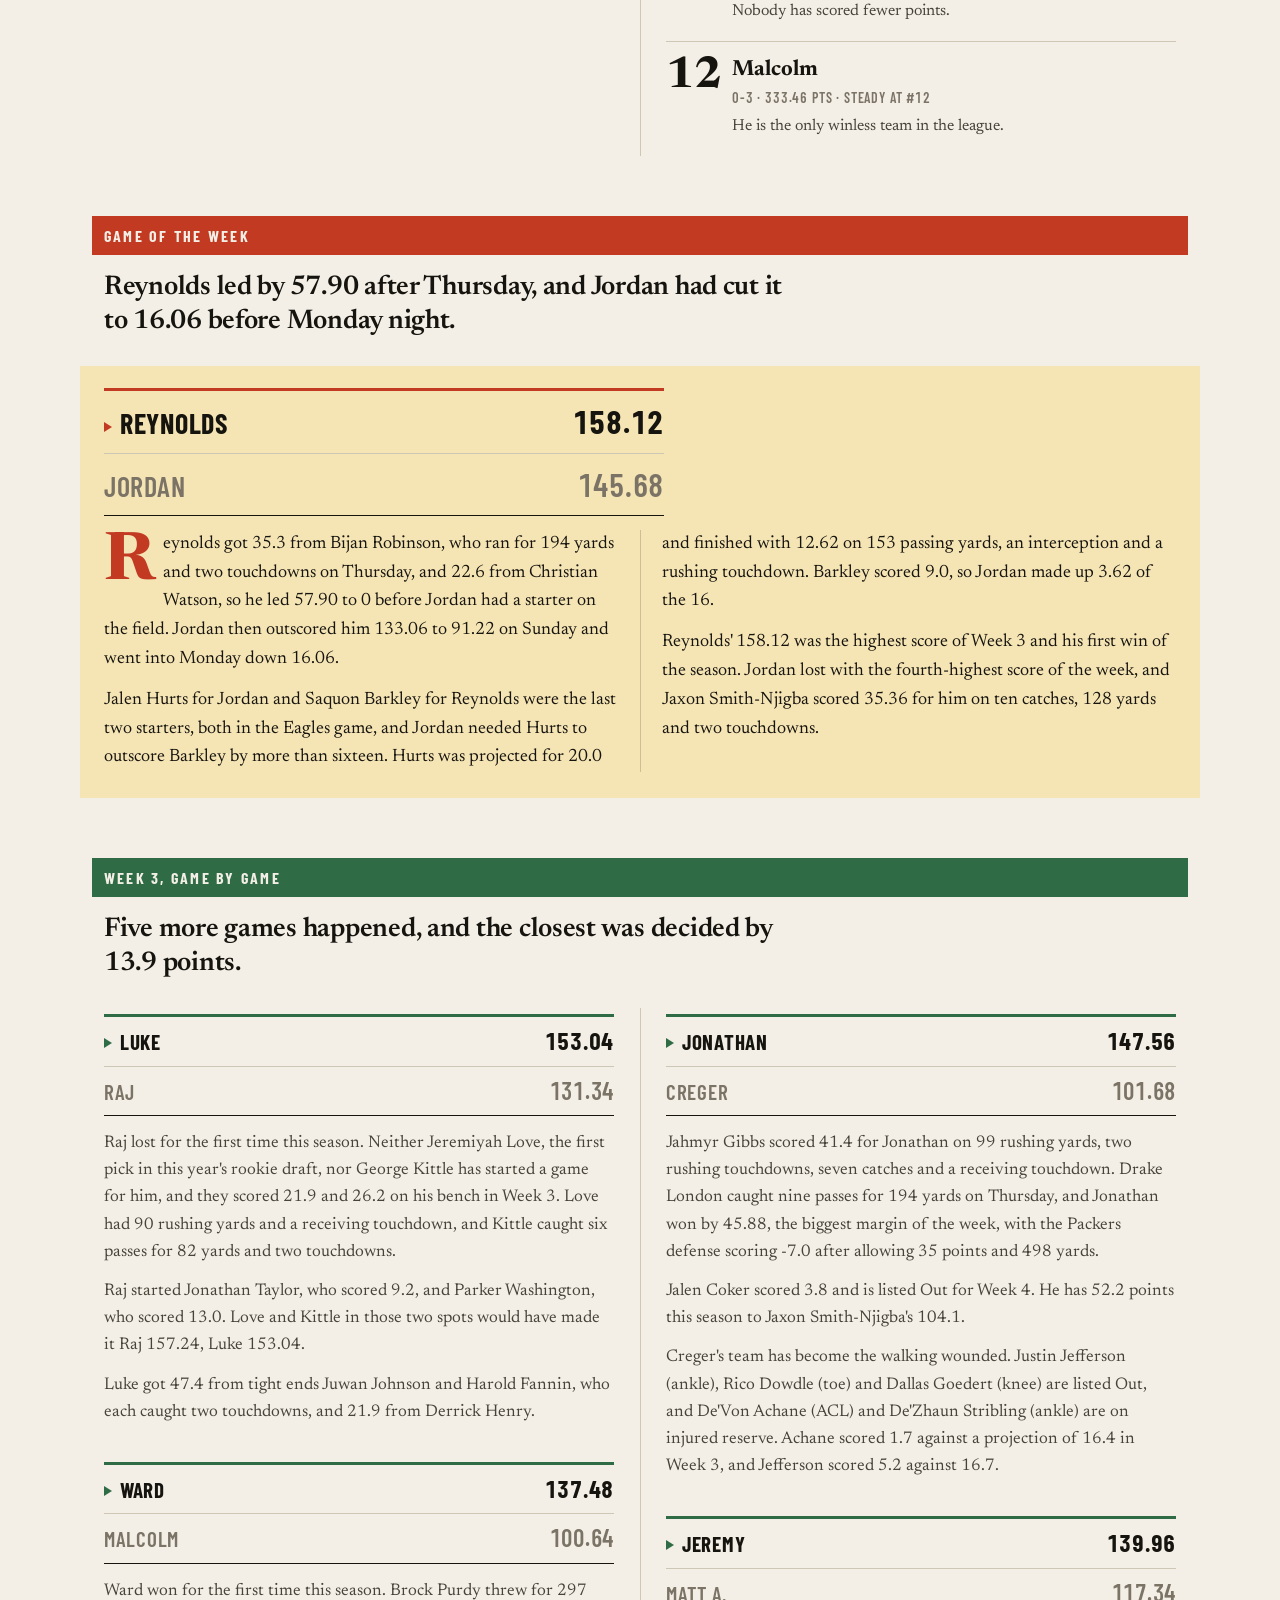
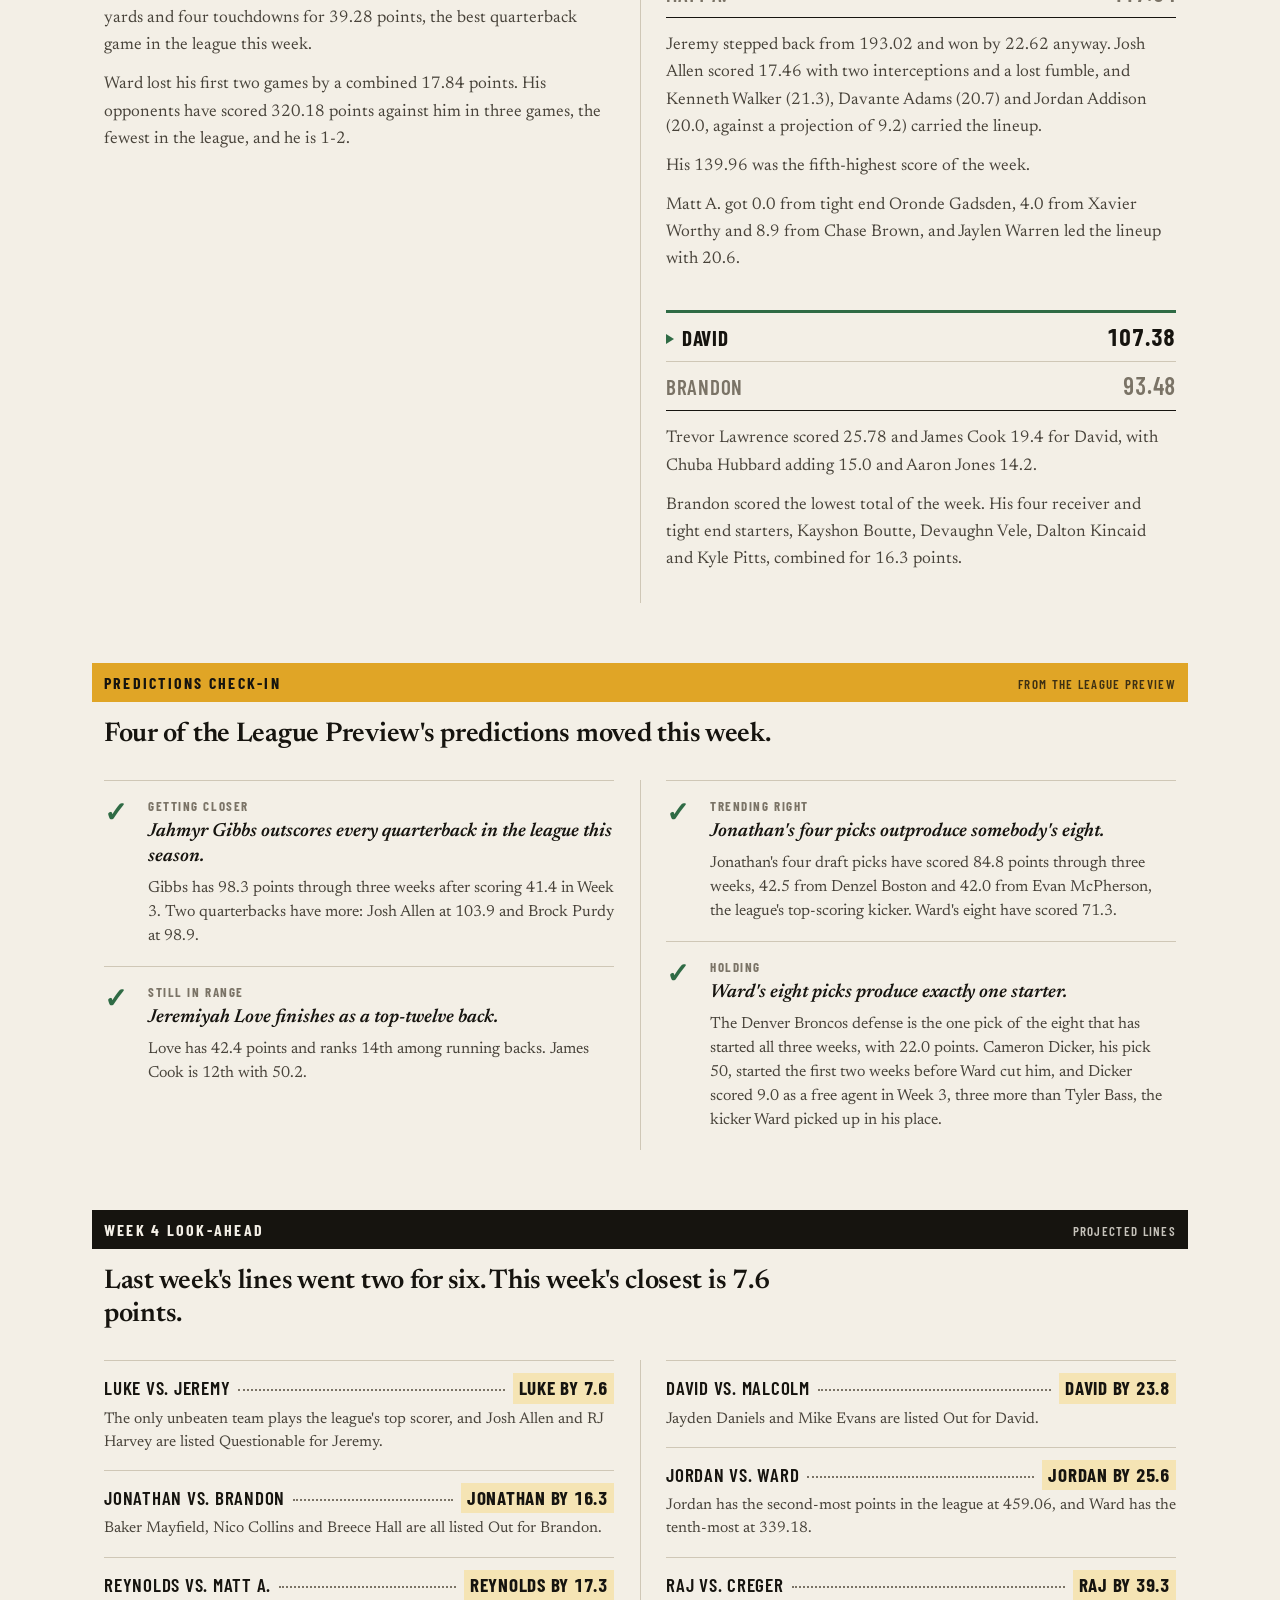
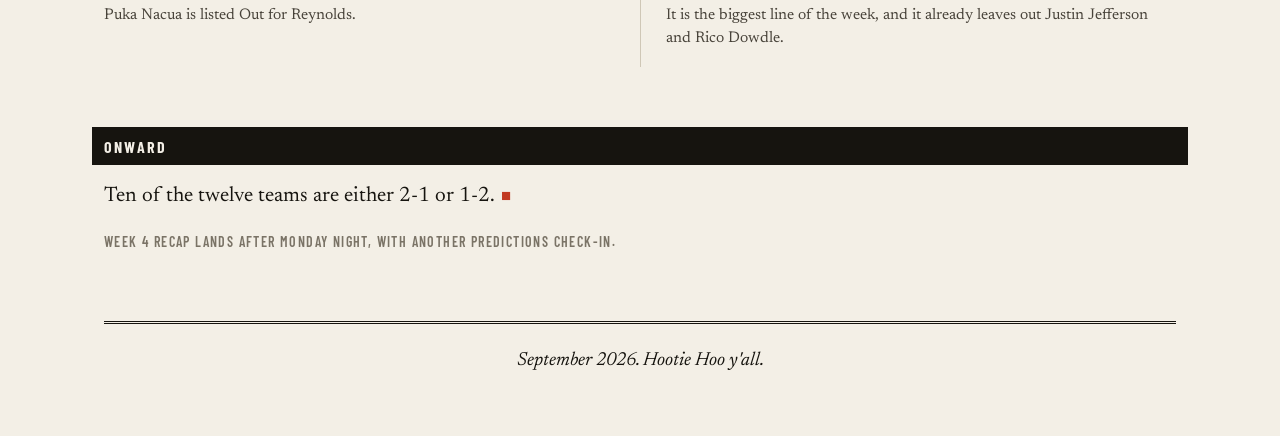
<file: week-3-recap.html>
<!DOCTYPE html>
<html lang="en">
<head>
<meta charset="utf-8">
<meta name="viewport" content="width=device-width, initial-scale=1">
<title>Week 3 Recap 2026 - Luke stays perfect</title>
<link rel="preconnect" href="https://fonts.googleapis.com">
<link rel="preconnect" href="https://fonts.gstatic.com" crossorigin>
<link href="https://fonts.googleapis.com/css2?family=Barlow+Condensed:wght@500;600;700&family=Newsreader:ital,opsz,wght@0,6..72,400;0,6..72,500;0,6..72,600;0,6..72,700;1,6..72,400;1,6..72,500&display=swap" rel="stylesheet">
<link rel="stylesheet" href="edition.css">
</head>
<body>
<nav class="nav"><div class="wrap">
  <a href="index.html">State of the League</a>
  <a href="draft-2026.html">League Preview 2026</a>
  <a href="week-1-recap.html">Week 1 Recap</a>
  <a href="week-2-recap.html">Week 2 Recap</a>
  <a href="week-3-recap.html" class="on">Week 3 Recap</a>
  <a href="week-4-recap.html">Week 4 Recap</a>
  <a href="week-5-recap.html">Week 5 Recap</a>
</div></nav>

<!-- ============ MASTHEAD ============ -->
<header class="mast"><div class="wrap">
  <div class="plate">
    <div class="ear"><b>Week 3</b>Final scores</div>
    <p class="name">Some Losers and Raj<i>.</i></p>
    <div class="ear r"><b>Again?</b>Luke is 3-0</div>
  </div>
  <div class="dateline">
    <span>2026 season · No. 3</span>
    <span>Tuesday, September 29, 2026</span>
    <span>Week 3 recap</span>
  </div>
  <div class="banner">
    <div><h1>Luke beats Raj and stays perfect</h1>
    <p class="lede">Luke is the only unbeaten team in the league after beating Raj by 21.7, and
      Raj lost with Jeremiyah Love and George Kittle on his bench. Reynolds won for the first time
      by holding off Jordan on Monday night, and Ward suffered his first win behind 297 yards and
      four touchdowns from Brock Purdy. Creger has five players listed Out or on injured reserve.</p></div>
    <nav class="inside" aria-label="In this edition">
      <h2>Inside</h2>
      <a href="#rankings">Season power rankings</a>
      <a href="#gow">Game of the week</a>
      <a href="#games">Week 3, game by game</a>
      <a href="#predictions">Predictions check-in</a>
      <a href="#ahead">Week 4 look-ahead</a>
    </nav>
  </div>
</div></header>

<!-- ============ SEASON POWER RANKINGS ============ -->
<section id="rankings" class="c-blue"><div class="wrap">
  <div class="flag">Season power rankings <span>After Week 3</span></div>
  <p class="deck">Jeremy and Jonathan each climbed three spots, and Brandon and Creger each fell
    three.</p>
  <div class="ranks">
    <div class="rk"><div class="n">1</div><div>
      <h3>Raj</h3>
      <p class="meta">2-1 · 448.40 pts · <span>steady at #1</span></p>
      <p>He has the third-most points in the league, and his roster projects second-best the rest of the way.</p>
    </div></div>
    <div class="rk"><div class="n">2</div><div>
      <h3>Reynolds</h3>
      <p class="meta">1-2 · 386.24 pts · <span class="up">▲ up 1 from #3</span></p>
      <p>His roster projects better than anybody's the rest of the way, and his opponents have scored 502.66 points against him, the most in the league.</p>
    </div></div>
    <div class="rk"><div class="n">3</div><div>
      <h3>Jordan</h3>
      <p class="meta">2-1 · 459.06 pts · <span class="down">▼ down 1 from #2</span></p>
      <p>He lost to Reynolds by 12.44, his first loss, and the two traded places at #2 and #3.</p>
    </div></div>
    <div class="rk"><div class="n">4</div><div>
      <h3>Luke</h3>
      <p class="meta">3-0 · 424.10 pts · <span>steady at #4</span></p>
      <p>Three teams have outscored him, and his roster has the fifth-best projection for the rest of the season.</p>
    </div></div>
    <div class="rk"><div class="n">5</div><div>
      <h3>David</h3>
      <p class="meta">2-1 · 368.18 pts · <span class="up">▲ up 1 from #6</span></p>
      <p>He beat Creger and Brandon in back-to-back weeks. He ranks eighth in points, and his roster projects fourth-best.</p>
    </div></div>
    <div class="rk"><div class="n">6</div><div>
      <h3>Jeremy</h3>
      <p class="meta">2-1 · 473.84 pts · <span class="up">▲ up 3 from #9</span></p>
      <p>We don't believe in these results. He leads the league in points and has won two straight, but his roster projects tenth-best the rest of the way.</p>
    </div></div>
    <div class="rk"><div class="n">7</div><div>
      <h3>Jonathan</h3>
      <p class="meta">1-2 · 423.34 pts · <span class="up">▲ up 3 from #10</span></p>
      <p>His roster projects sixth-best, one spot behind Luke's.</p>
    </div></div>
    <div class="rk"><div class="n">8</div><div>
      <h3>Brandon</h3>
      <p class="meta">2-1 · 357.50 pts · <span class="down">▼ down 3 from #5</span></p>
      <p>Only three teams have scored fewer points.</p>
    </div></div>
    <div class="rk"><div class="n">9</div><div>
      <h3>Matt A.</h3>
      <p class="meta">1-2 · 389.68 pts · <span class="down">▼ down 2 from #7</span></p>
      <p>His 173.76 in Week 1 is still the second-highest score of the season, and he has scored
        98.58 and 117.34 since.</p>
    </div></div>
    <div class="rk"><div class="n">10</div><div>
      <h3>Ward</h3>
      <p class="meta">1-2 · 339.18 pts · <span class="up">▲ up 1 from #11</span></p>
      <p>He has the tenth-most points in the league.</p>
    </div></div>
    <div class="rk"><div class="n">11</div><div>
      <h3>Creger</h3>
      <p class="meta">1-2 · 306.12 pts · <span class="down">▼ down 3 from #8</span></p>
      <p>Nobody has scored fewer points.</p>
    </div></div>
    <div class="rk"><div class="n">12</div><div>
      <h3>Malcolm</h3>
      <p class="meta">0-3 · 333.46 pts · <span>steady at #12</span></p>
      <p>He is the only winless team in the league.</p>
    </div></div>
  </div>
</div></section>

<!-- ============ GAME OF THE WEEK ============ -->
<section class="lead c-red" id="gow"><div class="wrap">
  <div class="flag">Game of the week</div>
  <p class="deck">Reynolds led by 57.90 after Thursday, and Jordan had cut it to 16.06 before
    Monday night.</p>
  <div class="shade">
  <div class="box">
    <div class="row w"><span class="t">Reynolds</span><span class="s">158.12</span></div>
    <div class="row"><span class="t">Jordan</span><span class="s">145.68</span></div>
  </div>
  <div class="body">
    <p>Reynolds got 35.3 from Bijan Robinson, who ran for 194 yards and two touchdowns on
      Thursday, and 22.6 from Christian Watson, so he led 57.90 to 0 before Jordan had a starter
      on the field. Jordan then outscored him 133.06 to 91.22 on Sunday and went into Monday down
      16.06.</p>
    <p>Jalen Hurts for Jordan and Saquon Barkley for Reynolds were the last two starters, both in
      the Eagles game, and Jordan needed Hurts to outscore Barkley by more than sixteen. Hurts was
      projected for 20.0 and finished with 12.62 on 153 passing yards, an interception and a
      rushing touchdown. Barkley scored 9.0, so Jordan made up 3.62 of the 16.</p>
    <p>Reynolds' 158.12 was the highest score of Week 3 and his first win of the season. Jordan
      lost with the fourth-highest score of the week, and Jaxon Smith-Njigba scored 35.36 for him
      on ten catches, 128 yards and two touchdowns.</p>
  </div>
  </div>
</div></section>

<!-- ============ WEEK 3, GAME BY GAME ============ -->
<section id="games" class="c-green"><div class="wrap">
  <div class="flag">Week 3, game by game</div>
  <p class="deck">Five more games happened, and the closest was decided by 13.9 points.</p>
  <div class="stories">

    <div class="story">
      <div class="box">
        <div class="row w"><span class="t">Luke</span><span class="s">153.04</span></div>
        <div class="row"><span class="t">Raj</span><span class="s">131.34</span></div>
      </div>
      <p>Raj lost for the first time this season. Neither Jeremiyah Love, the first pick in this
        year's rookie draft, nor George Kittle has started a game for him, and they scored 21.9
        and 26.2 on his bench in Week 3. Love had 90 rushing yards and a receiving touchdown, and
        Kittle caught six passes for 82 yards and two touchdowns.</p>
      <p>Raj started Jonathan Taylor, who scored 9.2, and Parker Washington, who scored 13.0.
        Love and Kittle in those two spots would have made it Raj 157.24, Luke 153.04.</p>
      <p>Luke got 47.4 from tight ends Juwan Johnson and Harold Fannin, who each caught two
        touchdowns, and 21.9 from Derrick Henry.</p>
    </div>

    <div class="story">
      <div class="box">
        <div class="row w"><span class="t">Ward</span><span class="s">137.48</span></div>
        <div class="row"><span class="t">Malcolm</span><span class="s">100.64</span></div>
      </div>
      <p>Ward won for the first time this season. Brock Purdy threw for 297 yards and four
        touchdowns for 39.28 points, the best quarterback game in the league this week.</p>
      <p>Ward lost his first two games by a combined 17.84 points. His opponents have scored
        320.18 points against him in three games, the fewest in the league, and he is 1-2.</p>
    </div>

    <div class="story">
      <div class="box">
        <div class="row w"><span class="t">Jonathan</span><span class="s">147.56</span></div>
        <div class="row"><span class="t">Creger</span><span class="s">101.68</span></div>
      </div>
      <p>Jahmyr Gibbs scored 41.4 for Jonathan on 99 rushing yards, two rushing touchdowns, seven
        catches and a receiving touchdown. Drake London caught nine passes for 194 yards on
        Thursday, and Jonathan won by 45.88, the biggest margin of the week, with the Packers
        defense scoring -7.0 after allowing 35 points and 498 yards.</p>
      <p>Jalen Coker scored 3.8 and is listed Out for Week 4. He has 52.2 points this season to
        Jaxon Smith-Njigba's 104.1.</p>
      <p>Creger's team has become the walking wounded. Justin Jefferson (ankle), Rico Dowdle (toe)
        and Dallas Goedert (knee) are listed Out, and De'Von Achane (ACL) and De'Zhaun Stribling
        (ankle) are on injured reserve. Achane scored 1.7 against a projection of 16.4 in Week 3,
        and Jefferson scored 5.2 against 16.7.</p>
    </div>

    <div class="story">
      <div class="box">
        <div class="row w"><span class="t">Jeremy</span><span class="s">139.96</span></div>
        <div class="row"><span class="t">Matt A.</span><span class="s">117.34</span></div>
      </div>
      <p>Jeremy stepped back from 193.02 and won by 22.62 anyway. Josh Allen scored 17.46 with two
        interceptions and a lost fumble, and Kenneth Walker (21.3), Davante Adams (20.7) and
        Jordan Addison (20.0, against a projection of 9.2) carried the lineup.</p>
      <p>His 139.96 was the fifth-highest score of the week.</p>
      <p>Matt A. got 0.0 from tight end Oronde Gadsden, 4.0 from Xavier Worthy and 8.9 from Chase
        Brown, and Jaylen Warren led the lineup with 20.6.</p>
    </div>

    <div class="story">
      <div class="box">
        <div class="row w"><span class="t">David</span><span class="s">107.38</span></div>
        <div class="row"><span class="t">Brandon</span><span class="s">93.48</span></div>
      </div>
      <p>Trevor Lawrence scored 25.78 and James Cook 19.4 for David, with Chuba Hubbard adding 15.0
        and Aaron Jones 14.2.</p>
      <p>Brandon scored the lowest total of the week. His four receiver and tight end starters,
        Kayshon Boutte, Devaughn Vele, Dalton Kincaid and Kyle Pitts, combined for 16.3 points.</p>
    </div>

  </div>
</div></section>

<!-- ============ PREDICTIONS CHECK-IN ============ -->
<section id="predictions" class="c-gold"><div class="wrap">
  <div class="flag">Predictions check-in <span>From the League Preview</span></div>
  <p class="deck">Four of the League Preview's predictions moved this week.</p>
  <div class="ledger">
    <div class="lg"><div class="mk">✓</div><div>
      <p class="v">Getting closer</p>
      <h3>Jahmyr Gibbs outscores every quarterback in the league this season.</h3>
      <p>Gibbs has 98.3 points through three weeks after scoring 41.4 in Week 3. Two quarterbacks
        have more: Josh Allen at 103.9 and Brock Purdy at 98.9.</p>
    </div></div>
    <div class="lg"><div class="mk">✓</div><div>
      <p class="v">Still in range</p>
      <h3>Jeremiyah Love finishes as a top-twelve back.</h3>
      <p>Love has 42.4 points and ranks 14th among running backs. James Cook is 12th with 50.2.</p>
    </div></div>
    <div class="lg"><div class="mk">✓</div><div>
      <p class="v">Trending right</p>
      <h3>Jonathan's four picks outproduce somebody's eight.</h3>
      <p>Jonathan's four draft picks have scored 84.8 points through three weeks, 42.5 from Denzel
        Boston and 42.0 from Evan McPherson, the league's top-scoring kicker. Ward's eight have
        scored 71.3.</p>
    </div></div>
    <div class="lg"><div class="mk">✓</div><div>
      <p class="v">Holding</p>
      <h3>Ward's eight picks produce exactly one starter.</h3>
      <p>The Denver Broncos defense is the one pick of the eight that has started all three weeks,
        with 22.0 points. Cameron Dicker, his pick 50, started the first two weeks before Ward cut
        him, and Dicker scored 9.0 as a free agent in Week 3, three more than Tyler Bass, the
        kicker Ward picked up in his place.</p>
    </div></div>
  </div>
</div></section>

<!-- ============ WEEK 4 LOOK-AHEAD ============ -->
<section id="ahead"><div class="wrap">
  <div class="flag">Week 4 look-ahead <span>Projected lines</span></div>
  <p class="deck">Last week's lines went two for six. This week's closest is 7.6 points.</p>
  <div class="lines">
    <div class="ln">
      <div class="l"><span>Luke vs. Jeremy</span><span class="dots"></span><span class="fav">Luke by 7.6</span></div>
      <p>The only unbeaten team plays the league's top scorer, and Josh Allen and RJ Harvey are
        listed Questionable for Jeremy.</p>
    </div>
    <div class="ln">
      <div class="l"><span>Jonathan vs. Brandon</span><span class="dots"></span><span class="fav">Jonathan by 16.3</span></div>
      <p>Baker Mayfield, Nico Collins and Breece Hall are all listed Out for Brandon.</p>
    </div>
    <div class="ln">
      <div class="l"><span>Reynolds vs. Matt A.</span><span class="dots"></span><span class="fav">Reynolds by 17.3</span></div>
      <p>Puka Nacua is listed Out for Reynolds.</p>
    </div>
    <div class="ln">
      <div class="l"><span>David vs. Malcolm</span><span class="dots"></span><span class="fav">David by 23.8</span></div>
      <p>Jayden Daniels and Mike Evans are listed Out for David.</p>
    </div>
    <div class="ln">
      <div class="l"><span>Jordan vs. Ward</span><span class="dots"></span><span class="fav">Jordan by 25.6</span></div>
      <p>Jordan has the second-most points in the league at 459.06, and Ward has the tenth-most
        at 339.18.</p>
    </div>
    <div class="ln">
      <div class="l"><span>Raj vs. Creger</span><span class="dots"></span><span class="fav">Raj by 39.3</span></div>
      <p>It is the biggest line of the week, and it already leaves out Justin Jefferson and Rico Dowdle.</p>
    </div>
  </div>
</div></section>

<!-- ============ ONWARD ============ -->
<section><div class="wrap">
  <div class="flag">Onward</div>
  <p class="close">Ten of the twelve teams are either 2-1 or 1-2.</p>
  <p class="next">Week 4 recap lands after Monday Night, with another predictions check-in.</p>
</div></section>

<footer><div class="wrap">
  <p>September 2026. Hootie Hoo y'all.</p>
</div></footer>

<script>
try{var on=document.querySelector('.nav a.on');on.parentNode.scrollLeft=on.offsetLeft-24}catch(e){}
</script>
</body>
</html>
</file>
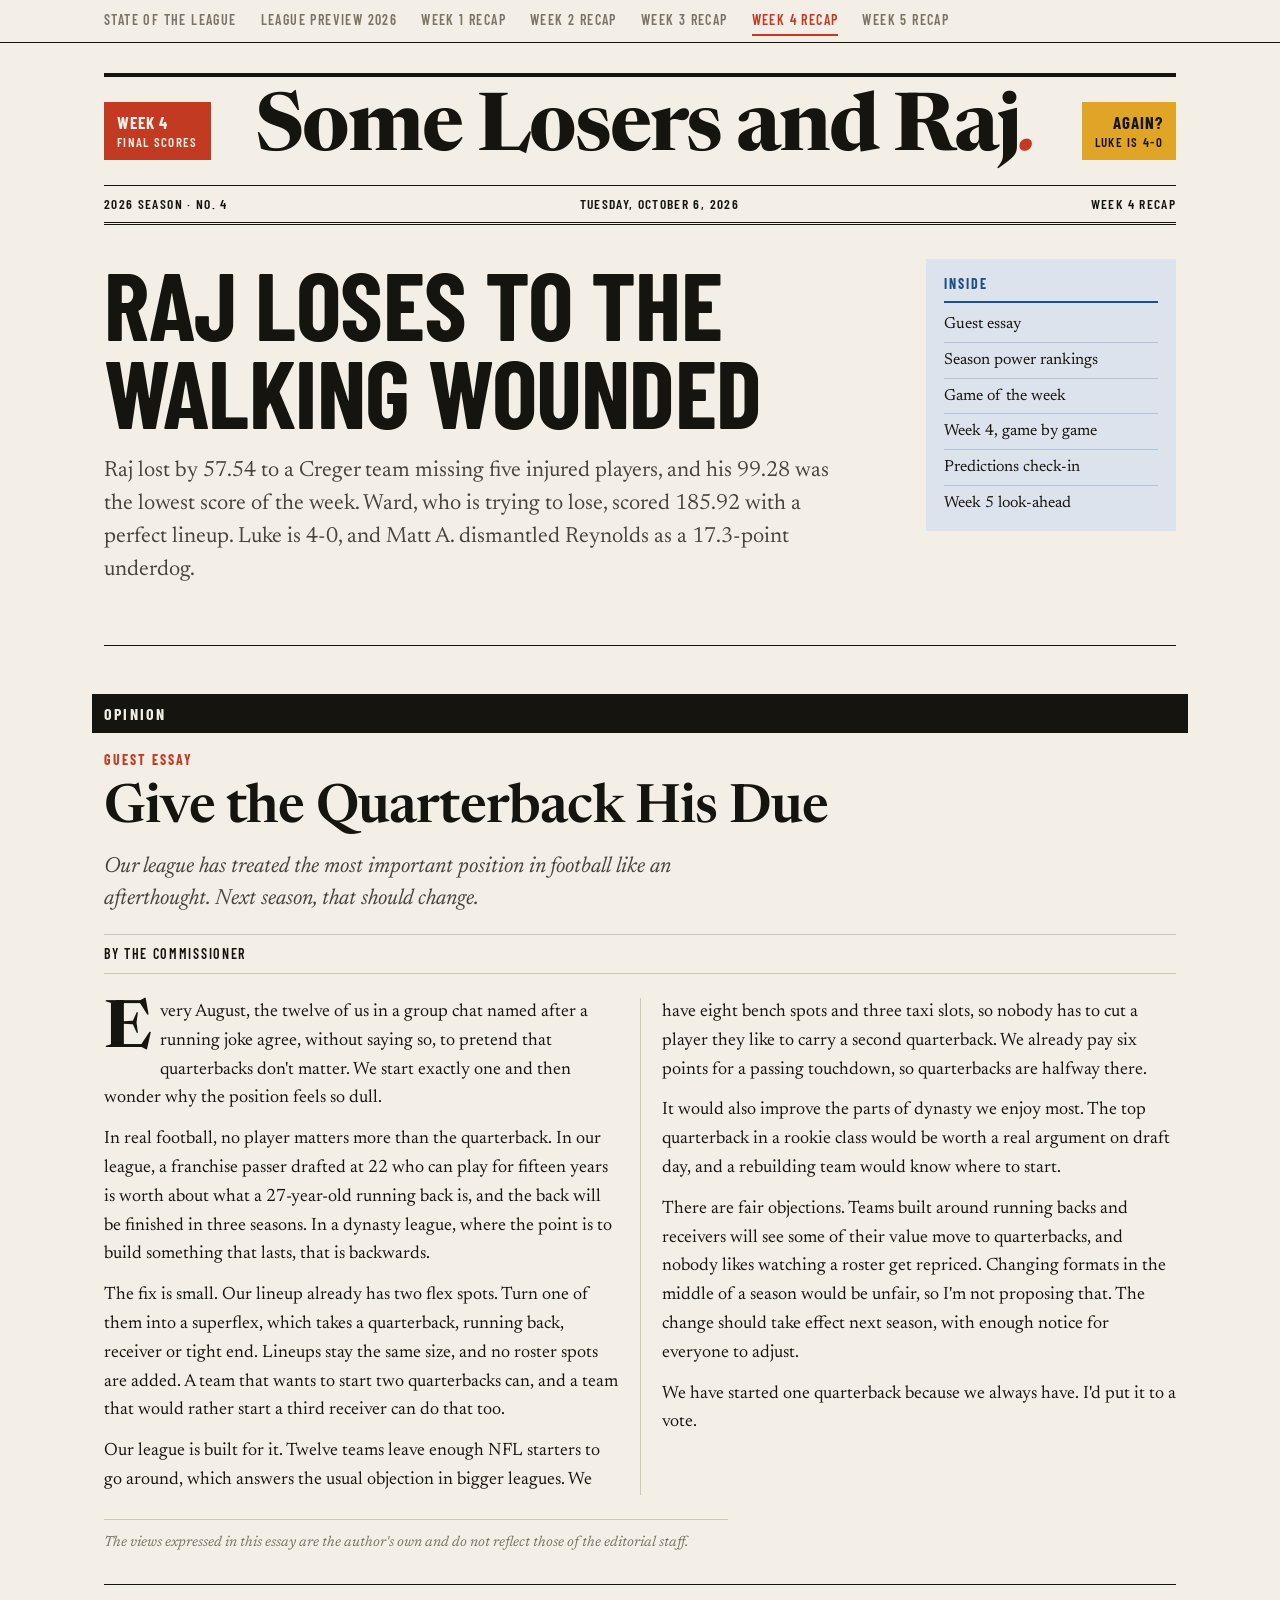
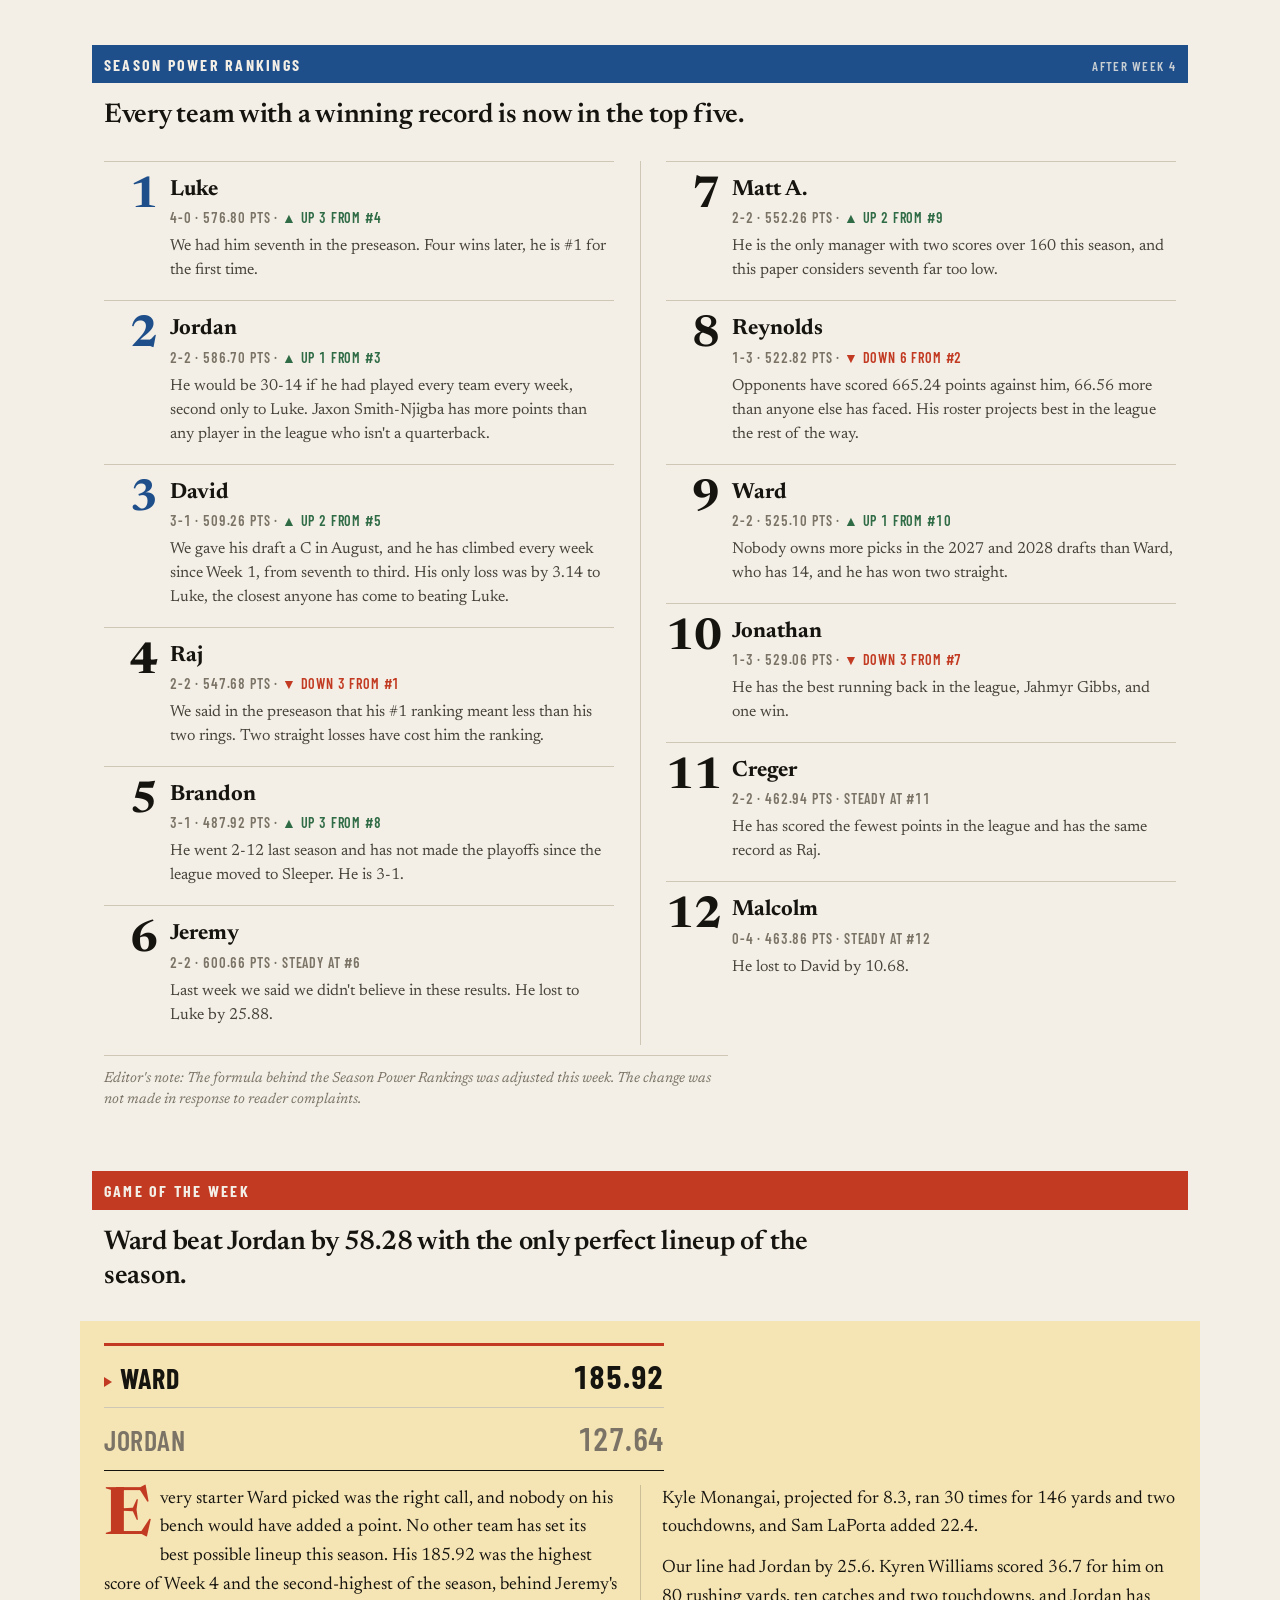
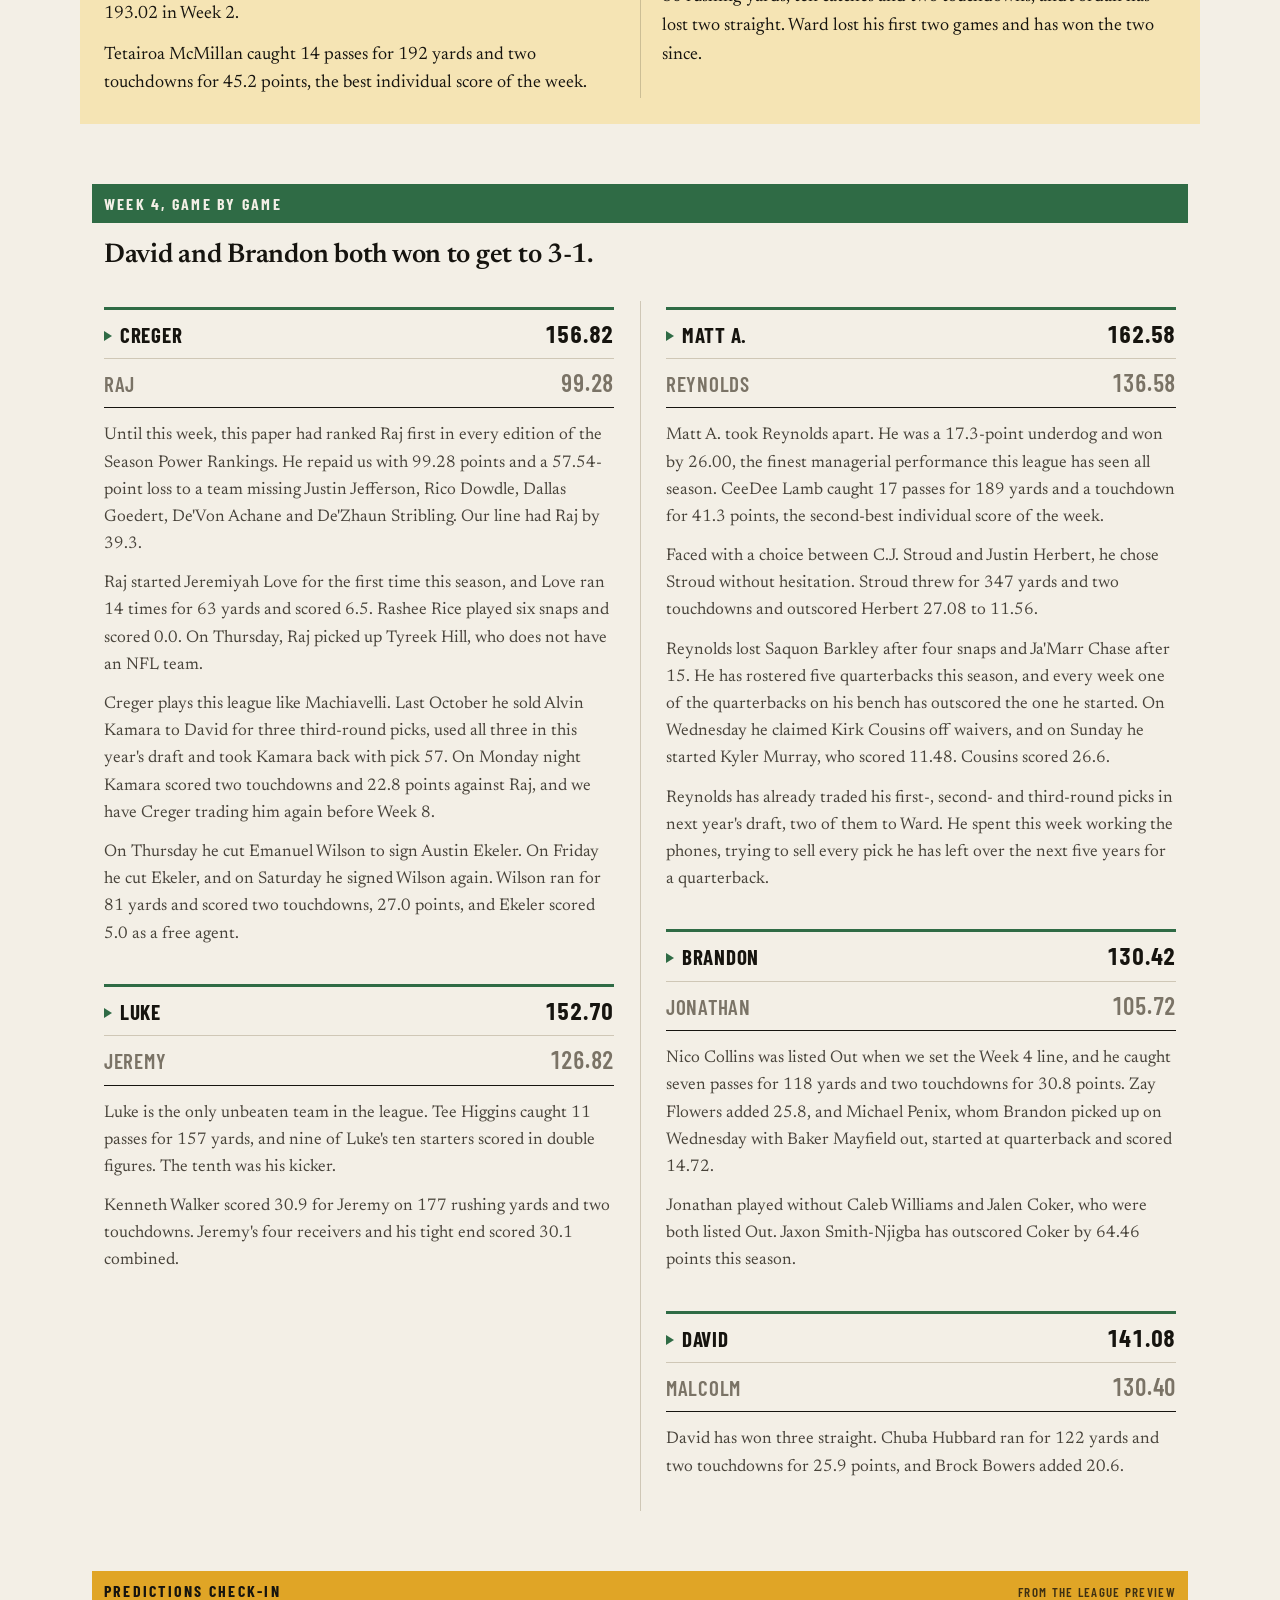
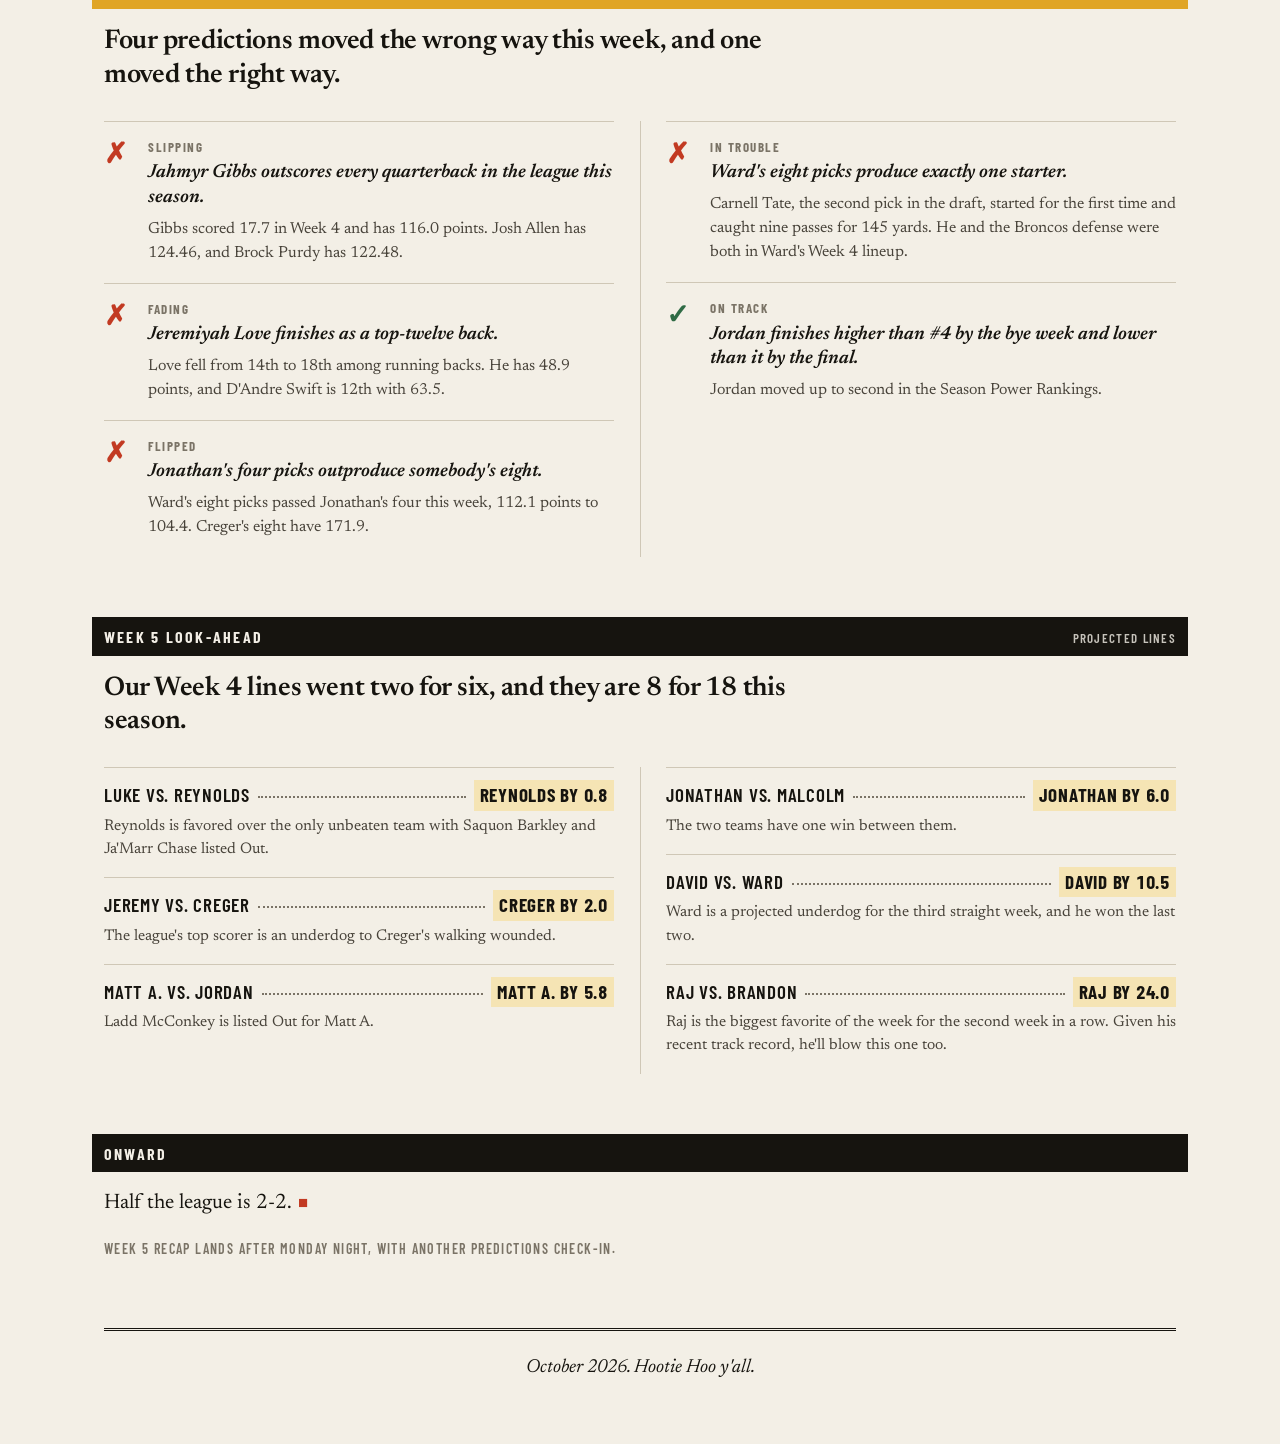
<file: week-4-recap.html>
<!DOCTYPE html>
<html lang="en">
<head>
<meta charset="utf-8">
<meta name="viewport" content="width=device-width, initial-scale=1">
<title>Week 4 Recap 2026 - Raj loses to the walking wounded</title>
<link rel="preconnect" href="https://fonts.googleapis.com">
<link rel="preconnect" href="https://fonts.gstatic.com" crossorigin>
<link href="https://fonts.googleapis.com/css2?family=Barlow+Condensed:wght@500;600;700&family=Newsreader:ital,opsz,wght@0,6..72,400;0,6..72,500;0,6..72,600;0,6..72,700;1,6..72,400;1,6..72,500&display=swap" rel="stylesheet">
<link rel="stylesheet" href="edition.css">
</head>
<body>
<nav class="nav"><div class="wrap">
  <a href="index.html">State of the League</a>
  <a href="draft-2026.html">League Preview 2026</a>
  <a href="week-1-recap.html">Week 1 Recap</a>
  <a href="week-2-recap.html">Week 2 Recap</a>
  <a href="week-3-recap.html">Week 3 Recap</a>
  <a href="week-4-recap.html" class="on">Week 4 Recap</a>
  <a href="week-5-recap.html">Week 5 Recap</a>
</div></nav>

<!-- ============ MASTHEAD ============ -->
<header class="mast"><div class="wrap">
  <div class="plate">
    <div class="ear"><b>Week 4</b>Final scores</div>
    <p class="name">Some Losers and Raj<i>.</i></p>
    <div class="ear r"><b>Again?</b>Luke is 4-0</div>
  </div>
  <div class="dateline">
    <span>2026 season · No. 4</span>
    <span>Tuesday, October 6, 2026</span>
    <span>Week 4 recap</span>
  </div>
  <div class="banner">
    <div><h1>Raj loses to the walking wounded</h1>
    <p class="lede">Raj lost by 57.54 to a Creger team missing five injured players, and his 99.28
      was the lowest score of the week. Ward, who is trying to lose, scored 185.92 with a perfect
      lineup. Luke is 4-0, and Matt A. dismantled Reynolds as a 17.3-point
      underdog.</p></div>
    <nav class="inside" aria-label="In this edition">
      <h2>Inside</h2>
      <a href="#oped">Guest essay</a>
      <a href="#rankings">Season power rankings</a>
      <a href="#gow">Game of the week</a>
      <a href="#games">Week 4, game by game</a>
      <a href="#predictions">Predictions check-in</a>
      <a href="#ahead">Week 5 look-ahead</a>
    </nav>
  </div>
</div></header>

<!-- ============ GUEST ESSAY ============ -->
<section id="oped" class="oped"><div class="wrap">
  <div class="flag">Opinion</div>
  <article>
    <p class="kicker">Guest essay</p>
    <h2>Give the Quarterback His Due</h2>
    <p class="dek">Our league has treated the most important position in football like an
      afterthought. Next season, that should change.</p>
    <p class="by">By the Commissioner</p>
    <div class="essay">
      <p>Every August, the twelve of us in a group chat named after a running joke agree, without
        saying so, to pretend that quarterbacks don't matter. We start exactly one and then wonder
        why the position feels so dull.</p>
      <p>In real football, no player matters more than the quarterback. In our league, a franchise
        passer drafted at 22 who can play for fifteen years is worth about what a 27-year-old
        running back is, and the back will be finished in three seasons. In a dynasty league, where
        the point is to build something that lasts, that is backwards.</p>
      <p>The fix is small. Our lineup already has two flex spots. Turn one of them into a
        superflex, which takes a quarterback, running back, receiver or tight end. Lineups stay the
        same size, and no roster spots are added. A team that wants to start two quarterbacks can,
        and a team that would rather start a third receiver can do that too.</p>
      <p>Our league is built for it. Twelve teams leave enough NFL starters to go around, which
        answers the usual objection in bigger leagues. We have eight bench spots and three taxi
        slots, so nobody has to cut a player they like to carry a second quarterback. We already pay
        six points for a passing touchdown, so quarterbacks are halfway there.</p>
      <p>It would also improve the parts of dynasty we enjoy most. The top quarterback in a rookie
        class would be worth a real argument on draft day, and a rebuilding team would know where to
        start.</p>
      <p>There are fair objections. Teams built around running backs and receivers will see some of
        their value move to quarterbacks, and nobody likes watching a roster get repriced. Changing
        formats in the middle of a season would be unfair, so I'm not proposing that. The change
        should take effect next season, with enough notice for everyone to adjust.</p>
      <p>We have started one quarterback because we always have. I'd put it to a vote.</p>
    </div>
    <p class="disc">The views expressed in this essay are the author's own and do not reflect those
      of the editorial staff.</p>
  </article>
</div></section>

<!-- ============ SEASON POWER RANKINGS ============ -->
<section id="rankings" class="c-blue"><div class="wrap">
  <div class="flag">Season power rankings <span>After Week 4</span></div>
  <p class="deck">Every team with a winning record is now in the top five.</p>
  <div class="ranks">
    <div class="rk"><div class="n">1</div><div>
      <h3>Luke</h3>
      <p class="meta">4-0 · 576.80 pts · <span class="up">▲ up 3 from #4</span></p>
      <p>We had him seventh in the preseason. Four wins later, he is #1 for the first time.</p>
    </div></div>
    <div class="rk"><div class="n">2</div><div>
      <h3>Jordan</h3>
      <p class="meta">2-2 · 586.70 pts · <span class="up">▲ up 1 from #3</span></p>
      <p>He would be 30-14 if he had played every team every week, second only to Luke. Jaxon Smith-Njigba has more points than any player in the league who isn't a quarterback.</p>
    </div></div>
    <div class="rk"><div class="n">3</div><div>
      <h3>David</h3>
      <p class="meta">3-1 · 509.26 pts · <span class="up">▲ up 2 from #5</span></p>
      <p>We gave his draft a C in August, and he has climbed every week since Week 1, from seventh to third. His only loss was by 3.14 to Luke, the closest anyone has come to beating Luke.</p>
    </div></div>
    <div class="rk"><div class="n">4</div><div>
      <h3>Raj</h3>
      <p class="meta">2-2 · 547.68 pts · <span class="down">▼ down 3 from #1</span></p>
      <p>We said in the preseason that his #1 ranking meant less than his two rings. Two straight losses have cost him the ranking.</p>
    </div></div>
    <div class="rk"><div class="n">5</div><div>
      <h3>Brandon</h3>
      <p class="meta">3-1 · 487.92 pts · <span class="up">▲ up 3 from #8</span></p>
      <p>He went 2-12 last season and has not made the playoffs since the league moved to Sleeper. He is 3-1.</p>
    </div></div>
    <div class="rk"><div class="n">6</div><div>
      <h3>Jeremy</h3>
      <p class="meta">2-2 · 600.66 pts · <span>steady at #6</span></p>
      <p>Last week we said we didn't believe in these results. He lost to Luke by 25.88.</p>
    </div></div>
    <div class="rk"><div class="n">7</div><div>
      <h3>Matt A.</h3>
      <p class="meta">2-2 · 552.26 pts · <span class="up">▲ up 2 from #9</span></p>
      <p>He is the only manager with two scores over 160 this season, and this paper considers seventh far too low.</p>
    </div></div>
    <div class="rk"><div class="n">8</div><div>
      <h3>Reynolds</h3>
      <p class="meta">1-3 · 522.82 pts · <span class="down">▼ down 6 from #2</span></p>
      <p>Opponents have scored 665.24 points against him, 66.56 more than anyone else has faced. His roster projects best in the league the rest of the way.</p>
    </div></div>
    <div class="rk"><div class="n">9</div><div>
      <h3>Ward</h3>
      <p class="meta">2-2 · 525.10 pts · <span class="up">▲ up 1 from #10</span></p>
      <p>Nobody owns more picks in the 2027 and 2028 drafts than Ward, who has 14, and he has won two straight.</p>
    </div></div>
    <div class="rk"><div class="n">10</div><div>
      <h3>Jonathan</h3>
      <p class="meta">1-3 · 529.06 pts · <span class="down">▼ down 3 from #7</span></p>
      <p>He has the best running back in the league, Jahmyr Gibbs, and one win.</p>
    </div></div>
    <div class="rk"><div class="n">11</div><div>
      <h3>Creger</h3>
      <p class="meta">2-2 · 462.94 pts · <span>steady at #11</span></p>
      <p>He has scored the fewest points in the league and has the same record as Raj.</p>
    </div></div>
    <div class="rk"><div class="n">12</div><div>
      <h3>Malcolm</h3>
      <p class="meta">0-4 · 463.86 pts · <span>steady at #12</span></p>
      <p>He lost to David by 10.68.</p>
    </div></div>
  </div>
  <p class="fn">Editor's note: The formula behind the Season Power Rankings was adjusted this week.
    The change was not made in response to reader complaints.</p>
</div></section>

<!-- ============ GAME OF THE WEEK ============ -->
<section class="lead c-red" id="gow"><div class="wrap">
  <div class="flag">Game of the week</div>
  <p class="deck">Ward beat Jordan by 58.28 with the only perfect lineup of the season.</p>
  <div class="shade">
  <div class="box">
    <div class="row w"><span class="t">Ward</span><span class="s">185.92</span></div>
    <div class="row"><span class="t">Jordan</span><span class="s">127.64</span></div>
  </div>
  <div class="body">
    <p>Every starter Ward picked was the right call, and nobody on his bench would have added a
      point. No other team has set its best possible lineup this season. His 185.92 was the
      highest score of Week 4 and the second-highest of the season, behind Jeremy's 193.02 in
      Week 2.</p>
    <p>Tetairoa McMillan caught 14 passes for 192 yards and two touchdowns for 45.2 points, the
      best individual score of the week. Kyle Monangai, projected for 8.3, ran 30 times for 146
      yards and two touchdowns, and Sam LaPorta added 22.4.</p>
    <p>Our line had Jordan by 25.6. Kyren Williams scored 36.7 for him on 80 rushing yards, ten
      catches and two touchdowns, and Jordan has lost two straight. Ward lost his first two games
      and has won the two since.</p>
  </div>
  </div>
</div></section>

<!-- ============ WEEK 4, GAME BY GAME ============ -->
<section id="games" class="c-green"><div class="wrap">
  <div class="flag">Week 4, game by game</div>
  <p class="deck">David and Brandon both won to get to 3-1.</p>
  <div class="stories">

    <div class="story">
      <div class="box">
        <div class="row w"><span class="t">Creger</span><span class="s">156.82</span></div>
        <div class="row"><span class="t">Raj</span><span class="s">99.28</span></div>
      </div>
      <p>Until this week, this paper had ranked Raj first in every edition of the Season Power
        Rankings. He repaid us with 99.28 points and a 57.54-point loss to a team missing Justin
        Jefferson, Rico Dowdle, Dallas Goedert, De'Von Achane and De'Zhaun Stribling. Our line had
        Raj by 39.3.</p>
      <p>Raj started Jeremiyah Love for the first time this season, and Love ran 14 times for 63
        yards and scored 6.5. Rashee Rice played six snaps and scored 0.0. On Thursday, Raj picked
        up Tyreek Hill, who does not have an NFL team.</p>
      <p>Creger plays this league like Machiavelli. Last October he sold Alvin Kamara to David for
        three third-round picks, used all three in this year's draft and took Kamara back with pick
        57. On Monday night Kamara scored two touchdowns and 22.8 points against Raj, and we have
        Creger trading him again before Week 8.</p>
      <p>On Thursday he cut Emanuel Wilson to sign Austin Ekeler. On Friday he cut Ekeler, and on
        Saturday he signed Wilson again. Wilson ran for 81 yards and scored two touchdowns, 27.0
        points, and Ekeler scored 5.0 as a free agent.</p>
    </div>

    <div class="story">
      <div class="box">
        <div class="row w"><span class="t">Luke</span><span class="s">152.70</span></div>
        <div class="row"><span class="t">Jeremy</span><span class="s">126.82</span></div>
      </div>
      <p>Luke is the only unbeaten team in the league. Tee Higgins caught 11 passes for 157 yards,
        and nine of Luke's ten starters scored in double figures. The tenth was his kicker.</p>
      <p>Kenneth Walker scored 30.9 for Jeremy on 177 rushing yards and two touchdowns. Jeremy's
        four receivers and his tight end scored 30.1 combined.</p>
    </div>

    <div class="story">
      <div class="box">
        <div class="row w"><span class="t">Matt A.</span><span class="s">162.58</span></div>
        <div class="row"><span class="t">Reynolds</span><span class="s">136.58</span></div>
      </div>
      <p>Matt A. took Reynolds apart. He was a 17.3-point underdog and won by 26.00, the finest
        managerial performance this league has seen all season. CeeDee Lamb caught 17 passes for
        189 yards and a touchdown for 41.3 points, the second-best individual score of the week.</p>
      <p>Faced with a choice between C.J. Stroud and Justin Herbert, he chose Stroud without
        hesitation. Stroud threw for 347 yards and two touchdowns and outscored Herbert 27.08 to
        11.56.</p>
      <p>Reynolds lost Saquon Barkley after four snaps and Ja'Marr Chase after 15. He has rostered
        five quarterbacks this season, and every week one of the quarterbacks on his bench has
        outscored the one he started. On Wednesday he claimed Kirk Cousins off waivers, and on
        Sunday he started Kyler Murray, who scored 11.48. Cousins scored 26.6.</p>
      <p>Reynolds has already traded his first-, second- and third-round picks in next year's
        draft, two of them to Ward. He spent this week working the phones, trying to sell every
        pick he has left over the next five years for a quarterback.</p>
    </div>

    <div class="story">
      <div class="box">
        <div class="row w"><span class="t">Brandon</span><span class="s">130.42</span></div>
        <div class="row"><span class="t">Jonathan</span><span class="s">105.72</span></div>
      </div>
      <p>Nico Collins was listed Out when we set the Week 4 line, and he caught seven passes for
        118 yards and two touchdowns for 30.8 points. Zay Flowers added 25.8, and Michael Penix,
        whom Brandon picked up on Wednesday with Baker Mayfield out, started at quarterback and
        scored 14.72.</p>
      <p>Jonathan played without Caleb Williams and Jalen Coker, who were both listed Out. Jaxon
        Smith-Njigba has outscored Coker by 64.46 points this season.</p>
    </div>

    <div class="story">
      <div class="box">
        <div class="row w"><span class="t">David</span><span class="s">141.08</span></div>
        <div class="row"><span class="t">Malcolm</span><span class="s">130.40</span></div>
      </div>
      <p>David has won three straight. Chuba Hubbard ran for 122 yards and two touchdowns for 25.9
        points, and Brock Bowers added 20.6.</p>
    </div>

  </div>
</div></section>

<!-- ============ PREDICTIONS CHECK-IN ============ -->
<section id="predictions" class="c-gold"><div class="wrap">
  <div class="flag">Predictions check-in <span>From the League Preview</span></div>
  <p class="deck">Four predictions moved the wrong way this week, and one moved the right way.</p>
  <div class="ledger">
    <div class="lg"><div class="mk x">✗</div><div>
      <p class="v">Slipping</p>
      <h3>Jahmyr Gibbs outscores every quarterback in the league this season.</h3>
      <p>Gibbs scored 17.7 in Week 4 and has 116.0 points. Josh Allen has 124.46, and Brock Purdy
        has 122.48.</p>
    </div></div>
    <div class="lg"><div class="mk x">✗</div><div>
      <p class="v">Fading</p>
      <h3>Jeremiyah Love finishes as a top-twelve back.</h3>
      <p>Love fell from 14th to 18th among running backs. He has 48.9 points, and D'Andre Swift is
        12th with 63.5.</p>
    </div></div>
    <div class="lg"><div class="mk x">✗</div><div>
      <p class="v">Flipped</p>
      <h3>Jonathan's four picks outproduce somebody's eight.</h3>
      <p>Ward's eight picks passed Jonathan's four this week, 112.1 points to 104.4. Creger's eight
        have 171.9.</p>
    </div></div>
    <div class="lg"><div class="mk x">✗</div><div>
      <p class="v">In trouble</p>
      <h3>Ward's eight picks produce exactly one starter.</h3>
      <p>Carnell Tate, the second pick in the draft, started for the first time and caught nine
        passes for 145 yards. He and the Broncos defense were both in Ward's Week 4 lineup.</p>
    </div></div>
    <div class="lg"><div class="mk">✓</div><div>
      <p class="v">On track</p>
      <h3>Jordan finishes higher than #4 by the bye week and lower than it by the final.</h3>
      <p>Jordan moved up to second in the Season Power Rankings.</p>
    </div></div>
  </div>
</div></section>

<!-- ============ WEEK 5 LOOK-AHEAD ============ -->
<section id="ahead"><div class="wrap">
  <div class="flag">Week 5 look-ahead <span>Projected lines</span></div>
  <p class="deck">Our Week 4 lines went two for six, and they are 8 for 18 this season.</p>
  <div class="lines">
    <div class="ln">
      <div class="l"><span>Luke vs. Reynolds</span><span class="dots"></span><span class="fav">Reynolds by 0.8</span></div>
      <p>Reynolds is favored over the only unbeaten team with Saquon Barkley and Ja'Marr Chase
        listed Out.</p>
    </div>
    <div class="ln">
      <div class="l"><span>Jeremy vs. Creger</span><span class="dots"></span><span class="fav">Creger by 2.0</span></div>
      <p>The league's top scorer is an underdog to Creger's walking wounded.</p>
    </div>
    <div class="ln">
      <div class="l"><span>Matt A. vs. Jordan</span><span class="dots"></span><span class="fav">Matt A. by 5.8</span></div>
      <p>Ladd McConkey is listed Out for Matt A.</p>
    </div>
    <div class="ln">
      <div class="l"><span>Jonathan vs. Malcolm</span><span class="dots"></span><span class="fav">Jonathan by 6.0</span></div>
      <p>The two teams have one win between them.</p>
    </div>
    <div class="ln">
      <div class="l"><span>David vs. Ward</span><span class="dots"></span><span class="fav">David by 10.5</span></div>
      <p>Ward is a projected underdog for the third straight week, and he won the last two.</p>
    </div>
    <div class="ln">
      <div class="l"><span>Raj vs. Brandon</span><span class="dots"></span><span class="fav">Raj by 24.0</span></div>
      <p>Raj is the biggest favorite of the week for the second week in a row. Given his recent
        track record, he'll blow this one too.</p>
    </div>
  </div>
</div></section>

<!-- ============ ONWARD ============ -->
<section><div class="wrap">
  <div class="flag">Onward</div>
  <p class="close">Half the league is 2-2.</p>
  <p class="next">Week 5 recap lands after Monday Night, with another predictions check-in.</p>
</div></section>

<footer><div class="wrap">
  <p>October 2026. Hootie Hoo y'all.</p>
</div></footer>

<script>
try{var on=document.querySelector('.nav a.on');on.parentNode.scrollLeft=on.offsetLeft-24}catch(e){}
</script>
</body>
</html>
</file>
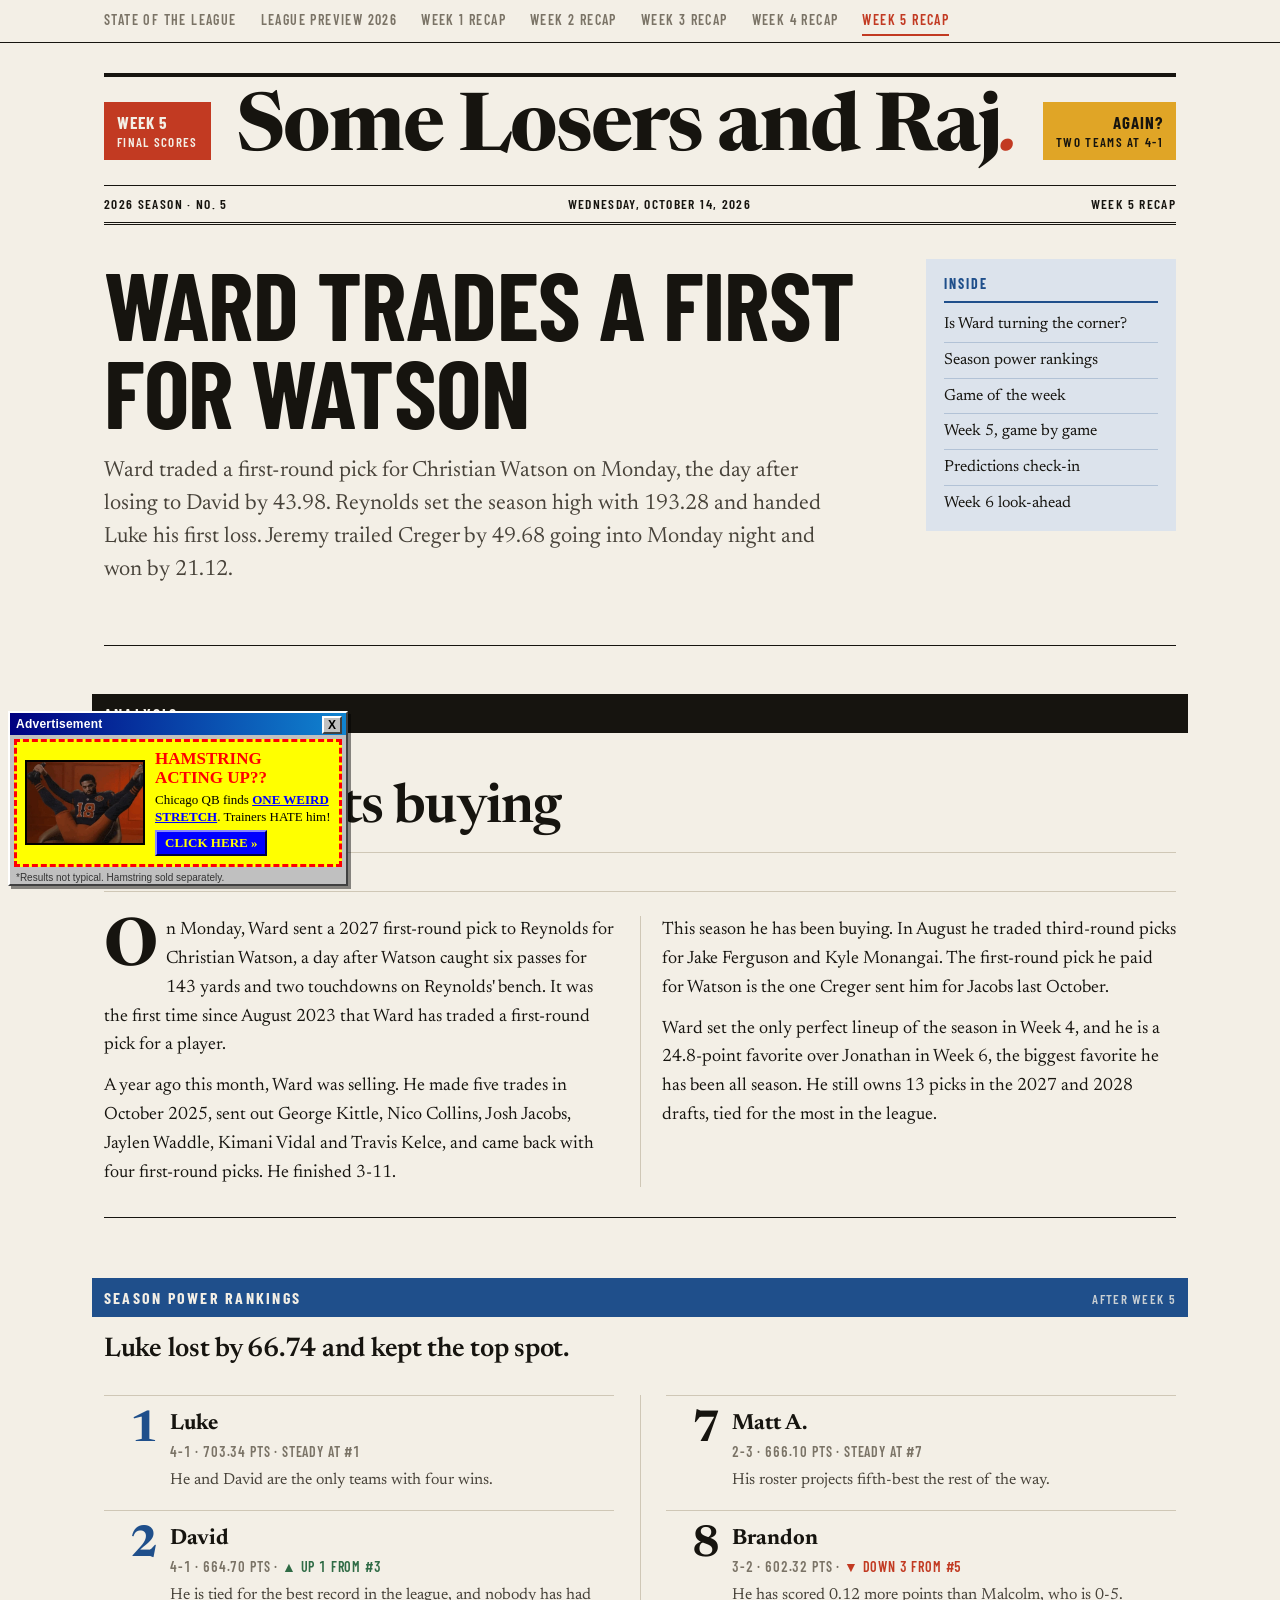
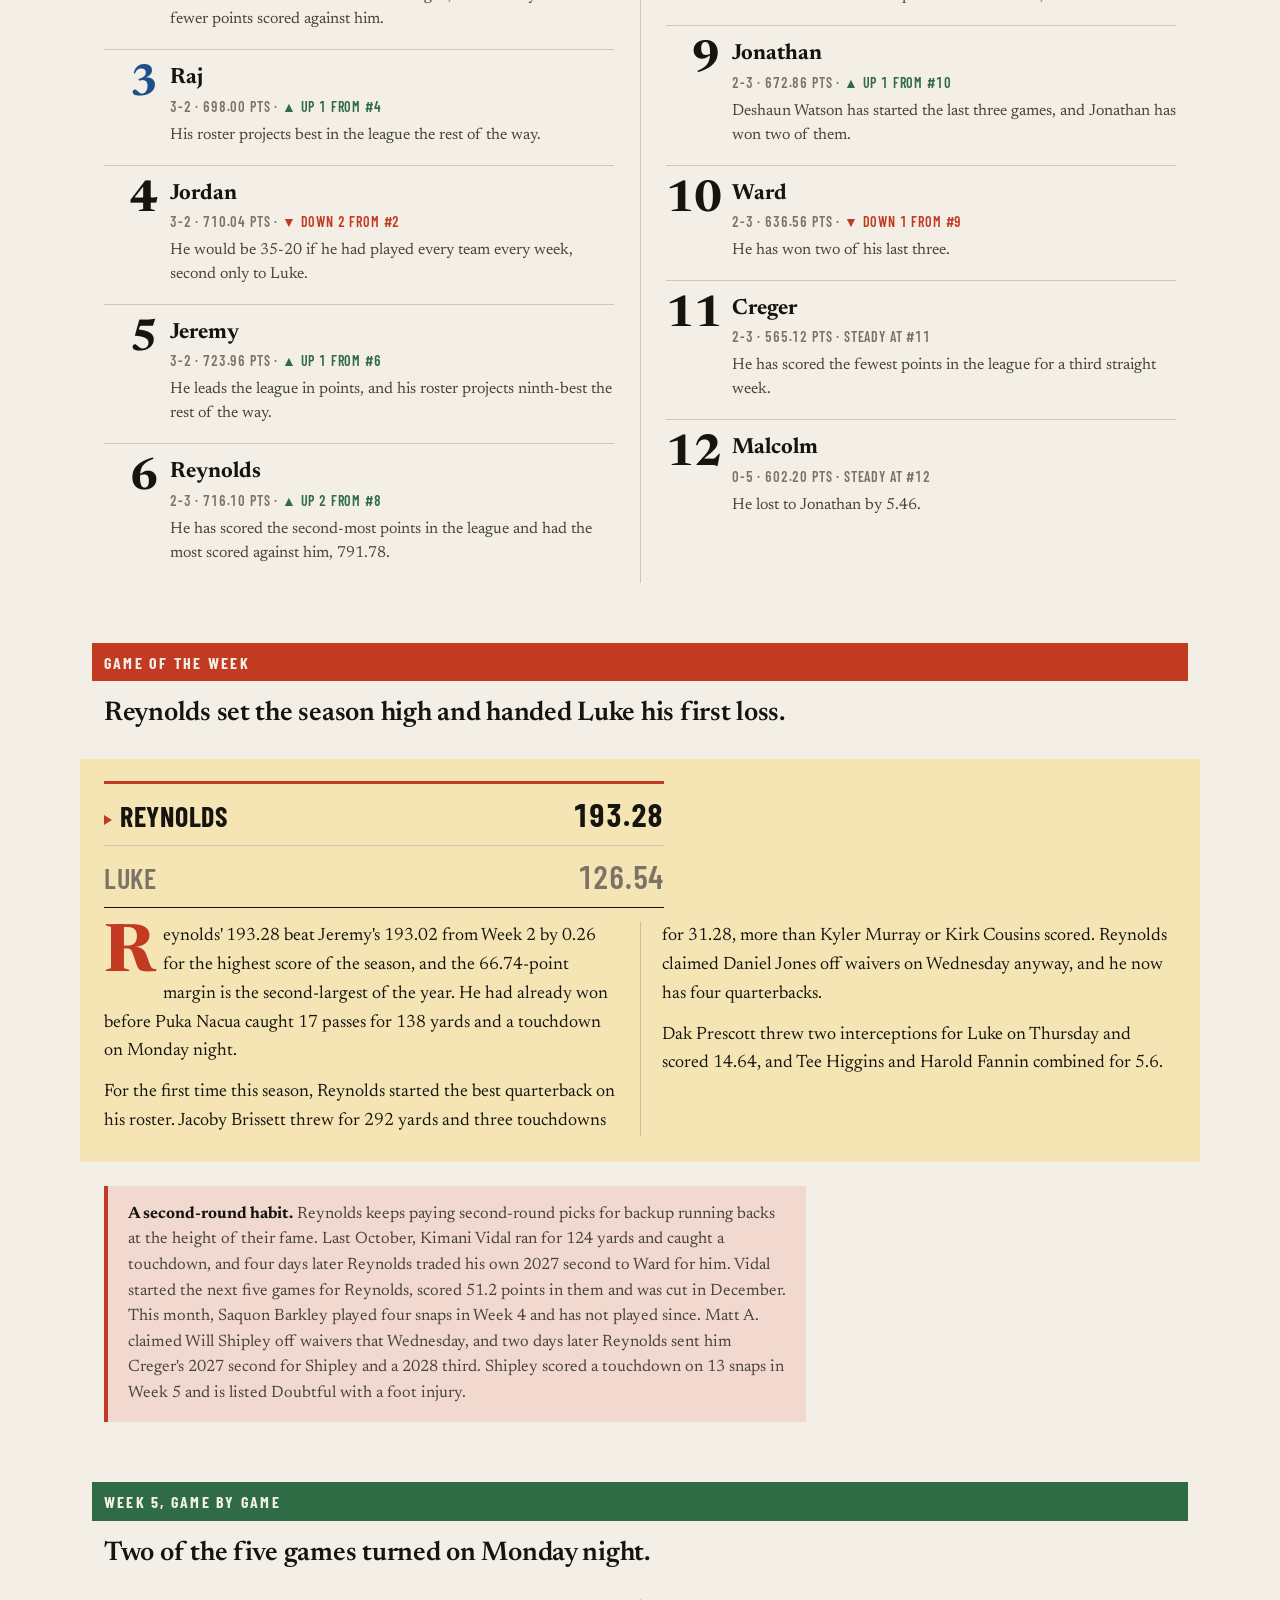
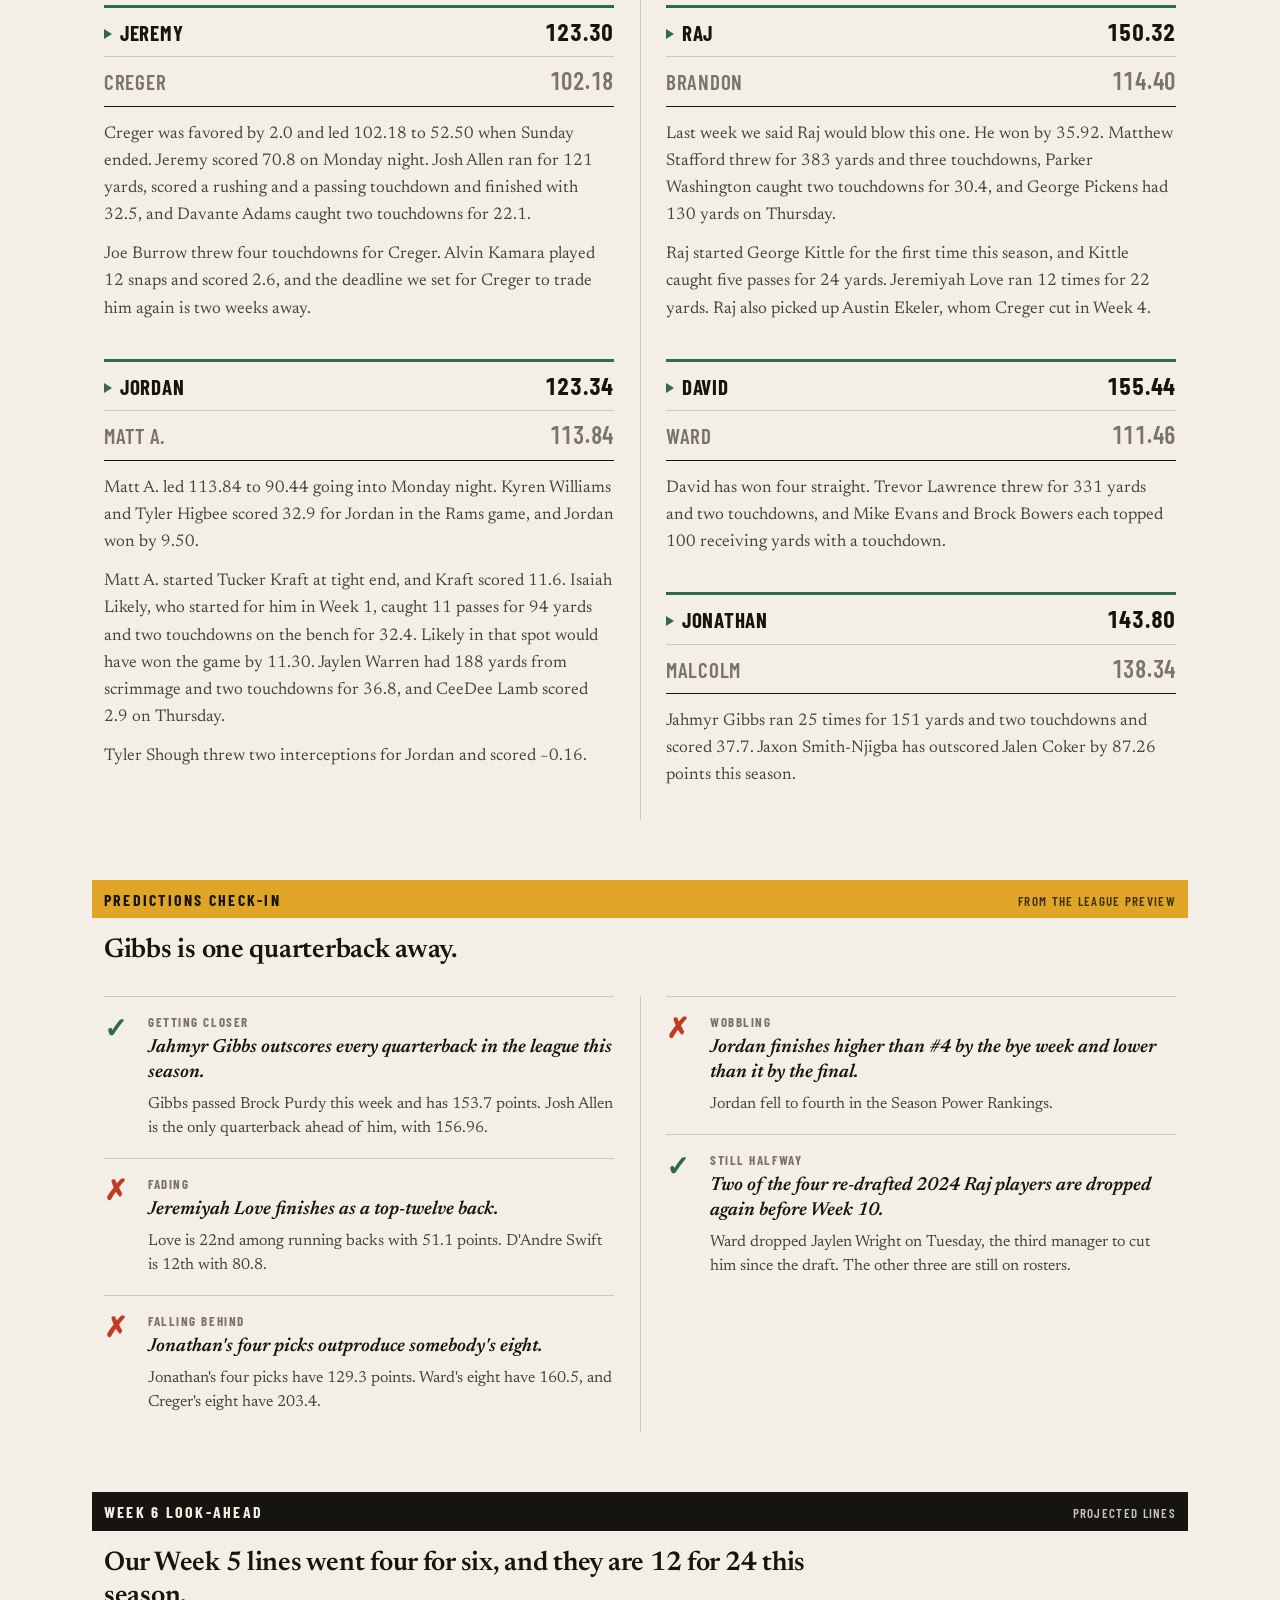
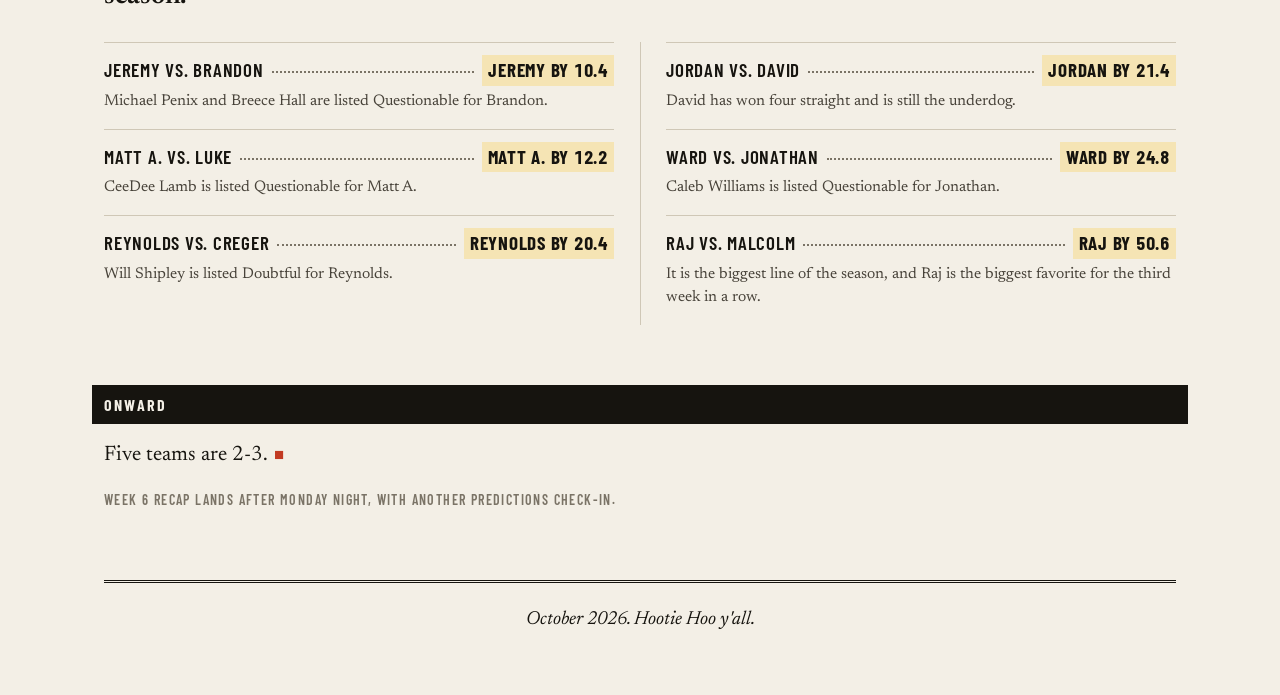
<file: week-5-recap.html>
<!DOCTYPE html>
<html lang="en">
<head>
<meta charset="utf-8">
<meta name="viewport" content="width=device-width, initial-scale=1">
<title>Week 5 Recap 2026 - Ward trades a first for Watson</title>
<link rel="preconnect" href="https://fonts.googleapis.com">
<link rel="preconnect" href="https://fonts.gstatic.com" crossorigin>
<link href="https://fonts.googleapis.com/css2?family=Barlow+Condensed:wght@500;600;700&family=Newsreader:ital,opsz,wght@0,6..72,400;0,6..72,500;0,6..72,600;0,6..72,700;1,6..72,400;1,6..72,500&display=swap" rel="stylesheet">
<link rel="stylesheet" href="edition.css">
</head>
<body>
<nav class="nav"><div class="wrap">
  <a href="index.html">State of the League</a>
  <a href="draft-2026.html">League Preview 2026</a>
  <a href="week-1-recap.html">Week 1 Recap</a>
  <a href="week-2-recap.html">Week 2 Recap</a>
  <a href="week-3-recap.html">Week 3 Recap</a>
  <a href="week-4-recap.html">Week 4 Recap</a>
  <a href="week-5-recap.html" class="on">Week 5 Recap</a>
</div></nav>

<!-- ============ MASTHEAD ============ -->
<header class="mast"><div class="wrap">
  <div class="plate">
    <div class="ear"><b>Week 5</b>Final scores</div>
    <p class="name">Some Losers and Raj<i>.</i></p>
    <div class="ear r"><b>Again?</b>Two teams at 4-1</div>
  </div>
  <div class="dateline">
    <span>2026 season · No. 5</span>
    <span>Wednesday, October 14, 2026</span>
    <span>Week 5 recap</span>
  </div>
  <div class="banner">
    <div><h1>Ward trades a first for Watson</h1>
    <p class="lede">Ward traded a first-round pick for Christian Watson on Monday, the day after
      losing to David by 43.98. Reynolds set the season high with 193.28 and handed Luke his first
      loss. Jeremy trailed Creger by 49.68 going into Monday night and won by 21.12.</p></div>
    <nav class="inside" aria-label="In this edition">
      <h2>Inside</h2>
      <a href="#analysis">Is Ward turning the corner?</a>
      <a href="#rankings">Season power rankings</a>
      <a href="#gow">Game of the week</a>
      <a href="#games">Week 5, game by game</a>
      <a href="#predictions">Predictions check-in</a>
      <a href="#ahead">Week 6 look-ahead</a>
    </nav>
  </div>
</div></header>

<!-- ============ ANALYSIS ============ -->
<section id="analysis" class="oped"><div class="wrap">
  <div class="flag">Analysis</div>
  <article>
    <p class="kicker">Front page</p>
    <h2>Ward starts buying</h2>
    <p class="by">Is he turning the corner?</p>
    <div class="essay">
      <p>On Monday, Ward sent a 2027 first-round pick to Reynolds for Christian Watson, a day after
        Watson caught six passes for 143 yards and two touchdowns on Reynolds' bench. It was the
        first time since August 2023 that Ward has traded a first-round pick for a player.</p>
      <p>A year ago this month, Ward was selling. He made five trades in October 2025, sent out
        George Kittle, Nico Collins, Josh Jacobs, Jaylen Waddle, Kimani Vidal and Travis Kelce, and
        came back with four first-round picks. He finished 3-11.</p>
      <p>This season he has been buying. In August he traded third-round picks for Jake Ferguson and
        Kyle Monangai. The first-round pick he paid for Watson is the one Creger sent him for Jacobs
        last October.</p>
      <p>Ward set the only perfect lineup of the season in Week 4, and he is a 24.8-point favorite
        over Jonathan in Week 6, the biggest favorite he has been all season. He still owns 13 picks
        in the 2027 and 2028 drafts, tied for the most in the league.</p>
    </div>
  </article>
</div></section>

<!-- ============ SEASON POWER RANKINGS ============ -->
<section id="rankings" class="c-blue"><div class="wrap">
  <div class="flag">Season power rankings <span>After Week 5</span></div>
  <p class="deck">Luke lost by 66.74 and kept the top spot.</p>
  <div class="ranks">
    <div class="rk"><div class="n">1</div><div>
      <h3>Luke</h3>
      <p class="meta">4-1 · 703.34 pts · <span>steady at #1</span></p>
      <p>He and David are the only teams with four wins.</p>
    </div></div>
    <div class="rk"><div class="n">2</div><div>
      <h3>David</h3>
      <p class="meta">4-1 · 664.70 pts · <span class="up">▲ up 1 from #3</span></p>
      <p>He is tied for the best record in the league, and nobody has had fewer points scored against him.</p>
    </div></div>
    <div class="rk"><div class="n">3</div><div>
      <h3>Raj</h3>
      <p class="meta">3-2 · 698.00 pts · <span class="up">▲ up 1 from #4</span></p>
      <p>His roster projects best in the league the rest of the way.</p>
    </div></div>
    <div class="rk"><div class="n">4</div><div>
      <h3>Jordan</h3>
      <p class="meta">3-2 · 710.04 pts · <span class="down">▼ down 2 from #2</span></p>
      <p>He would be 35-20 if he had played every team every week, second only to Luke.</p>
    </div></div>
    <div class="rk"><div class="n">5</div><div>
      <h3>Jeremy</h3>
      <p class="meta">3-2 · 723.96 pts · <span class="up">▲ up 1 from #6</span></p>
      <p>He leads the league in points, and his roster projects ninth-best the rest of the way.</p>
    </div></div>
    <div class="rk"><div class="n">6</div><div>
      <h3>Reynolds</h3>
      <p class="meta">2-3 · 716.10 pts · <span class="up">▲ up 2 from #8</span></p>
      <p>He has scored the second-most points in the league and had the most scored against him,
        791.78.</p>
    </div></div>
    <div class="rk"><div class="n">7</div><div>
      <h3>Matt A.</h3>
      <p class="meta">2-3 · 666.10 pts · <span>steady at #7</span></p>
      <p>His roster projects fifth-best the rest of the way.</p>
    </div></div>
    <div class="rk"><div class="n">8</div><div>
      <h3>Brandon</h3>
      <p class="meta">3-2 · 602.32 pts · <span class="down">▼ down 3 from #5</span></p>
      <p>He has scored 0.12 more points than Malcolm, who is 0-5.</p>
    </div></div>
    <div class="rk"><div class="n">9</div><div>
      <h3>Jonathan</h3>
      <p class="meta">2-3 · 672.86 pts · <span class="up">▲ up 1 from #10</span></p>
      <p>Deshaun Watson has started the last three games, and Jonathan has won two of them.</p>
    </div></div>
    <div class="rk"><div class="n">10</div><div>
      <h3>Ward</h3>
      <p class="meta">2-3 · 636.56 pts · <span class="down">▼ down 1 from #9</span></p>
      <p>He has won two of his last three.</p>
    </div></div>
    <div class="rk"><div class="n">11</div><div>
      <h3>Creger</h3>
      <p class="meta">2-3 · 565.12 pts · <span>steady at #11</span></p>
      <p>He has scored the fewest points in the league for a third straight week.</p>
    </div></div>
    <div class="rk"><div class="n">12</div><div>
      <h3>Malcolm</h3>
      <p class="meta">0-5 · 602.20 pts · <span>steady at #12</span></p>
      <p>He lost to Jonathan by 5.46.</p>
    </div></div>
  </div>
</div></section>

<!-- ============ GAME OF THE WEEK ============ -->
<section class="lead c-red" id="gow"><div class="wrap">
  <div class="flag">Game of the week</div>
  <p class="deck">Reynolds set the season high and handed Luke his first loss.</p>
  <div class="shade">
  <div class="box">
    <div class="row w"><span class="t">Reynolds</span><span class="s">193.28</span></div>
    <div class="row"><span class="t">Luke</span><span class="s">126.54</span></div>
  </div>
  <div class="body">
    <p>Reynolds' 193.28 beat Jeremy's 193.02 from Week 2 by 0.26 for the highest score of the
      season, and the 66.74-point margin is the second-largest of the year. He had already won
      before Puka Nacua caught 17 passes for 138 yards and a touchdown on Monday night.</p>
    <p>For the first time this season, Reynolds started the best quarterback on his roster.
      Jacoby Brissett threw for 292 yards and three touchdowns for 31.28, more than Kyler Murray or
      Kirk Cousins scored. Reynolds claimed Daniel Jones off waivers on Wednesday anyway, and he
      now has four quarterbacks.</p>
    <p>Dak Prescott threw two interceptions for Luke on Thursday and scored 14.64, and Tee Higgins
      and Harold Fannin combined for 5.6.</p>
  </div>
  </div>
  <div class="note">
    <b>A second-round habit.</b> Reynolds keeps paying second-round picks for backup running backs
    at the height of their fame. Last October, Kimani Vidal ran for 124 yards and caught a
    touchdown, and four days later Reynolds traded his own 2027 second to Ward for him. Vidal
    started the next five games for Reynolds, scored 51.2 points in them and was cut in December.
    This month, Saquon Barkley played four snaps in Week 4 and has not played since. Matt A. claimed
    Will Shipley off waivers that Wednesday, and two days later Reynolds sent him Creger's 2027
    second for Shipley and a 2028 third. Shipley scored a touchdown on 13 snaps in Week 5 and is
    listed Doubtful with a foot injury.
  </div>
</div></section>

<!-- ============ WEEK 5, GAME BY GAME ============ -->
<section id="games" class="c-green"><div class="wrap">
  <div class="flag">Week 5, game by game</div>
  <p class="deck">Two of the five games turned on Monday night.</p>
  <div class="stories">

    <div class="story">
      <div class="box">
        <div class="row w"><span class="t">Jeremy</span><span class="s">123.30</span></div>
        <div class="row"><span class="t">Creger</span><span class="s">102.18</span></div>
      </div>
      <p>Creger was favored by 2.0 and led 102.18 to 52.50 when Sunday ended. Jeremy scored 70.8 on
        Monday night. Josh Allen ran for 121 yards, scored a rushing and a passing touchdown and
        finished with 32.5, and Davante Adams caught two touchdowns for 22.1.</p>
      <p>Joe Burrow threw four touchdowns for Creger. Alvin Kamara played 12 snaps and scored 2.6,
        and the deadline we set for Creger to trade him again is two weeks away.</p>
    </div>

    <div class="story">
      <div class="box">
        <div class="row w"><span class="t">Jordan</span><span class="s">123.34</span></div>
        <div class="row"><span class="t">Matt A.</span><span class="s">113.84</span></div>
      </div>
      <p>Matt A. led 113.84 to 90.44 going into Monday night. Kyren Williams and Tyler Higbee scored
        32.9 for Jordan in the Rams game, and Jordan won by 9.50.</p>
      <p>Matt A. started Tucker Kraft at tight end, and Kraft scored 11.6. Isaiah Likely, who
        started for him in Week 1, caught 11 passes for 94 yards and two touchdowns on the bench
        for 32.4. Likely in that spot would have won the game by 11.30. Jaylen Warren had 188 yards from scrimmage and two touchdowns for 36.8, and CeeDee Lamb scored 2.9 on Thursday.</p>
      <p>Tyler Shough threw two interceptions for Jordan and scored −0.16.</p>
    </div>

    <div class="story">
      <div class="box">
        <div class="row w"><span class="t">Raj</span><span class="s">150.32</span></div>
        <div class="row"><span class="t">Brandon</span><span class="s">114.40</span></div>
      </div>
      <p>Last week we said Raj would blow this one. He won by 35.92. Matthew Stafford threw for 383
        yards and three touchdowns, Parker Washington caught two touchdowns for 30.4, and George
        Pickens had 130 yards on Thursday.</p>
      <p>Raj started George Kittle for the first time this season, and Kittle caught five passes for
        24 yards. Jeremiyah Love ran 12 times for 22 yards. Raj also picked up Austin Ekeler, whom
        Creger cut in Week 4.</p>
    </div>

    <div class="story">
      <div class="box">
        <div class="row w"><span class="t">David</span><span class="s">155.44</span></div>
        <div class="row"><span class="t">Ward</span><span class="s">111.46</span></div>
      </div>
      <p>David has won four straight. Trevor Lawrence threw for 331 yards and two touchdowns, and
        Mike Evans and Brock Bowers each topped 100 receiving yards with a touchdown.</p>
    </div>

    <div class="story">
      <div class="box">
        <div class="row w"><span class="t">Jonathan</span><span class="s">143.80</span></div>
        <div class="row"><span class="t">Malcolm</span><span class="s">138.34</span></div>
      </div>
      <p>Jahmyr Gibbs ran 25 times for 151 yards and two touchdowns and scored 37.7. Jaxon
        Smith-Njigba has outscored Jalen Coker by 87.26 points this season.</p>
    </div>

  </div>
</div></section>

<!-- ============ PREDICTIONS CHECK-IN ============ -->
<section id="predictions" class="c-gold"><div class="wrap">
  <div class="flag">Predictions check-in <span>From the League Preview</span></div>
  <p class="deck">Gibbs is one quarterback away.</p>
  <div class="ledger">
    <div class="lg"><div class="mk">✓</div><div>
      <p class="v">Getting closer</p>
      <h3>Jahmyr Gibbs outscores every quarterback in the league this season.</h3>
      <p>Gibbs passed Brock Purdy this week and has 153.7 points. Josh Allen is the only
        quarterback ahead of him, with 156.96.</p>
    </div></div>
    <div class="lg"><div class="mk x">✗</div><div>
      <p class="v">Fading</p>
      <h3>Jeremiyah Love finishes as a top-twelve back.</h3>
      <p>Love is 22nd among running backs with 51.1 points. D'Andre Swift is 12th with 80.8.</p>
    </div></div>
    <div class="lg"><div class="mk x">✗</div><div>
      <p class="v">Falling behind</p>
      <h3>Jonathan's four picks outproduce somebody's eight.</h3>
      <p>Jonathan's four picks have 129.3 points. Ward's eight have 160.5, and Creger's eight have
        203.4.</p>
    </div></div>
    <div class="lg"><div class="mk x">✗</div><div>
      <p class="v">Wobbling</p>
      <h3>Jordan finishes higher than #4 by the bye week and lower than it by the final.</h3>
      <p>Jordan fell to fourth in the Season Power Rankings.</p>
    </div></div>
    <div class="lg"><div class="mk">✓</div><div>
      <p class="v">Still halfway</p>
      <h3>Two of the four re-drafted 2024 Raj players are dropped again before Week 10.</h3>
      <p>Ward dropped Jaylen Wright on Tuesday, the third manager to cut him since the draft. The
        other three are still on rosters.</p>
    </div></div>
  </div>
</div></section>

<!-- ============ WEEK 6 LOOK-AHEAD ============ -->
<section id="ahead"><div class="wrap">
  <div class="flag">Week 6 look-ahead <span>Projected lines</span></div>
  <p class="deck">Our Week 5 lines went four for six, and they are 12 for 24 this season.</p>
  <div class="lines">
    <div class="ln">
      <div class="l"><span>Jeremy vs. Brandon</span><span class="dots"></span><span class="fav">Jeremy by 10.4</span></div>
      <p>Michael Penix and Breece Hall are listed Questionable for Brandon.</p>
    </div>
    <div class="ln">
      <div class="l"><span>Matt A. vs. Luke</span><span class="dots"></span><span class="fav">Matt A. by 12.2</span></div>
      <p>CeeDee Lamb is listed Questionable for Matt A.</p>
    </div>
    <div class="ln">
      <div class="l"><span>Reynolds vs. Creger</span><span class="dots"></span><span class="fav">Reynolds by 20.4</span></div>
      <p>Will Shipley is listed Doubtful for Reynolds.</p>
    </div>
    <div class="ln">
      <div class="l"><span>Jordan vs. David</span><span class="dots"></span><span class="fav">Jordan by 21.4</span></div>
      <p>David has won four straight and is still the underdog.</p>
    </div>
    <div class="ln">
      <div class="l"><span>Ward vs. Jonathan</span><span class="dots"></span><span class="fav">Ward by 24.8</span></div>
      <p>Caleb Williams is listed Questionable for Jonathan.</p>
    </div>
    <div class="ln">
      <div class="l"><span>Raj vs. Malcolm</span><span class="dots"></span><span class="fav">Raj by 50.6</span></div>
      <p>It is the biggest line of the season, and Raj is the biggest favorite for the third week in
        a row.</p>
    </div>
  </div>
</div></section>

<!-- ============ ONWARD ============ -->
<section><div class="wrap">
  <div class="flag">Onward</div>
  <p class="close">Five teams are 2-3.</p>
  <p class="next">Week 6 recap lands after Monday Night, with another predictions check-in.</p>
</div></section>

<footer><div class="wrap">
  <p>October 2026. Hootie Hoo y'all.</p>
</div></footer>

<aside class="ad-pop" role="complementary" aria-label="Advertisement" hidden>
  <div class="ad-bar">Advertisement</div>
  <button type="button" class="ad-x" aria-label="Close ad">X</button>
  <a class="ad-body" href="#">
    <video src="ads/stretch.mp4" poster="ads/stretch.webp" width="374" height="261" autoplay muted loop playsinline disablepictureinpicture disableremoteplayback preload="auto" aria-label="A football player in a chair stretching both legs straight up"></video>
    <span class="ad-copy">
      <b>HAMSTRING ACTING UP??</b>
      <span>Chicago QB finds <i>ONE WEIRD STRETCH</i>. Trainers HATE him!</span>
      <span class="ad-btn">CLICK HERE &raquo;</span>
    </span>
  </a>
  <p class="ad-fine">*Results not typical. Hamstring sold separately.</p>
</aside>

<script src="ads.js"></script>
<script>
try{var on=document.querySelector('.nav a.on');on.parentNode.scrollLeft=on.offsetLeft-24}catch(e){}
</script>
</body>
</html>
</file>
<file: edition.css>
/* Sunday Edition — shared styles for every page */
:root{
  --paper:#F3EFE6; --paper-2:#EAE4D7; --ink:#16140F; --ink-2:#48433A; --ink-3:#7A7366;
  --hair:#CFC7B6; --red:#C23A22; --blue:#1F4F8B; --green:#2F6B45; --gold:#E0A526;
  --red-scr:#F1D9CF; --blue-scr:#DCE3EC; --green-scr:#DDE6DB; --gold-scr:#F5E4B4;
  --serif:"Newsreader",Georgia,"Times New Roman",serif;
  --cond:"Barlow Condensed","Arial Narrow",Arial,sans-serif;
  --bleed:12px;
}
*{box-sizing:border-box}
html{-webkit-text-size-adjust:100%}
body{margin:0;background:var(--paper);color:var(--ink);font-family:var(--serif);
  font-size:18px;line-height:1.6;-webkit-font-smoothing:antialiased;font-optical-sizing:auto}
.wrap{max-width:1120px;margin:0 auto;padding:0 24px}
p{margin:0 0 12px}
p:last-child{margin-bottom:0}
h3{font-family:var(--serif);font-weight:700;font-size:22px;line-height:1.15;margin:0 0 6px}

/* ---------- nav ---------- */
.nav{border-bottom:1px solid var(--ink)}
.nav .wrap{display:flex;gap:24px;align-items:center;height:42px;overflow-x:auto;scrollbar-width:none}
.nav .wrap::-webkit-scrollbar{display:none}
.nav a{font-family:var(--cond);font-weight:600;font-size:14px;letter-spacing:.1em;text-transform:uppercase;
  color:var(--ink-3);text-decoration:none;white-space:nowrap;flex:none;padding:3px 0;border-bottom:2px solid transparent}
.nav a:hover{color:var(--ink)}
.nav a.on{color:var(--red);border-bottom-color:var(--red)}

/* ---------- masthead ---------- */
.mast{padding:30px 0 0}
.plate{display:grid;grid-template-columns:max-content minmax(0,1fr) max-content;align-items:center;gap:24px;
  border-top:4px solid var(--ink);padding-top:14px}
.ear{font-family:var(--cond);font-weight:600;font-size:13px;letter-spacing:.1em;text-transform:uppercase;
  line-height:1.35;padding:9px 13px;white-space:nowrap;justify-self:start;background:var(--red);color:var(--paper)}
.ear.r{justify-self:end;text-align:right;background:var(--gold);color:var(--ink)}
.ear b{display:block;font-size:17px;color:inherit;letter-spacing:.06em}
.name{font-family:var(--serif);font-weight:700;font-size:clamp(40px,6.4vw,80px);line-height:1;
  letter-spacing:-.025em;margin:0;text-align:center;white-space:nowrap}
.name i{font-weight:500;color:var(--red)}
.dateline{display:flex;justify-content:space-between;gap:16px;margin-top:14px;padding:7px 0;
  border-top:1px solid var(--ink);border-bottom:3px double var(--ink);
  font-family:var(--cond);font-weight:600;font-size:13.5px;letter-spacing:.1em;text-transform:uppercase}
.banner{display:grid;grid-template-columns:minmax(0,1fr) 250px;gap:48px;padding:34px 0 46px;border-bottom:1px solid var(--ink)}
.banner h1{font-family:var(--cond);font-weight:700;text-transform:uppercase;
  font-size:clamp(44px,8.2vw,96px);line-height:.92;letter-spacing:-.005em;margin:0 0 20px}
.banner .lede{font-size:clamp(19px,2.1vw,22px);line-height:1.5;color:var(--ink-2);max-width:62ch;margin:0 0 12px}
.banner .lede.aside{font-size:17px;font-style:italic;color:var(--ink-3)}
.inside{background:var(--blue-scr);padding:14px 18px 10px;align-self:start}
.inside h2{font-family:var(--cond);font-weight:700;font-size:14px;letter-spacing:.14em;text-transform:uppercase;
  color:var(--blue);border-bottom:2px solid var(--blue);padding:0 0 6px;margin:0 0 4px}
.inside a{display:block;padding:7px 0;border-bottom:1px solid rgba(31,79,139,.22);color:var(--ink);text-decoration:none;
  font-size:16px;line-height:1.3}
.inside a:last-child{border-bottom:none}
.inside a:hover{color:var(--blue)}

/* by-the-numbers strip under the banner */
.kpis{display:grid;grid-template-columns:repeat(4,1fr);border-bottom:1px solid var(--ink)}
.kpi{padding:18px 20px 20px;border-left:1px solid var(--hair)}
.kpi:first-child{border-left:none;padding-left:0}
.kpi .v{font-family:var(--cond);font-weight:700;font-size:48px;line-height:1;color:var(--red);font-variant-numeric:tabular-nums}
.kpi .k{font-size:15.5px;line-height:1.35;color:var(--ink-2);margin-top:6px}
.banner .kpis{grid-template-columns:repeat(2,1fr);border-top:1px solid var(--ink);border-bottom:none;margin-top:26px;max-width:620px}
.banner .kpi:nth-child(3){border-left:none;padding-left:0}
.banner .kpi:nth-child(n+3){border-top:1px solid var(--hair)}
section .kpis{border-bottom:none;margin-bottom:8px}
section .kpi .v{color:var(--ct)}

/* ---------- sections ---------- */
section{padding:48px 0 12px;--c:var(--ink);--ct:var(--c);--on:var(--paper);--scr:var(--paper-2)}
section.c-blue{--c:var(--blue);--scr:var(--blue-scr)}
section.c-red{--c:var(--red);--scr:var(--red-scr)}
section.c-green{--c:var(--green);--scr:var(--green-scr)}
section.c-gold{--c:var(--gold);--ct:#96690C;--on:var(--ink);--scr:var(--gold-scr)}
.flag{display:flex;justify-content:space-between;align-items:baseline;gap:16px;
  background:var(--c);color:var(--on);padding:7px var(--bleed) 6px;margin:0 calc(var(--bleed) * -1) 16px;
  font-family:var(--cond);font-weight:700;font-size:16px;letter-spacing:.14em;text-transform:uppercase}
.flag span{opacity:.8;font-weight:600;letter-spacing:.1em;font-size:13px}
.deck{font-family:var(--serif);font-weight:600;font-size:clamp(21px,2.5vw,27px);line-height:1.25;
  letter-spacing:-.01em;max-width:44ch;margin:0 0 28px}
.subhead{font-family:var(--cond);font-weight:700;font-size:20px;letter-spacing:.08em;text-transform:uppercase;
  border-top:2px solid var(--c);padding-top:8px;margin:40px 0 6px}
.subhead + .deck{font-size:21px;max-width:60ch;margin-bottom:18px}
.note{background:var(--scr);border-left:4px solid var(--c);padding:16px 20px;margin-top:24px;
  font-size:16.5px;line-height:1.55;color:var(--ink-2);max-width:78ch}
.note b{color:var(--ink)}
.close{max-width:62ch;font-size:21px;line-height:1.5}
.close::after{content:"■";color:var(--red);font-size:.8em;margin-left:6px}
.next{font-family:var(--cond);font-weight:600;font-size:14px;letter-spacing:.1em;text-transform:uppercase;
  color:var(--ink-3);margin-top:18px;max-width:110ch}
footer{margin-top:56px;padding:0 0 60px;text-align:center}
footer .wrap>p{border-top:3px double var(--ink);padding-top:22px;font-style:italic;font-size:19px;margin:0}

/* ---------- power rankings (week recaps: .rk; preview + week 1: .prank) ---------- */
.ranks,.pranks{columns:2;column-gap:52px;column-rule:1px solid var(--hair)}
.rk,.prank{break-inside:avoid;display:grid;grid-template-columns:54px 1fr;gap:12px;
  padding:16px 0 18px;border-top:1px solid var(--hair)}
.rk .n,.prank .pn{font-family:var(--serif);font-weight:700;font-size:44px;line-height:.9;text-align:right}
.rk:nth-child(-n+3) .n,.prank:nth-child(-n+3) .pn{color:var(--ct)}
.rk h3{margin:0 0 4px}
.rk .meta{font-family:var(--cond);font-weight:600;font-size:14px;letter-spacing:.06em;text-transform:uppercase;
  color:var(--ink-3);margin:0 0 6px;font-variant-numeric:tabular-nums}
.rk .meta .up,.prank .pmove.up{color:var(--green)}
.rk .meta .down,.prank .pmove.down{color:var(--red)}
.rk p,.prank p{font-size:16px;line-height:1.5;color:var(--ink-2)}
.prank .pname{font-family:var(--serif);font-weight:700;font-size:22px;line-height:1.15;margin-bottom:6px}
.prank .prec,.prank .plu,.prank .pmove,.prank .pgrade{display:inline-block;font-family:var(--cond);font-weight:600;
  font-size:14px;letter-spacing:.06em;text-transform:uppercase;color:var(--ink-3);margin-right:8px;font-variant-numeric:tabular-nums}
.prank .prec{margin-left:6px}
.prank .pgrade{color:var(--ink)}
.prank .pmove.same{color:var(--ink-3)}

/* ---------- box scores ---------- */
.box,.matchup .mhd{border-top:3px solid var(--c);border-bottom:1px solid var(--ink);margin:0 0 14px}
.box{max-width:440px}
.box .row,.matchup .mside{display:flex;justify-content:space-between;align-items:baseline;padding:5px 0;
  font-family:var(--cond);text-transform:uppercase;letter-spacing:.04em;color:var(--ink-3)}
.box .row+.row,.matchup .mside:last-child{border-top:1px solid var(--hair)}
.box .t,.matchup .mname{font-weight:600;font-size:21px}
.box .s,.matchup .mscore{font-weight:600;font-size:24px;font-variant-numeric:tabular-nums}
.box .row.w,.matchup .mside.win{color:var(--ink)}
.box .row.w .t,.box .row.w .s,.matchup .mside.win .mname,.matchup .mside.win .mscore{font-weight:700}
.box .row.w .t::before,.matchup .mside.win .mname::before{content:"";display:inline-block;width:0;height:0;margin:0 8px 2px 0;
  border-left:8px solid var(--c);border-top:5px solid transparent;border-bottom:5px solid transparent}
.matchup .mvs{display:none}

/* ---------- lead story ---------- */
.shade,.gow{background:var(--gold-scr);padding:22px 24px 26px;margin:0 -24px}
.gow .gowtag{display:none}
.lead .box,.gow .mhd{max-width:560px}
.lead .box .t,.gow .mname{font-size:28px}
.lead .box .s,.gow .mscore{font-size:32px}
.lead .body,.gow .matchup{columns:2;column-gap:44px;column-rule:1px solid rgba(22,20,15,.18)}
.gow .matchup .mhd{column-span:all}
.lead .body p,.gow .matchup p{font-size:18px;color:var(--ink)}
.lead .body p:first-child::first-letter,.gow .mhd + p::first-letter{float:left;font-family:var(--serif);font-weight:700;
  font-size:66px;line-height:.82;padding:6px 8px 0 0;color:var(--red)}

/* ---------- game stories ---------- */
.stories{columns:2;column-gap:52px;column-rule:1px solid var(--hair)}
.story,.stories .matchup{break-inside:avoid;padding:6px 0 30px}
.story .box{max-width:none}
.story p,.stories .matchup p{font-size:17px;color:var(--ink-2)}
.pull{background:var(--red-scr);border-left:4px solid var(--red);padding:10px 16px 12px;margin:4px 0 14px}
.pull .who{display:block;font-family:var(--cond);font-weight:700;font-size:13px;letter-spacing:.12em;
  text-transform:uppercase;color:var(--red);margin-bottom:4px}
.pull q{font-style:italic;font-size:22px;line-height:1.35;color:var(--ink);quotes:"\201C" "\201D"}

/* ---------- predictions ledger (.lg) and check-in (.check) ---------- */
.ledger,.checks{columns:2;column-gap:52px;column-rule:1px solid var(--hair)}
.lg{break-inside:avoid;display:grid;grid-template-columns:34px 1fr;gap:10px;padding:16px 0 18px;border-top:1px solid var(--hair)}
.lg .mk{font-family:var(--cond);font-weight:700;font-size:28px;line-height:1;color:var(--green)}
.lg .mk.x{color:var(--red)}
.lg .v,.ctag{display:block;font-family:var(--cond);font-weight:700;font-size:13px;letter-spacing:.12em;text-transform:uppercase;
  color:var(--ink-3);margin:0 0 4px}
.ctag.right{color:var(--green)} .ctag.wrong{color:var(--red)}
.ctag.right::before{content:"✓ "} .ctag.wrong::before{content:"✗ "}
.lg h3{font-weight:600;font-style:italic;font-size:19px;line-height:1.3;margin:0 0 6px}
.lg p,.check p{font-size:16px;line-height:1.5;color:var(--ink-2)}
.check{break-inside:avoid;padding:16px 0 18px;border-top:1px solid var(--hair)}
.check p b{display:block;font-style:italic;font-weight:600;font-size:19px;line-height:1.3;color:var(--ink);margin-bottom:6px}

/* numbered predictions (League Preview) */
.preds{counter-reset:p;columns:2;column-gap:52px;column-rule:1px solid var(--hair)}
.pred{break-inside:avoid;position:relative;padding:14px 0 16px 48px;border-top:1px solid var(--hair);
  font-size:17px;line-height:1.5;color:var(--ink-2)}
.pred::before{counter-increment:p;content:counter(p);position:absolute;left:0;top:10px;width:34px;text-align:right;
  font-family:var(--serif);font-weight:700;font-size:30px;line-height:1;color:var(--ct)}
.pred b{color:var(--ink);font-weight:600}

/* ---------- look-ahead lines (.ln, .wk2row) ---------- */
.lines,.wk2{columns:2;column-gap:52px;column-rule:1px solid var(--hair)}
.ln,.wk2row{break-inside:avoid;padding:12px 0 16px;border-top:1px solid var(--hair)}
.ln .l,.wk2row .wmatch{display:flex;align-items:baseline;gap:8px;font-family:var(--cond);font-weight:600;font-size:19px;
  text-transform:uppercase;letter-spacing:.04em;margin-bottom:4px}
.ln .l .dots{flex:1;border-bottom:2px dotted var(--ink-3);transform:translateY(-4px)}
.wk2row .wmatch::after{content:"";flex:1;order:1;border-bottom:2px dotted var(--ink-3);transform:translateY(-4px)}
.wk2row .wline{order:2}
.ln .l .fav,.wk2row .wline{font-weight:700;font-variant-numeric:tabular-nums;white-space:nowrap;background:var(--gold-scr);padding:0 6px}
.ln p,.wk2row p{font-size:15.5px;line-height:1.5;color:var(--ink-2)}

/* ---------- team + grade cards (League Preview) ---------- */
.teams,.grades{columns:2;column-gap:52px;column-rule:1px solid var(--hair)}
.gcard{break-inside:avoid;padding:18px 0 22px;border-top:1px solid var(--hair)}
.ghd{display:flex;justify-content:space-between;align-items:flex-start;gap:14px;margin-bottom:10px}
.gname{font-family:var(--serif);font-weight:700;font-size:26px;line-height:1.1}
.trank{display:inline-block;background:var(--c);color:var(--on);font-family:var(--cond);font-weight:700;
  font-size:17px;padding:1px 8px;margin-right:10px;vertical-align:4px;font-variant-numeric:tabular-nums}
.grec{font-family:var(--cond);font-weight:600;font-size:14px;letter-spacing:.06em;text-transform:uppercase;color:var(--ink-3);margin-top:4px}
.gletter{font-family:var(--serif);font-weight:700;font-size:46px;line-height:1;color:var(--ct)}
.gcard.lo .gletter{color:var(--red)}
.axes{margin:4px 0 14px;display:grid;gap:6px}
.ax{display:flex;align-items:center;gap:10px}
.axl{font-family:var(--cond);font-weight:600;font-size:13px;letter-spacing:.1em;text-transform:uppercase;color:var(--ink-3);width:100px;flex:none}
.axb{flex:1;height:8px;background:var(--paper-2)}
.axb i{display:block;height:100%;background:var(--c)}
.gcard p{font-size:16px;line-height:1.55;color:var(--ink-2)}

/* ---------- State of the League ---------- */
.champs{display:grid;grid-template-columns:repeat(3,1fr);gap:0 36px}
.champ{border-top:3px solid var(--ink);padding:14px 0 28px}
.champ.two{border-top-color:var(--ct)}
.champ.espn{border-top:3px dashed var(--ink-3)}
.champ .yr{font-family:var(--cond);font-weight:700;font-size:14px;letter-spacing:.12em;text-transform:uppercase;color:var(--ct)}
.champ.espn .yr{color:var(--ink-3)}
.champ .who{font-family:var(--serif);font-weight:700;font-size:34px;line-height:1.1;margin:4px 0 2px}
.champ .rec{font-family:var(--cond);font-weight:600;font-size:14px;letter-spacing:.05em;text-transform:uppercase;color:var(--ink-3)}
.champ p{font-size:16px;line-height:1.55;color:var(--ink-2);margin-top:10px}

.tablewrap{overflow-x:auto;-webkit-overflow-scrolling:touch}
table{border-collapse:collapse;width:100%;font-size:16px;min-width:640px}
th{text-align:left;font-family:var(--cond);font-weight:700;font-size:13px;letter-spacing:.1em;text-transform:uppercase;
  color:var(--ink-3);padding:0 12px 8px;border-bottom:2px solid var(--ink);white-space:nowrap}
td{padding:9px 12px;border-bottom:1px solid var(--hair);vertical-align:middle}
tbody tr:hover td{background:var(--paper-2)}
td.num,th.num{text-align:right}
td.num{font-family:var(--cond);font-weight:600;font-size:18px;white-space:nowrap;font-variant-numeric:tabular-nums}
td.rk{font-family:var(--cond);font-weight:600;color:var(--ink-3);font-size:17px;width:34px}
td.who b{font-weight:700;font-size:17px}
td.who .hd{display:block;font-family:var(--cond);font-weight:600;font-size:13px;letter-spacing:.04em;color:var(--ink-3)}
.pos{color:var(--green)} .neg{color:var(--red)}
td.rings{color:var(--red);letter-spacing:.15em}
.rings .espn{color:var(--ink-3);cursor:help}
td.rings.zero{color:var(--ink-3);letter-spacing:0}
.bar{display:block;height:4px;background:var(--paper-2);margin-top:4px}
.bar i{display:block;height:100%}
.tag{display:inline-block;font-family:var(--cond);font-weight:700;font-size:12px;letter-spacing:.1em;
  text-transform:uppercase;padding:1px 7px;margin-left:9px;vertical-align:2px}
.tag.ch{background:var(--red);color:var(--paper)}
.tag.ru{background:var(--red-scr);color:var(--red)}
.tag.th{background:var(--blue-scr);color:var(--blue)}
.tag.po{border:1px solid var(--hair);color:var(--ink-3)}

.matrix{min-width:820px;font-size:14px}
.matrix th.corner{font-size:12px}
.matrix th.mh{padding:0 0 8px;text-align:center;vertical-align:bottom}
.matrix th.mh span{font-size:13px;letter-spacing:.04em}
.matrix th.mr{text-align:left;padding:7px 12px 7px 0;font-family:var(--serif);font-size:16px;text-transform:none;
  letter-spacing:0;color:var(--ink);font-weight:700;border-bottom:1px solid var(--hair);white-space:nowrap}
.matrix td{text-align:center;font-family:var(--cond);font-weight:600;font-size:16px;padding:7px 6px;
  border:2px solid var(--paper);font-variant-numeric:tabular-nums}
.matrix td.self{background:repeating-linear-gradient(45deg,var(--hair),var(--hair) 2px,var(--paper) 2px,var(--paper) 6px)}
.matrix td.sweep{box-shadow:inset 0 0 0 2px var(--ink)}
.matrix td.swept{box-shadow:inset 0 0 0 2px var(--red)}
.matrix td.tot,.matrix th.tot{background:var(--paper-2);font-weight:700}
.legend{display:flex;gap:18px;flex-wrap:wrap;align-items:center;margin-top:14px;
  font-family:var(--cond);font-weight:600;font-size:14px;letter-spacing:.06em;text-transform:uppercase;color:var(--ink-3)}
.legend .sw{display:inline-block;width:26px;height:12px;margin-right:7px;vertical-align:-1px}

.trade{break-inside:avoid;border-top:3px solid var(--c);padding:14px 0 30px}
.trade .hd{display:flex;justify-content:space-between;align-items:baseline;gap:16px;flex-wrap:wrap}
.trade .ttl{font-family:var(--serif);font-weight:700;font-size:26px;line-height:1.15}
.trade .date{font-family:var(--cond);font-weight:600;font-size:14px;letter-spacing:.1em;color:var(--ink-3);white-space:nowrap}
.swap{display:grid;grid-template-columns:1fr auto 1fr;gap:14px;align-items:stretch;margin:14px 0 14px}
.side{background:var(--paper-2);padding:12px 16px}
.side.got{background:var(--scr)}
.side .lbl{font-family:var(--cond);font-weight:700;font-size:13px;letter-spacing:.12em;text-transform:uppercase;color:var(--ink-3);margin-bottom:4px}
.side ul{margin:0;padding-left:18px}
.side li{font-size:16.5px;margin:2px 0}
.arrow{color:var(--ct);font-size:22px;align-self:center;text-align:center}
.receipt{border-left:4px solid var(--red);background:var(--red-scr);padding:12px 16px;font-size:16.5px;margin-bottom:12px}
.receipt .rl{display:block;font-family:var(--cond);font-weight:700;font-size:13px;letter-spacing:.12em;text-transform:uppercase;color:var(--red);margin-bottom:3px}
.kick{font-size:17px;font-style:italic;color:var(--ink-2);margin:0}

.cards,.awards{columns:2;column-gap:52px;column-rule:1px solid var(--hair)}
.card,.award{break-inside:avoid;padding:16px 0 20px;border-top:1px solid var(--hair)}
.card .meta,.award .nm{font-family:var(--cond);font-weight:700;font-size:13px;letter-spacing:.12em;text-transform:uppercase;color:var(--ct);margin-bottom:4px}
.award .win{font-family:var(--serif);font-weight:700;font-size:26px;line-height:1.1;margin-bottom:6px}
.card p,.award p{font-size:16px;line-height:1.55;color:var(--ink-2);margin:6px 0 0}

.rivs{columns:2;column-gap:52px;column-rule:1px solid var(--hair)}
.riv{break-inside:avoid;border-top:3px solid var(--c);padding:12px 0 26px}
.score{display:flex;align-items:baseline;gap:8px 14px;margin:8px 0 10px;flex-wrap:wrap}
.score .s{font-family:var(--cond);font-weight:700;font-size:40px;line-height:1;color:var(--ct);font-variant-numeric:tabular-nums}
.score .lbl{font-family:var(--cond);font-weight:600;font-size:14px;letter-spacing:.06em;text-transform:uppercase;color:var(--ink-3);margin-right:12px}
.riv p{font-size:16.5px;line-height:1.55;color:var(--ink-2)}

/* ---------- guest essay (opinion) ---------- */
.oped article{border-bottom:1px solid var(--ink);padding-bottom:30px}
.oped .kicker{font-family:var(--cond);font-weight:700;font-size:14px;letter-spacing:.14em;text-transform:uppercase;
  color:var(--red);margin:6px 0 10px}
.oped h2{font-family:var(--serif);font-weight:600;font-size:clamp(34px,4.6vw,54px);line-height:1.05;
  letter-spacing:-.015em;margin:0 0 14px;max-width:22ch}
.oped .dek{font-style:italic;font-size:clamp(19px,2.1vw,22px);line-height:1.45;color:var(--ink-2);max-width:56ch;margin:0 0 18px}
.oped .by{font-family:var(--cond);font-weight:600;font-size:14px;letter-spacing:.12em;text-transform:uppercase;
  border-top:1px solid var(--hair);border-bottom:1px solid var(--hair);padding:8px 0;margin:0 0 24px}
.oped .essay{columns:2;column-gap:44px;column-rule:1px solid var(--hair)}
.oped .essay p{font-size:18px;line-height:1.6;color:var(--ink)}
.oped .essay p:first-child::first-letter{float:left;font-family:var(--serif);font-weight:700;
  font-size:66px;line-height:.82;padding:6px 8px 0 0}
.oped .disc{font-style:italic;font-size:14.5px;line-height:1.5;color:var(--ink-3);border-top:1px solid var(--hair);
  padding-top:12px;margin:24px 0 0;max-width:78ch}
.fn{font-style:italic;font-size:14.5px;line-height:1.5;color:var(--ink-3);border-top:1px solid var(--hair);
  padding-top:12px;margin:10px 0 0;max-width:78ch}

/* ---------- responsive ---------- */
@media(max-width:860px){
  .ranks,.pranks,.stories,.ledger,.checks,.preds,.lines,.wk2,.teams,.grades,.cards,.awards,.rivs,
  .lead .body,.gow .matchup,.oped .essay{columns:1}
  .champs{grid-template-columns:1fr}
  .kpis{grid-template-columns:repeat(2,1fr)}
  .kpi:nth-child(3){border-left:none;padding-left:0}
  .kpi:nth-child(n+3){border-top:1px solid var(--hair)}
  .swap{grid-template-columns:1fr;gap:8px}
  .arrow{transform:rotate(90deg)}
  .plate{grid-template-columns:1fr}
  .ear{display:none}
  .name{white-space:normal}
  .banner{grid-template-columns:1fr;gap:28px}
  .dateline span:nth-child(3){display:none}
}
@media(max-width:560px){
  :root{--bleed:16px}
  body{font-size:17px}
  .wrap{padding:0 16px}
  .dateline span:nth-child(1){display:none}
  .dateline{justify-content:center}
  .rk,.prank{grid-template-columns:40px 1fr}
  .rk .n,.prank .pn{font-size:34px}
  .shade,.gow{margin:0 -16px;padding:18px 16px 22px}
  .tablewrap{margin:0 -16px;padding:0 16px}
}

/* ---------- tacky ads (deliberately off-brand) ---------- */
.ad-pop{position:fixed;bottom:14px;left:8px;z-index:1000;width:340px;
  font-family:"Comic Sans MS","Chalkboard SE","Comic Neue",cursive;background:#c0c0c0;color:#000;
  border:2px solid;border-color:#fff #404040 #404040 #fff;box-shadow:3px 3px 0 rgba(0,0,0,.45);
  animation:ad-slide 7s linear infinite alternate}
.ad-pop[hidden]{display:none}
@keyframes ad-slide{from{left:8px}to{left:calc(100% - 340px - 8px)}}
.ad-bar{background:linear-gradient(90deg,#000080,#1084d0);color:#fff;font:700 12px/1 Tahoma,Verdana,sans-serif;
  padding:5px 30px 5px 6px;letter-spacing:.02em}
.ad-x{position:absolute;top:3px;right:4px;width:20px;height:18px;padding:0;background:#c0c0c0;color:#000;
  font:700 12px/1 Tahoma,Verdana,sans-serif;border:2px solid;border-color:#fff #404040 #404040 #fff;cursor:pointer;z-index:2;
  transition:left .12s,top .12s}
.ad-x:active{border-color:#404040 #fff #fff #404040}
.ad-body{display:flex;gap:10px;align-items:center;background:#ff0;margin:4px;padding:8px;
  border:3px dashed #f00;color:#000;text-decoration:none}
.ad-body img,.ad-body video{display:block;width:120px;height:auto;flex:none;border:2px solid #000;pointer-events:none}
.ad-copy{display:flex;flex-direction:column;gap:5px;font-size:13px;line-height:1.25}
.ad-copy b{color:#f00;font-size:17px;line-height:1.1;animation:ad-blink 1s steps(1) infinite}
.ad-copy i{color:#00f;font-style:normal;text-decoration:underline;font-weight:700}
.ad-btn{align-self:flex-start;background:#00f;color:#ff0;font-weight:700;font-size:13px;padding:3px 8px;
  border:2px solid;border-color:#88f #004 #004 #88f}
@keyframes ad-blink{50%{visibility:hidden}}
.ad-fine{margin:0 6px 5px;font:10px/1.3 Tahoma,Verdana,sans-serif;color:#333}
@media(max-width:560px){
  .ad-pop{width:262px;bottom:10px}
  @keyframes ad-slide{from{left:6px}to{left:calc(100% - 262px - 6px)}}
  .ad-body{gap:8px;padding:6px}
  .ad-body img,.ad-body video{width:84px}
  .ad-copy{font-size:12px}
  .ad-copy b{font-size:15px}
}
@media(prefers-reduced-motion:reduce){.ad-pop,.ad-copy b{animation:none}}
</file>
